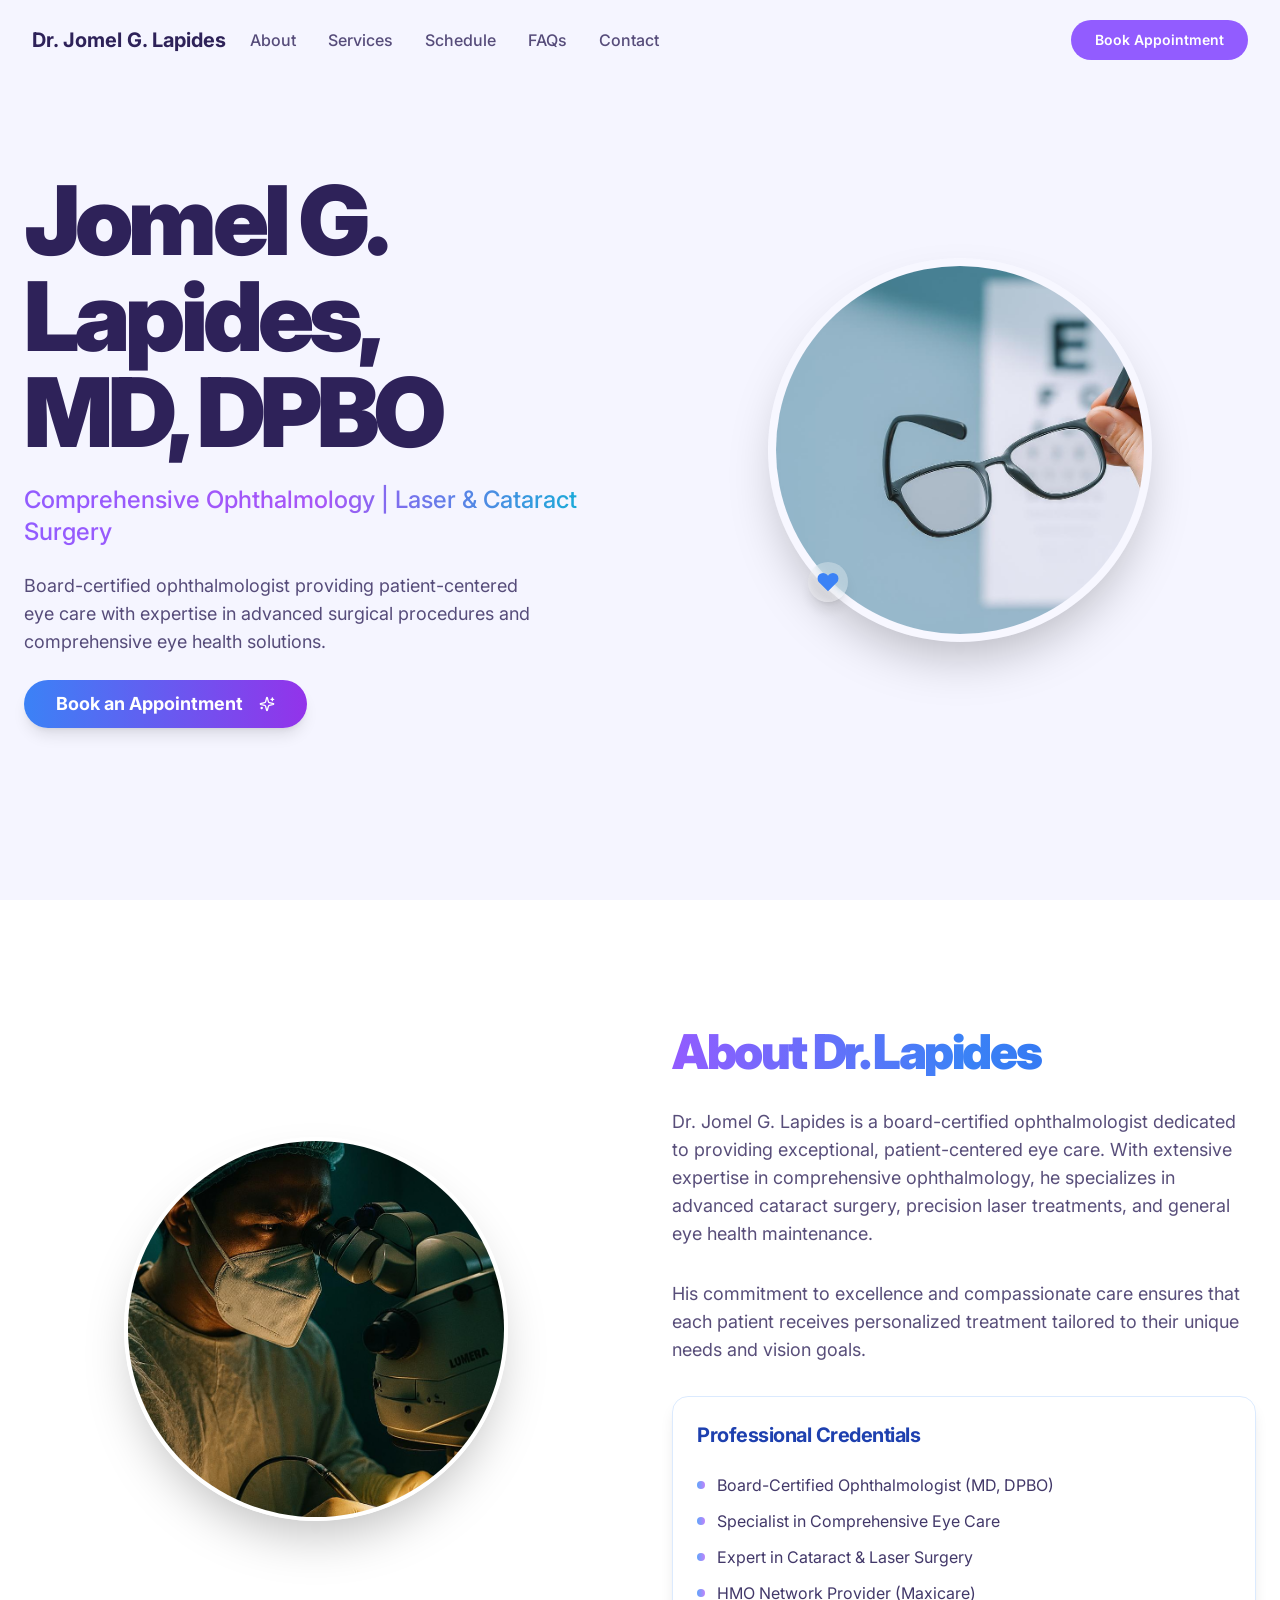
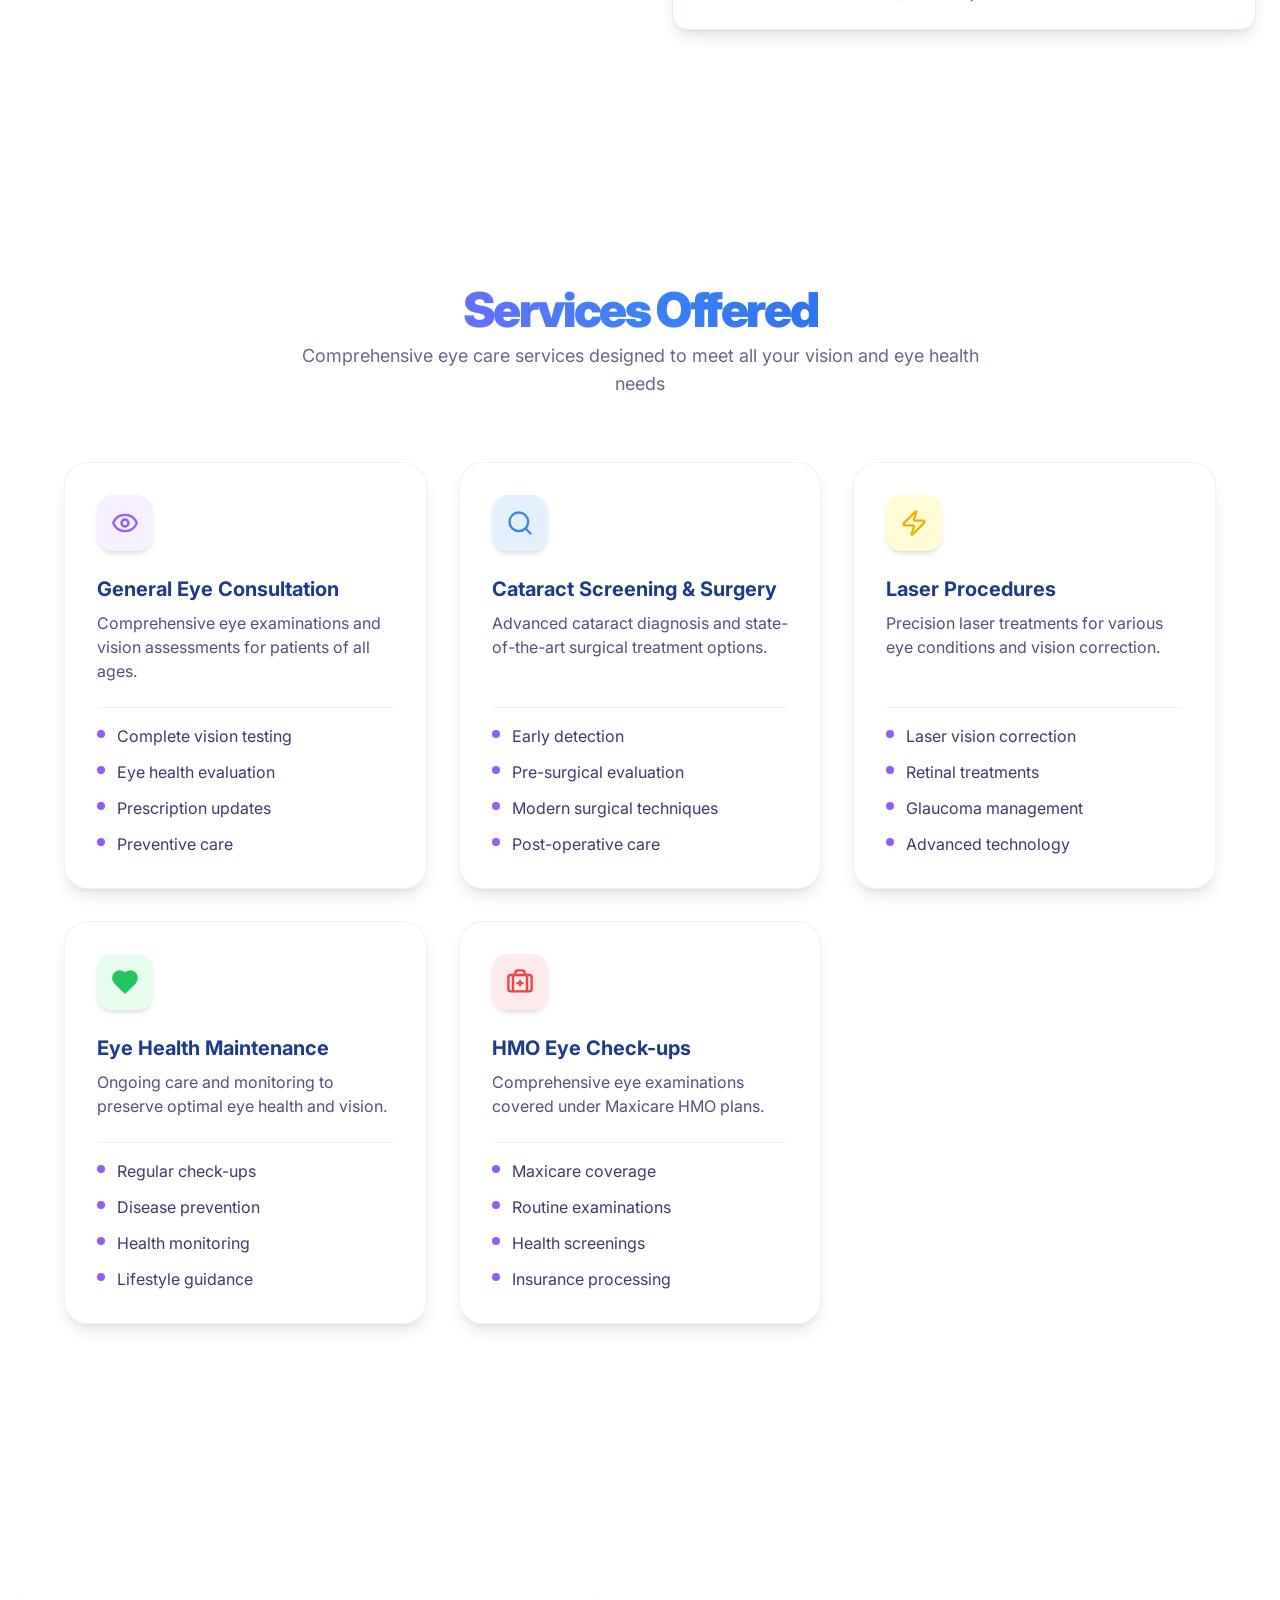
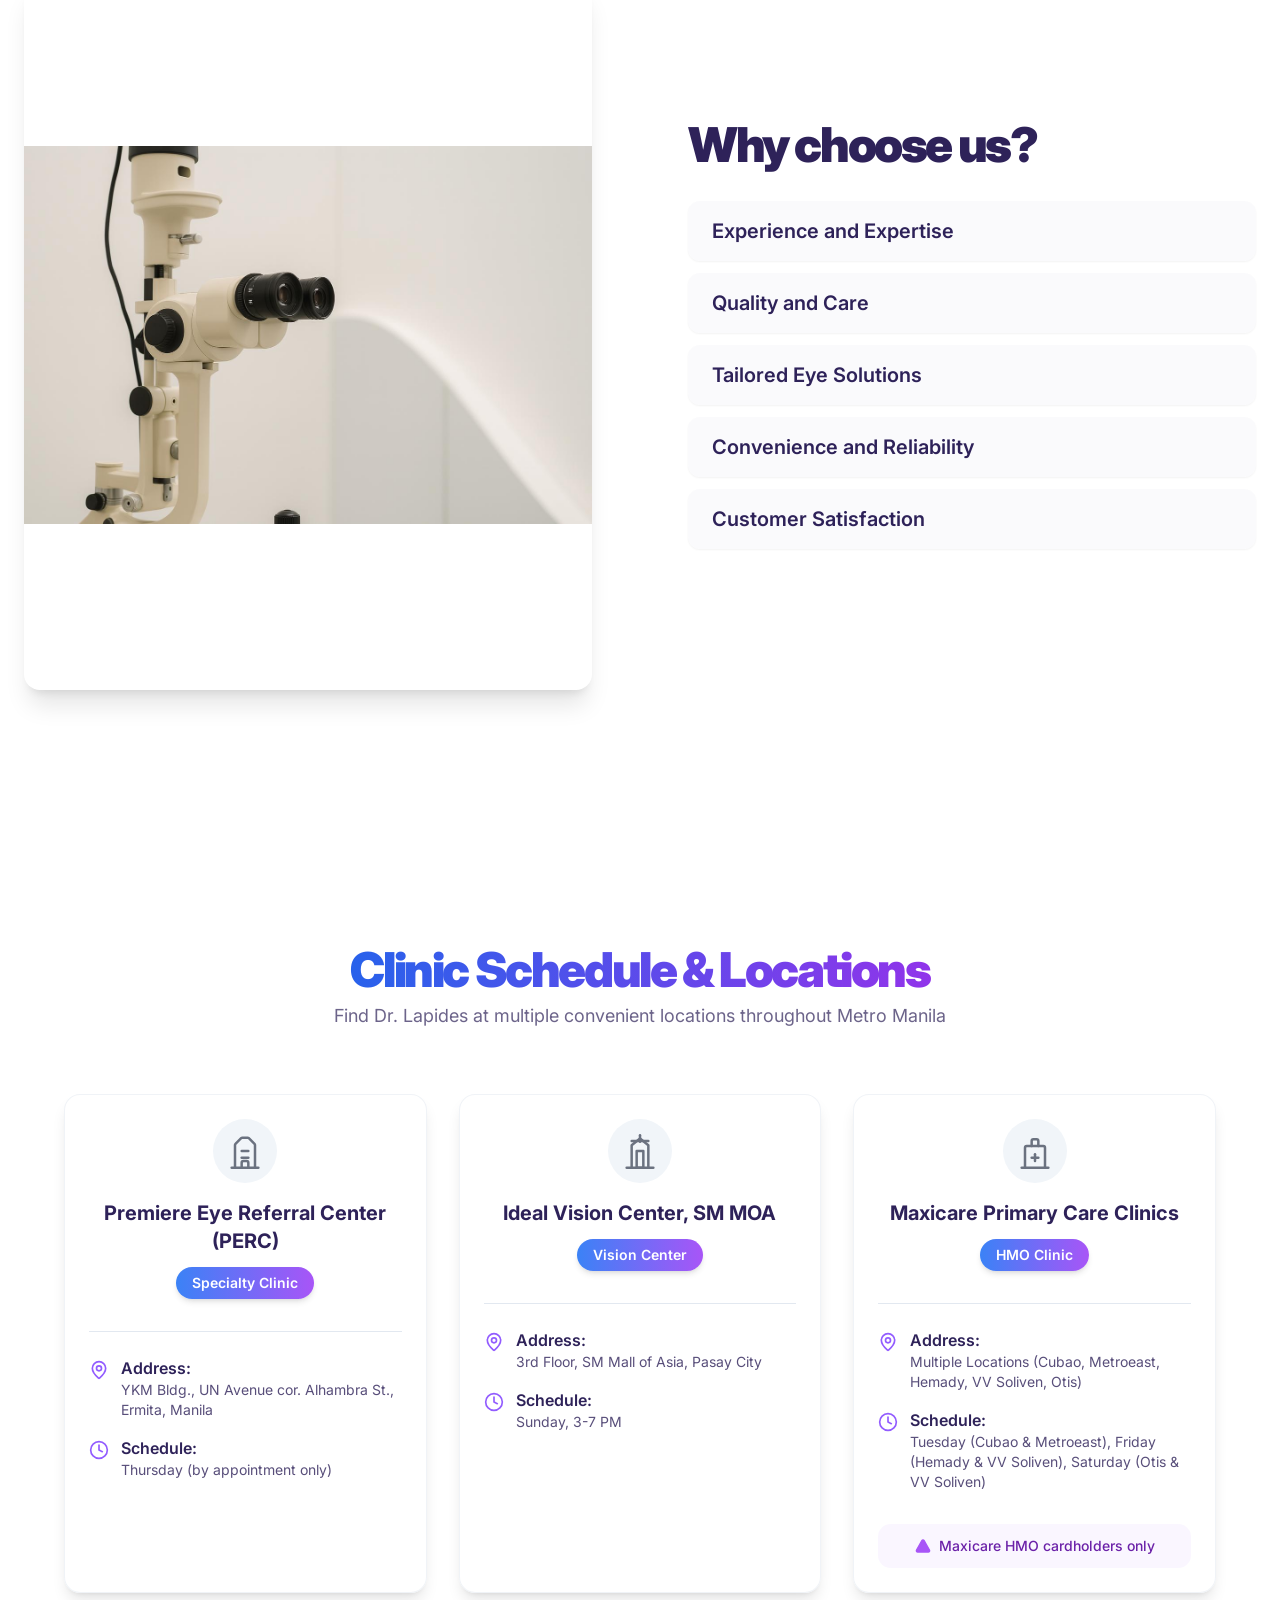
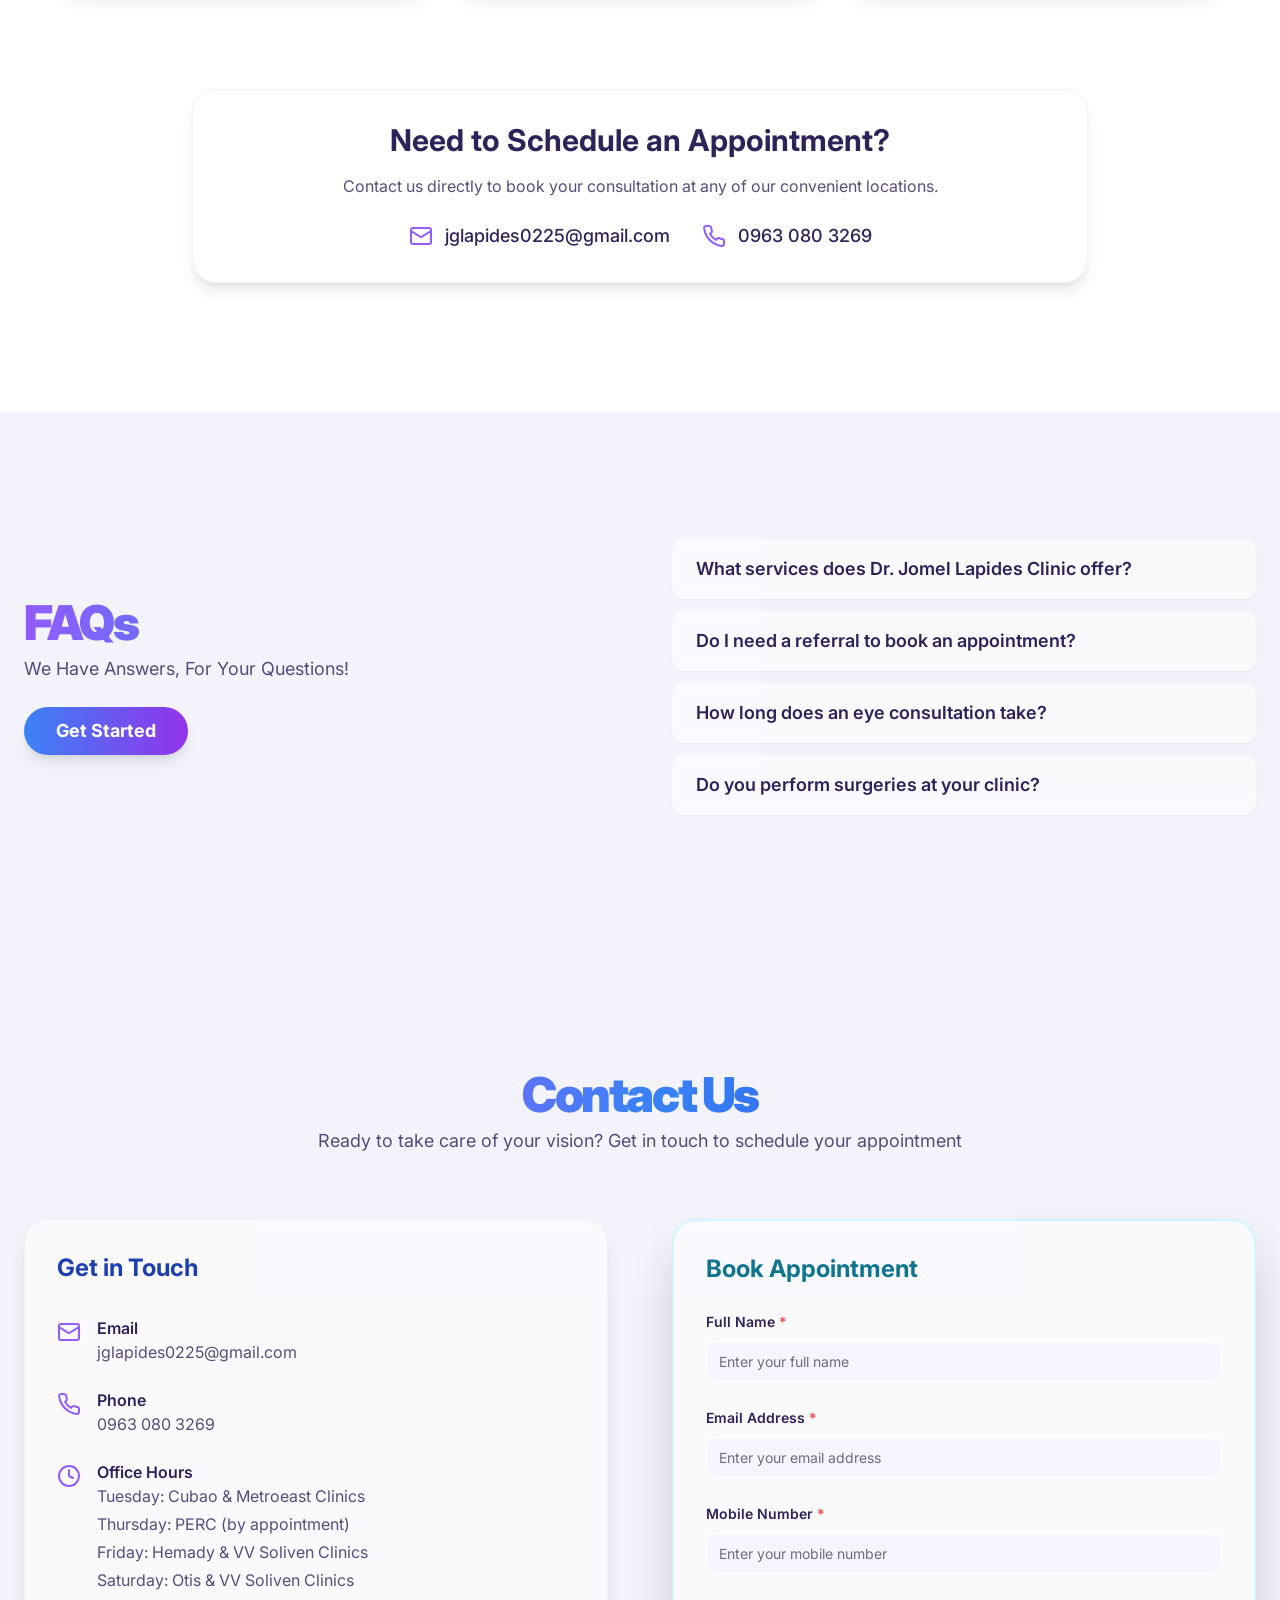
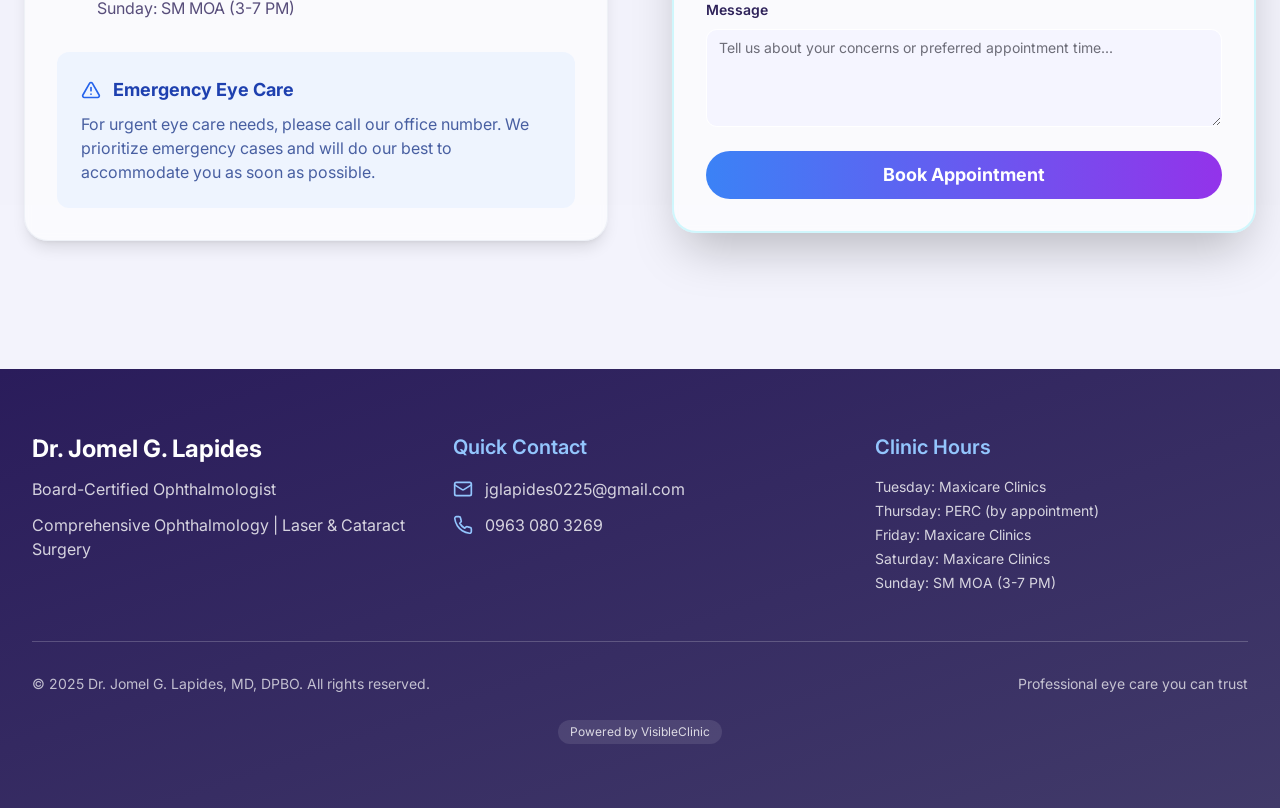
<file: index.html>
<!DOCTYPE html><html lang="en" class="scroll-smooth"><head><meta charSet="utf-8"/><meta name="viewport" content="width=device-width, initial-scale=1"/><link rel="stylesheet" href="/_next/static/css/27504c306f6ff214.css" data-precedence="next"/><link rel="preload" as="script" fetchPriority="low" href="/_next/static/chunks/webpack-3a68ca926a023bb8.js"/><script src="/_next/static/chunks/4bd1b696-4ad49f259c53d116.js" async=""></script><script src="/_next/static/chunks/684-8156c1d986307c7c.js" async=""></script><script src="/_next/static/chunks/main-app-fd28013071f39646.js" async=""></script><script src="/_next/static/chunks/222-5253d35c13b6e7be.js" async=""></script><script src="/_next/static/chunks/app/layout-71f05ca85753371d.js" async=""></script><script src="/_next/static/chunks/465-a06384dd640aa33e.js" async=""></script><script src="/_next/static/chunks/app/page-841d1129beef1e3b.js" async=""></script><link rel="preconnect" href="https://fonts.googleapis.com"/><link rel="preconnect" href="https://fonts.gstatic.com" crossorigin="anonymous"/><link href="https://fonts.googleapis.com/css2?family=Inter:wght@400;500;700;900&amp;display=swap" rel="stylesheet"/><title>Lapides Eye Care | Dr. Jomel G. Lapides, MD, DPBO</title><meta name="description" content="Comprehensive ophthalmology services in the Philippines, specializing in laser and cataract surgery. Book an appointment with Dr. Jomel G. Lapides."/><meta name="author" content="Dr. Jomel G. Lapides"/><meta name="keywords" content="ophthalmologist,eye doctor,cataract surgery,laser eye surgery,Jomel Lapides,eye care Philippines,eye clinic,Maxicare ophthalmologist"/><meta property="og:title" content="Lapides Eye Care | Dr. Jomel G. Lapides, MD, DPBO"/><meta property="og:description" content="Expert eye care, from consultations to advanced laser and cataract surgery. Trust your vision to a board-certified ophthalmologist."/><meta property="og:site_name" content="Lapides Eye Care"/><meta property="og:locale" content="en_PH"/><meta property="og:image" content="http://localhost:3000/jomellapides-operating.jpeg"/><meta property="og:type" content="website"/><meta name="twitter:card" content="summary_large_image"/><meta name="twitter:title" content="Lapides Eye Care | Dr. Jomel G. Lapides, MD, DPBO"/><meta name="twitter:description" content="Expert eye care, from consultations to advanced laser and cataract surgery. Trust your vision to a board-certified ophthalmologist."/><meta name="twitter:image" content="http://localhost:3000/jomellapides-operating.jpeg"/><link rel="icon" href="/favicon.ico" type="image/x-icon" sizes="16x16"/><script>document.querySelectorAll('body link[rel="icon"], body link[rel="apple-touch-icon"]').forEach(el => document.head.appendChild(el))</script><script src="/_next/static/chunks/polyfills-42372ed130431b0a.js" noModule=""></script></head><body class="font-body antialiased"><div hidden=""><!--$--><!--/$--></div><div class="flex flex-col min-h-[100dvh] bg-background"><header class="absolute top-0 z-50 w-full bg-transparent"><div class="container flex h-20 items-center"><a class="mr-6 flex items-center" href="#hero"><span class="font-bold text-xl text-foreground">Dr. Jomel G. Lapides</span></a><nav class="hidden flex-1 items-center space-x-8 text-base md:flex"><a class="text-foreground/80 transition-colors hover:text-foreground font-medium" href="#about">About</a><a class="text-foreground/80 transition-colors hover:text-foreground font-medium" href="#services">Services</a><a class="text-foreground/80 transition-colors hover:text-foreground font-medium" href="#schedule">Schedule</a><a class="text-foreground/80 transition-colors hover:text-foreground font-medium" href="#faq">FAQs</a><a class="text-foreground/80 transition-colors hover:text-foreground font-medium" href="#contact">Contact</a></nav><div class="flex flex-1 items-center justify-end space-x-4"><a class="items-center justify-center gap-2 whitespace-nowrap text-sm ring-offset-background transition-colors focus-visible:outline-none focus-visible:ring-2 focus-visible:ring-ring focus-visible:ring-offset-2 disabled:pointer-events-none disabled:opacity-50 [&amp;_svg]:pointer-events-none [&amp;_svg]:size-4 [&amp;_svg]:shrink-0 text-primary-foreground h-10 py-2 hidden md:flex bg-primary hover:bg-primary/90 rounded-full font-semibold px-6" href="#contact">Book Appointment</a><button class="inline-flex items-center justify-center gap-2 whitespace-nowrap rounded-md text-sm font-medium ring-offset-background transition-colors focus-visible:outline-none focus-visible:ring-2 focus-visible:ring-ring focus-visible:ring-offset-2 disabled:pointer-events-none disabled:opacity-50 [&amp;_svg]:pointer-events-none [&amp;_svg]:size-4 [&amp;_svg]:shrink-0 hover:bg-accent hover:text-accent-foreground h-10 w-10 md:hidden" type="button" aria-haspopup="dialog" aria-expanded="false" aria-controls="radix-«Rmndb»" data-state="closed"><svg xmlns="http://www.w3.org/2000/svg" width="24" height="24" viewBox="0 0 24 24" fill="none" stroke="currentColor" stroke-width="2" stroke-linecap="round" stroke-linejoin="round" class="lucide lucide-menu h-6 w-6"><line x1="4" x2="20" y1="12" y2="12"></line><line x1="4" x2="20" y1="6" y2="6"></line><line x1="4" x2="20" y1="18" y2="18"></line></svg><span class="sr-only">Toggle Menu</span></button></div></div></header><main class="flex-1"><section id="hero" class="relative w-full min-h-[90vh] lg:min-h-screen flex items-center justify-center py-24 sm:py-32 md:py-40 overflow-hidden"><div class="absolute rounded-full mix-blend-multiply filter blur-3xl opacity-40 -z-10 w-72 h-72 bg-purple-300 top-[5%] left-[5%]"></div><div class="absolute rounded-full mix-blend-multiply filter blur-3xl opacity-40 -z-10 w-72 h-72 bg-blue-200 top-[20%] right-[10%]"></div><div class="absolute rounded-full mix-blend-multiply filter blur-3xl opacity-40 -z-10 w-72 h-72 bg-purple-200 bottom-[15%] right-[25%]"></div><div class="absolute rounded-full mix-blend-multiply filter blur-3xl opacity-40 -z-10 w-96 h-96 bg-blue-300 bottom-[5%] left-[10%]"></div><div class="absolute top-[15%] left-[10%] w-24 h-24 rounded-full border-2 border-white/20 flex items-center justify-center backdrop-blur-sm -z-10"><svg viewBox="0 0 24 24" fill="none" xmlns="http://www.w3.org/2000/svg" class="w-10 h-10 text-purple-400 opacity-60"><path d="M1 12C1 12 5 4 12 4C19 4 23 12 23 12C23 12 19 20 12 20C5 20 1 12 1 12Z" stroke="currentColor" stroke-width="2" stroke-linecap="round" stroke-linejoin="round"></path><path d="M12 15C13.6569 15 15 13.6569 15 12C15 10.3431 13.6569 9 12 9C10.3431 9 9 10.3431 9 12C9 13.6569 10.3431 15 12 15Z" stroke="currentColor" stroke-width="2" stroke-linecap="round" stroke-linejoin="round"></path></svg></div><div class="absolute bottom-[10%] right-[10%] w-16 h-16 rounded-full bg-white/20 backdrop-blur-sm -z-10"></div><div class="container px-4 md:px-6 z-10"><div class="grid md:grid-cols-2 gap-12 items-center"><div class="space-y-6 text-center md:text-left"><h1 class="text-5xl sm:text-6xl md:text-7xl lg:text-8xl font-black tracking-tighter text-foreground leading-tight">Jomel G. Lapides,<br/> MD, DPBO</h1><p class="text-xl md:text-2xl font-medium text-transparent bg-clip-text bg-gradient-to-r from-primary via-purple-500 to-cyan-500">Comprehensive Ophthalmology | Laser &amp; Cataract Surgery</p><p class="max-w-lg mx-auto md:mx-0 text-foreground/80 md:text-lg">Board-certified ophthalmologist providing patient-centered eye care with expertise in advanced surgical procedures and comprehensive eye health solutions.</p><div class="flex justify-center md:justify-start"><a class="inline-flex items-center justify-center gap-2 whitespace-nowrap ring-offset-background focus-visible:outline-none focus-visible:ring-2 focus-visible:ring-ring focus-visible:ring-offset-2 disabled:pointer-events-none disabled:opacity-50 [&amp;_svg]:pointer-events-none [&amp;_svg]:size-4 [&amp;_svg]:shrink-0 hover:bg-primary/90 h-11 rounded-full font-bold text-lg px-8 py-6 shadow-lg bg-gradient-to-r from-blue-500 to-purple-600 hover:from-blue-600 hover:to-purple-700 transition-all duration-300 text-primary-foreground transform hover:scale-105" href="#contact">Book an Appointment<svg xmlns="http://www.w3.org/2000/svg" width="24" height="24" viewBox="0 0 24 24" fill="none" stroke="currentColor" stroke-width="2" stroke-linecap="round" stroke-linejoin="round" class="lucide lucide-sparkles ml-2 h-5 w-5"><path d="M9.937 15.5A2 2 0 0 0 8.5 14.063l-6.135-1.582a.5.5 0 0 1 0-.962L8.5 9.936A2 2 0 0 0 9.937 8.5l1.582-6.135a.5.5 0 0 1 .963 0L14.063 8.5A2 2 0 0 0 15.5 9.937l6.135 1.581a.5.5 0 0 1 0 .964L15.5 14.063a2 2 0 0 0-1.437 1.437l-1.582 6.135a.5.5 0 0 1-.963 0z"></path><path d="M20 3v4"></path><path d="M22 5h-4"></path><path d="M4 17v2"></path><path d="M5 18H3"></path></svg></a></div></div><div class="hidden md:flex justify-center items-center"><div class="relative"><div class="w-80 h-80 lg:w-96 lg:h-96 p-2 bg-white/20 rounded-full shadow-2xl backdrop-blur-sm"><img alt="A pair of stylish eyeglasses" data-ai-hint="eyeglasses table" loading="lazy" width="400" height="400" decoding="async" data-nimg="1" class="rounded-full object-cover w-full h-full" style="color:transparent" src="/glasses.jpeg"/><div class="absolute bottom-10 left-10 p-2 bg-white/30 rounded-full shadow-lg backdrop-blur-sm"><svg viewBox="0 0 24 24" fill="currentColor" xmlns="http://www.w3.org/2000/svg" class="w-6 h-6 text-blue-500"><path d="M20.84 4.61a5.5 5.5 0 0 0-7.78 0L12 5.67l-1.06-1.06a5.5 5.5 0 0 0-7.78 7.78l1.06 1.06L12 21.23l7.78-7.78 1.06-1.06a5.5 5.5 0 0 0 0-7.78z"></path></svg></div></div></div></div></div></div></section><section id="about" class="relative w-full py-24 sm:py-32 overflow-hidden bg-white"><div class="absolute rounded-full mix-blend-multiply filter blur-3xl opacity-40 -z-20 w-[30rem] h-[30rem] bg-purple-200 top-0 -left-32"></div><div class="absolute rounded-full mix-blend-multiply filter blur-3xl opacity-40 -z-20 w-[30rem] h-[30rem] bg-blue-200 bottom-0 -right-32"></div><div class="container px-4 md:px-6 relative"><div class="absolute top-0 right-0 w-64 h-64 bg-gradient-to-br from-purple-100 to-blue-100 rounded-full opacity-60 -z-10"></div><div class="grid md:grid-cols-2 gap-16 items-center"><div class="relative flex justify-center items-center min-h-[400px]"><div class="relative w-80 h-80 lg:w-96 lg:h-96 rounded-full overflow-hidden shadow-2xl border-4 border-white"><img alt="Dr. Jomel Lapides operating on a patient" data-ai-hint="doctor operating" loading="lazy" decoding="async" data-nimg="fill" class="object-cover" style="position:absolute;height:100%;width:100%;left:0;top:0;right:0;bottom:0;color:transparent" src="/jomellapides-operating.jpeg"/></div><div class="absolute w-48 h-48 bg-gradient-to-br from-blue-100 to-purple-100 rounded-full -bottom-8 -left-8 opacity-70 -z-10"></div></div><div class="space-y-8 z-10"><h2 class="text-5xl font-black tracking-tighter text-center md:text-left bg-gradient-to-r from-primary via-blue-500 to-blue-600 bg-clip-text text-transparent">About Dr. Lapides</h2><p class="text-lg text-foreground/80">Dr. Jomel G. Lapides is a board-certified ophthalmologist dedicated to providing exceptional, patient-centered eye care. With extensive expertise in comprehensive ophthalmology, he specializes in advanced cataract surgery, precision laser treatments, and general eye health maintenance.</p><p class="text-lg text-foreground/80">His commitment to excellence and compassionate care ensures that each patient receives personalized treatment tailored to their unique needs and vision goals.</p><div class="border text-card-foreground bg-white/60 backdrop-blur-sm border-blue-100 shadow-lg rounded-2xl"><div class="flex flex-col space-y-1.5 p-6"><div class="tracking-tight text-xl font-bold text-blue-800">Professional Credentials</div></div><div class="p-6 pt-0"><ul class="space-y-3"><li class="flex items-center"><div class="w-2 h-2 rounded-full bg-gradient-to-r from-blue-400 to-purple-400 mr-3 shrink-0"></div><span class="text-foreground/90">Board-Certified Ophthalmologist (MD, DPBO)</span></li><li class="flex items-center"><div class="w-2 h-2 rounded-full bg-gradient-to-r from-blue-400 to-purple-400 mr-3 shrink-0"></div><span class="text-foreground/90">Specialist in Comprehensive Eye Care</span></li><li class="flex items-center"><div class="w-2 h-2 rounded-full bg-gradient-to-r from-blue-400 to-purple-400 mr-3 shrink-0"></div><span class="text-foreground/90">Expert in Cataract &amp; Laser Surgery</span></li><li class="flex items-center"><div class="w-2 h-2 rounded-full bg-gradient-to-r from-blue-400 to-purple-400 mr-3 shrink-0"></div><span class="text-foreground/90">HMO Network Provider (Maxicare)</span></li></ul></div></div></div></div></div></section><section id="services" class="w-full relative py-24 sm:py-32 bg-white overflow-hidden"><div class="absolute rounded-full mix-blend-multiply filter blur-3xl opacity-40 -z-10 w-96 h-96 bg-blue-200 -top-16 right-0"></div><div class="absolute rounded-full mix-blend-multiply filter blur-3xl opacity-40 -z-10 w-96 h-96 bg-purple-200 -bottom-32 -left-16"></div><div class="container px-4 md:px-6"><div class="flex flex-col items-center justify-center space-y-4 text-center mb-16"><div class="space-y-2"><h2 class="text-5xl font-black tracking-tighter bg-gradient-to-r from-primary via-blue-500 to-blue-600 bg-clip-text text-transparent">Services Offered</h2><p class="max-w-[700px] text-foreground/70 md:text-lg">Comprehensive eye care services designed to meet all your vision and eye health needs</p></div></div><div class="mx-auto grid max-w-sm gap-8 sm:max-w-none sm:grid-cols-2 lg:grid-cols-3 xl:max-w-6xl"><div class="text-card-foreground flex flex-col p-8 bg-white/50 backdrop-blur-sm border border-purple-100/80 rounded-3xl shadow-lg transition-all duration-300 hover:shadow-2xl hover:-translate-y-2"><div class="flex flex-col items-start gap-6 p-0 h-full"><div class="w-14 h-14 flex items-center justify-center rounded-2xl shadow-md bg-purple-100/70"><svg xmlns="http://www.w3.org/2000/svg" width="24" height="24" viewBox="0 0 24 24" fill="none" stroke="currentColor" stroke-width="2" stroke-linecap="round" stroke-linejoin="round" class="lucide lucide-eye h-7 w-7 text-primary"><path d="M2.062 12.348a1 1 0 0 1 0-.696 10.75 10.75 0 0 1 19.876 0 1 1 0 0 1 0 .696 10.75 10.75 0 0 1-19.876 0"></path><circle cx="12" cy="12" r="3"></circle></svg></div><div class="space-y-2"><h3 class="text-xl font-bold text-blue-900">General Eye Consultation</h3><p class="text-foreground/80 text-base">Comprehensive eye examinations and vision assessments for patients of all ages.</p></div><ul class="space-y-3 pt-4 border-t border-purple-100/80 w-full mt-auto"><li class="flex items-start"><div class="w-2 h-2 rounded-full bg-primary mr-3 shrink-0 mt-[0.4rem]"></div><span class="text-foreground/90">Complete vision testing</span></li><li class="flex items-start"><div class="w-2 h-2 rounded-full bg-primary mr-3 shrink-0 mt-[0.4rem]"></div><span class="text-foreground/90">Eye health evaluation</span></li><li class="flex items-start"><div class="w-2 h-2 rounded-full bg-primary mr-3 shrink-0 mt-[0.4rem]"></div><span class="text-foreground/90">Prescription updates</span></li><li class="flex items-start"><div class="w-2 h-2 rounded-full bg-primary mr-3 shrink-0 mt-[0.4rem]"></div><span class="text-foreground/90">Preventive care</span></li></ul></div></div><div class="text-card-foreground flex flex-col p-8 bg-white/50 backdrop-blur-sm border border-purple-100/80 rounded-3xl shadow-lg transition-all duration-300 hover:shadow-2xl hover:-translate-y-2"><div class="flex flex-col items-start gap-6 p-0 h-full"><div class="w-14 h-14 flex items-center justify-center rounded-2xl shadow-md bg-blue-100/70"><svg xmlns="http://www.w3.org/2000/svg" width="24" height="24" viewBox="0 0 24 24" fill="none" stroke="currentColor" stroke-width="2" stroke-linecap="round" stroke-linejoin="round" class="lucide lucide-search h-7 w-7 text-blue-500"><circle cx="11" cy="11" r="8"></circle><path d="m21 21-4.3-4.3"></path></svg></div><div class="space-y-2"><h3 class="text-xl font-bold text-blue-900">Cataract Screening &amp; Surgery</h3><p class="text-foreground/80 text-base">Advanced cataract diagnosis and state-of-the-art surgical treatment options.</p></div><ul class="space-y-3 pt-4 border-t border-purple-100/80 w-full mt-auto"><li class="flex items-start"><div class="w-2 h-2 rounded-full bg-primary mr-3 shrink-0 mt-[0.4rem]"></div><span class="text-foreground/90">Early detection</span></li><li class="flex items-start"><div class="w-2 h-2 rounded-full bg-primary mr-3 shrink-0 mt-[0.4rem]"></div><span class="text-foreground/90">Pre-surgical evaluation</span></li><li class="flex items-start"><div class="w-2 h-2 rounded-full bg-primary mr-3 shrink-0 mt-[0.4rem]"></div><span class="text-foreground/90">Modern surgical techniques</span></li><li class="flex items-start"><div class="w-2 h-2 rounded-full bg-primary mr-3 shrink-0 mt-[0.4rem]"></div><span class="text-foreground/90">Post-operative care</span></li></ul></div></div><div class="text-card-foreground flex flex-col p-8 bg-white/50 backdrop-blur-sm border border-purple-100/80 rounded-3xl shadow-lg transition-all duration-300 hover:shadow-2xl hover:-translate-y-2"><div class="flex flex-col items-start gap-6 p-0 h-full"><div class="w-14 h-14 flex items-center justify-center rounded-2xl shadow-md bg-yellow-100/70"><svg xmlns="http://www.w3.org/2000/svg" width="24" height="24" viewBox="0 0 24 24" fill="none" stroke="currentColor" stroke-width="2" stroke-linecap="round" stroke-linejoin="round" class="lucide lucide-zap h-7 w-7 text-yellow-500"><path d="M4 14a1 1 0 0 1-.78-1.63l9.9-10.2a.5.5 0 0 1 .86.46l-1.92 6.02A1 1 0 0 0 13 10h7a1 1 0 0 1 .78 1.63l-9.9 10.2a.5.5 0 0 1-.86-.46l1.92-6.02A1 1 0 0 0 11 14z"></path></svg></div><div class="space-y-2"><h3 class="text-xl font-bold text-blue-900">Laser Procedures</h3><p class="text-foreground/80 text-base">Precision laser treatments for various eye conditions and vision correction.</p></div><ul class="space-y-3 pt-4 border-t border-purple-100/80 w-full mt-auto"><li class="flex items-start"><div class="w-2 h-2 rounded-full bg-primary mr-3 shrink-0 mt-[0.4rem]"></div><span class="text-foreground/90">Laser vision correction</span></li><li class="flex items-start"><div class="w-2 h-2 rounded-full bg-primary mr-3 shrink-0 mt-[0.4rem]"></div><span class="text-foreground/90">Retinal treatments</span></li><li class="flex items-start"><div class="w-2 h-2 rounded-full bg-primary mr-3 shrink-0 mt-[0.4rem]"></div><span class="text-foreground/90">Glaucoma management</span></li><li class="flex items-start"><div class="w-2 h-2 rounded-full bg-primary mr-3 shrink-0 mt-[0.4rem]"></div><span class="text-foreground/90">Advanced technology</span></li></ul></div></div><div class="text-card-foreground flex flex-col p-8 bg-white/50 backdrop-blur-sm border border-purple-100/80 rounded-3xl shadow-lg transition-all duration-300 hover:shadow-2xl hover:-translate-y-2"><div class="flex flex-col items-start gap-6 p-0 h-full"><div class="w-14 h-14 flex items-center justify-center rounded-2xl shadow-md bg-green-100/70"><svg xmlns="http://www.w3.org/2000/svg" width="24" height="24" viewBox="0 0 24 24" fill="none" stroke="currentColor" stroke-width="2" stroke-linecap="round" stroke-linejoin="round" class="lucide lucide-heart h-7 w-7 text-green-500 fill-green-500"><path d="M19 14c1.49-1.46 3-3.21 3-5.5A5.5 5.5 0 0 0 16.5 3c-1.76 0-3 .5-4.5 2-1.5-1.5-2.74-2-4.5-2A5.5 5.5 0 0 0 2 8.5c0 2.3 1.5 4.05 3 5.5l7 7Z"></path></svg></div><div class="space-y-2"><h3 class="text-xl font-bold text-blue-900">Eye Health Maintenance</h3><p class="text-foreground/80 text-base">Ongoing care and monitoring to preserve optimal eye health and vision.</p></div><ul class="space-y-3 pt-4 border-t border-purple-100/80 w-full mt-auto"><li class="flex items-start"><div class="w-2 h-2 rounded-full bg-primary mr-3 shrink-0 mt-[0.4rem]"></div><span class="text-foreground/90">Regular check-ups</span></li><li class="flex items-start"><div class="w-2 h-2 rounded-full bg-primary mr-3 shrink-0 mt-[0.4rem]"></div><span class="text-foreground/90">Disease prevention</span></li><li class="flex items-start"><div class="w-2 h-2 rounded-full bg-primary mr-3 shrink-0 mt-[0.4rem]"></div><span class="text-foreground/90">Health monitoring</span></li><li class="flex items-start"><div class="w-2 h-2 rounded-full bg-primary mr-3 shrink-0 mt-[0.4rem]"></div><span class="text-foreground/90">Lifestyle guidance</span></li></ul></div></div><div class="text-card-foreground flex flex-col p-8 bg-white/50 backdrop-blur-sm border border-purple-100/80 rounded-3xl shadow-lg transition-all duration-300 hover:shadow-2xl hover:-translate-y-2"><div class="flex flex-col items-start gap-6 p-0 h-full"><div class="w-14 h-14 flex items-center justify-center rounded-2xl shadow-md bg-red-100/70"><svg xmlns="http://www.w3.org/2000/svg" width="24" height="24" viewBox="0 0 24 24" fill="none" stroke="currentColor" stroke-width="2" stroke-linecap="round" stroke-linejoin="round" class="lucide lucide-briefcase-medical h-7 w-7 text-red-500"><path d="M12 11v4"></path><path d="M14 13h-4"></path><path d="M16 6V4a2 2 0 0 0-2-2h-4a2 2 0 0 0-2 2v2"></path><path d="M18 6v14"></path><path d="M6 6v14"></path><rect width="20" height="14" x="2" y="6" rx="2"></rect></svg></div><div class="space-y-2"><h3 class="text-xl font-bold text-blue-900">HMO Eye Check-ups</h3><p class="text-foreground/80 text-base">Comprehensive eye examinations covered under Maxicare HMO plans.</p></div><ul class="space-y-3 pt-4 border-t border-purple-100/80 w-full mt-auto"><li class="flex items-start"><div class="w-2 h-2 rounded-full bg-primary mr-3 shrink-0 mt-[0.4rem]"></div><span class="text-foreground/90">Maxicare coverage</span></li><li class="flex items-start"><div class="w-2 h-2 rounded-full bg-primary mr-3 shrink-0 mt-[0.4rem]"></div><span class="text-foreground/90">Routine examinations</span></li><li class="flex items-start"><div class="w-2 h-2 rounded-full bg-primary mr-3 shrink-0 mt-[0.4rem]"></div><span class="text-foreground/90">Health screenings</span></li><li class="flex items-start"><div class="w-2 h-2 rounded-full bg-primary mr-3 shrink-0 mt-[0.4rem]"></div><span class="text-foreground/90">Insurance processing</span></li></ul></div></div></div></div></section><section id="why-us" class="w-full py-24 sm:py-32 bg-white"><div class="container px-4 md:px-6"><div class="grid md:grid-cols-2 gap-16 lg:gap-24 items-center"><div class="relative rounded-2xl overflow-hidden shadow-xl aspect-[4/5]"><img alt="Patient undergoing an eye examination with a phoropter" data-ai-hint="eye exam" loading="lazy" decoding="async" data-nimg="fill" class="object-contain" style="position:absolute;height:100%;width:100%;left:0;top:0;right:0;bottom:0;color:transparent" src="/slitlamp.jpeg"/></div><div class="space-y-8"><h2 class="text-5xl font-black tracking-tighter text-foreground">Why choose us?</h2><div class="w-full space-y-3" data-orientation="vertical"><div data-state="closed" data-orientation="vertical" class="border-b-0 rounded-xl bg-secondary/30 transition-all hover:bg-secondary/60 shadow-sm"><h3 data-orientation="vertical" data-state="closed" class="flex"><button type="button" aria-controls="radix-«R2d97db»" aria-expanded="false" data-state="closed" data-orientation="vertical" id="radix-«Rd97db»" class="flex flex-1 items-center justify-between py-4 transition-all text-left no-underline hover:no-underline px-6 text-xl font-semibold text-foreground" data-radix-collection-item="">Experience and Expertise</button></h3><div data-state="closed" id="radix-«R2d97db»" hidden="" role="region" aria-labelledby="radix-«Rd97db»" data-orientation="vertical" class="overflow-hidden text-sm transition-all data-[state=closed]:animate-accordion-up data-[state=open]:animate-accordion-down" style="--radix-accordion-content-height:var(--radix-collapsible-content-height);--radix-accordion-content-width:var(--radix-collapsible-content-width)"></div></div><div data-state="closed" data-orientation="vertical" class="border-b-0 rounded-xl bg-secondary/30 transition-all hover:bg-secondary/60 shadow-sm"><h3 data-orientation="vertical" data-state="closed" class="flex"><button type="button" aria-controls="radix-«R2l97db»" aria-expanded="false" data-state="closed" data-orientation="vertical" id="radix-«Rl97db»" class="flex flex-1 items-center justify-between py-4 transition-all text-left no-underline hover:no-underline px-6 text-xl font-semibold text-foreground" data-radix-collection-item="">Quality and Care</button></h3><div data-state="closed" id="radix-«R2l97db»" hidden="" role="region" aria-labelledby="radix-«Rl97db»" data-orientation="vertical" class="overflow-hidden text-sm transition-all data-[state=closed]:animate-accordion-up data-[state=open]:animate-accordion-down" style="--radix-accordion-content-height:var(--radix-collapsible-content-height);--radix-accordion-content-width:var(--radix-collapsible-content-width)"></div></div><div data-state="closed" data-orientation="vertical" class="border-b-0 rounded-xl bg-secondary/30 transition-all hover:bg-secondary/60 shadow-sm"><h3 data-orientation="vertical" data-state="closed" class="flex"><button type="button" aria-controls="radix-«R2t97db»" aria-expanded="false" data-state="closed" data-orientation="vertical" id="radix-«Rt97db»" class="flex flex-1 items-center justify-between py-4 transition-all text-left no-underline hover:no-underline px-6 text-xl font-semibold text-foreground" data-radix-collection-item="">Tailored Eye Solutions</button></h3><div data-state="closed" id="radix-«R2t97db»" hidden="" role="region" aria-labelledby="radix-«Rt97db»" data-orientation="vertical" class="overflow-hidden text-sm transition-all data-[state=closed]:animate-accordion-up data-[state=open]:animate-accordion-down" style="--radix-accordion-content-height:var(--radix-collapsible-content-height);--radix-accordion-content-width:var(--radix-collapsible-content-width)"></div></div><div data-state="closed" data-orientation="vertical" class="border-b-0 rounded-xl bg-secondary/30 transition-all hover:bg-secondary/60 shadow-sm"><h3 data-orientation="vertical" data-state="closed" class="flex"><button type="button" aria-controls="radix-«R3597db»" aria-expanded="false" data-state="closed" data-orientation="vertical" id="radix-«R1597db»" class="flex flex-1 items-center justify-between py-4 transition-all text-left no-underline hover:no-underline px-6 text-xl font-semibold text-foreground" data-radix-collection-item="">Convenience and Reliability</button></h3><div data-state="closed" id="radix-«R3597db»" hidden="" role="region" aria-labelledby="radix-«R1597db»" data-orientation="vertical" class="overflow-hidden text-sm transition-all data-[state=closed]:animate-accordion-up data-[state=open]:animate-accordion-down" style="--radix-accordion-content-height:var(--radix-collapsible-content-height);--radix-accordion-content-width:var(--radix-collapsible-content-width)"></div></div><div data-state="closed" data-orientation="vertical" class="border-b-0 rounded-xl bg-secondary/30 transition-all hover:bg-secondary/60 shadow-sm"><h3 data-orientation="vertical" data-state="closed" class="flex"><button type="button" aria-controls="radix-«R3d97db»" aria-expanded="false" data-state="closed" data-orientation="vertical" id="radix-«R1d97db»" class="flex flex-1 items-center justify-between py-4 transition-all text-left no-underline hover:no-underline px-6 text-xl font-semibold text-foreground" data-radix-collection-item="">Customer Satisfaction</button></h3><div data-state="closed" id="radix-«R3d97db»" hidden="" role="region" aria-labelledby="radix-«R1d97db»" data-orientation="vertical" class="overflow-hidden text-sm transition-all data-[state=closed]:animate-accordion-up data-[state=open]:animate-accordion-down" style="--radix-accordion-content-height:var(--radix-collapsible-content-height);--radix-accordion-content-width:var(--radix-collapsible-content-width)"></div></div></div></div></div></div></section><section id="schedule" class="w-full relative bg-white py-24 sm:py-32 overflow-hidden"><div class="absolute rounded-full mix-blend-multiply filter blur-3xl opacity-30 -z-10 w-[40rem] h-[40rem] bg-blue-200 -top-32 -left-32"></div><div class="absolute rounded-full mix-blend-multiply filter blur-3xl opacity-30 -z-10 w-[40rem] h-[40rem] bg-purple-200 -bottom-32 -right-32"></div><div class="container px-4 md:px-6"><div class="flex flex-col items-center justify-center space-y-4 text-center mb-16"><div class="space-y-2"><h2 class="text-5xl font-black tracking-tighter bg-gradient-to-r from-blue-600 to-purple-600 bg-clip-text text-transparent">Clinic Schedule &amp; Locations</h2><p class="max-w-[700px] text-foreground/70 md:text-lg">Find Dr. Lapides at multiple convenient locations throughout Metro Manila</p></div></div><div class="mx-auto grid max-w-sm gap-8 sm:max-w-none sm:grid-cols-2 lg:grid-cols-3 xl:max-w-6xl"><div class="text-card-foreground flex flex-col p-6 bg-white/70 backdrop-blur-sm rounded-2xl shadow-lg border border-slate-200/50 transition-all duration-300 hover:shadow-xl hover:-translate-y-1"><div class="flex flex-col items-center gap-4 p-0 h-full text-center"><div class="p-3 bg-slate-100 rounded-full"><svg viewBox="0 0 24 24" fill="none" xmlns="http://www.w3.org/2000/svg" class="h-10 w-10 text-gray-500"><path d="M4 22H20" stroke="currentColor" stroke-width="1.5" stroke-linecap="round" stroke-linejoin="round"></path><path d="M6 22V8.4C6 8.13478 6.10536 7.88043 6.29289 7.69289L9.69289 4.29289C9.88043 4.10536 10.1348 4 10.4 4H13.6C13.8652 4 14.1196 4.10536 14.3071 4.29289L17.7071 7.69289C17.8946 7.88043 18 8.13478 18 8.4V22" stroke="currentColor" stroke-width="1.5" stroke-linecap="round" stroke-linejoin="round"></path><path d="M10 12H14" stroke="currentColor" stroke-width="1.5" stroke-linecap="round" stroke-linejoin="round"></path><path d="M10 16H14" stroke="currentColor" stroke-width="1.5" stroke-linecap="round" stroke-linejoin="round"></path><path d="M10 22V19C10 18.4477 10.4477 18 11 18H13C13.5523 18 14 18.4477 14 19V22" stroke="currentColor" stroke-width="1.5" stroke-linecap="round" stroke-linejoin="round"></path></svg></div><div class="space-y-3"><h3 class="text-xl font-bold text-foreground">Premiere Eye Referral Center (PERC)</h3><div class="inline-block px-4 py-1.5 text-sm font-semibold text-white bg-gradient-to-r from-blue-500 to-purple-500 rounded-full shadow-md">Specialty Clinic</div></div><div class="space-y-4 text-left w-full pt-6 mt-4 border-t border-slate-200"><div class="flex items-start gap-3"><svg xmlns="http://www.w3.org/2000/svg" width="24" height="24" viewBox="0 0 24 24" fill="none" stroke="currentColor" stroke-width="2" stroke-linecap="round" stroke-linejoin="round" class="lucide lucide-map-pin h-5 w-5 mt-1 flex-shrink-0 text-primary"><path d="M20 10c0 4.993-5.539 10.193-7.399 11.799a1 1 0 0 1-1.202 0C9.539 20.193 4 14.993 4 10a8 8 0 0 1 16 0"></path><circle cx="12" cy="10" r="3"></circle></svg><div><p class="font-semibold text-foreground text-base">Address:</p><p class="text-foreground/80 text-sm">YKM Bldg., UN Avenue cor. Alhambra St., Ermita, Manila</p></div></div><div class="flex items-start gap-3"><svg xmlns="http://www.w3.org/2000/svg" width="24" height="24" viewBox="0 0 24 24" fill="none" stroke="currentColor" stroke-width="2" stroke-linecap="round" stroke-linejoin="round" class="lucide lucide-clock h-5 w-5 mt-1 flex-shrink-0 text-primary"><circle cx="12" cy="12" r="10"></circle><polyline points="12 6 12 12 16 14"></polyline></svg><div><p class="font-semibold text-foreground text-base">Schedule:</p><p class="text-foreground/80 text-sm">Thursday (by appointment only)</p></div></div></div></div></div><div class="text-card-foreground flex flex-col p-6 bg-white/70 backdrop-blur-sm rounded-2xl shadow-lg border border-slate-200/50 transition-all duration-300 hover:shadow-xl hover:-translate-y-1"><div class="flex flex-col items-center gap-4 p-0 h-full text-center"><div class="p-3 bg-slate-100 rounded-full"><svg viewBox="0 0 24 24" fill="none" xmlns="http://www.w3.org/2000/svg" class="h-10 w-10 text-gray-500"><path d="M4 22H20" stroke="currentColor" stroke-width="1.5" stroke-linecap="round" stroke-linejoin="round"></path><path d="M7 22V8.5L12 4.5L17 8.5V22" stroke="currentColor" stroke-width="1.5" stroke-linecap="round" stroke-linejoin="round"></path><path d="M10 12H14V22H10V12Z" stroke="currentColor" stroke-width="1.5" stroke-linecap="round" stroke-linejoin="round"></path><path d="M7 6H17" stroke="currentColor" stroke-width="1.5" stroke-linecap="round" stroke-linejoin="round"></path><path d="M12 6.5V2.5" stroke="currentColor" stroke-width="1.5" stroke-linecap="round" stroke-linejoin="round"></path></svg></div><div class="space-y-3"><h3 class="text-xl font-bold text-foreground">Ideal Vision Center, SM MOA</h3><div class="inline-block px-4 py-1.5 text-sm font-semibold text-white bg-gradient-to-r from-blue-500 to-purple-500 rounded-full shadow-md">Vision Center</div></div><div class="space-y-4 text-left w-full pt-6 mt-4 border-t border-slate-200"><div class="flex items-start gap-3"><svg xmlns="http://www.w3.org/2000/svg" width="24" height="24" viewBox="0 0 24 24" fill="none" stroke="currentColor" stroke-width="2" stroke-linecap="round" stroke-linejoin="round" class="lucide lucide-map-pin h-5 w-5 mt-1 flex-shrink-0 text-primary"><path d="M20 10c0 4.993-5.539 10.193-7.399 11.799a1 1 0 0 1-1.202 0C9.539 20.193 4 14.993 4 10a8 8 0 0 1 16 0"></path><circle cx="12" cy="10" r="3"></circle></svg><div><p class="font-semibold text-foreground text-base">Address:</p><p class="text-foreground/80 text-sm">3rd Floor, SM Mall of Asia, Pasay City</p></div></div><div class="flex items-start gap-3"><svg xmlns="http://www.w3.org/2000/svg" width="24" height="24" viewBox="0 0 24 24" fill="none" stroke="currentColor" stroke-width="2" stroke-linecap="round" stroke-linejoin="round" class="lucide lucide-clock h-5 w-5 mt-1 flex-shrink-0 text-primary"><circle cx="12" cy="12" r="10"></circle><polyline points="12 6 12 12 16 14"></polyline></svg><div><p class="font-semibold text-foreground text-base">Schedule:</p><p class="text-foreground/80 text-sm">Sunday, 3-7 PM</p></div></div></div></div></div><div class="text-card-foreground flex flex-col p-6 bg-white/70 backdrop-blur-sm rounded-2xl shadow-lg border border-slate-200/50 transition-all duration-300 hover:shadow-xl hover:-translate-y-1"><div class="flex flex-col items-center gap-4 p-0 h-full text-center"><div class="p-3 bg-slate-100 rounded-full"><svg viewBox="0 0 24 24" fill="none" xmlns="http://www.w3.org/2000/svg" class="h-10 w-10 text-gray-500"><path d="M4 22H20" stroke="currentColor" stroke-width="1.5" stroke-linecap="round" stroke-linejoin="round"></path><path d="M6 22V10C6 9.44772 6.44772 9 7 9H17C17.5523 9 18 9.44772 18 10V22" stroke="currentColor" stroke-width="1.5" stroke-linecap="round" stroke-linejoin="round"></path><path d="M10 9V6C10 5.44772 10.4477 5 11 5H13C13.5523 5 14 5.44772 14 6V9" stroke="currentColor" stroke-width="1.5" stroke-linecap="round" stroke-linejoin="round"></path><path d="M12 14V18" stroke="currentColor" stroke-width="1.5" stroke-linecap="round" stroke-linejoin="round"></path><path d="M10 16H14" stroke="currentColor" stroke-width="1.5" stroke-linecap="round" stroke-linejoin="round"></path></svg></div><div class="space-y-3"><h3 class="text-xl font-bold text-foreground">Maxicare Primary Care Clinics</h3><div class="inline-block px-4 py-1.5 text-sm font-semibold text-white bg-gradient-to-r from-blue-500 to-purple-500 rounded-full shadow-md">HMO Clinic</div></div><div class="space-y-4 text-left w-full pt-6 mt-4 border-t border-slate-200"><div class="flex items-start gap-3"><svg xmlns="http://www.w3.org/2000/svg" width="24" height="24" viewBox="0 0 24 24" fill="none" stroke="currentColor" stroke-width="2" stroke-linecap="round" stroke-linejoin="round" class="lucide lucide-map-pin h-5 w-5 mt-1 flex-shrink-0 text-primary"><path d="M20 10c0 4.993-5.539 10.193-7.399 11.799a1 1 0 0 1-1.202 0C9.539 20.193 4 14.993 4 10a8 8 0 0 1 16 0"></path><circle cx="12" cy="10" r="3"></circle></svg><div><p class="font-semibold text-foreground text-base">Address:</p><p class="text-foreground/80 text-sm">Multiple Locations (Cubao, Metroeast, Hemady, VV Soliven, Otis)</p></div></div><div class="flex items-start gap-3"><svg xmlns="http://www.w3.org/2000/svg" width="24" height="24" viewBox="0 0 24 24" fill="none" stroke="currentColor" stroke-width="2" stroke-linecap="round" stroke-linejoin="round" class="lucide lucide-clock h-5 w-5 mt-1 flex-shrink-0 text-primary"><circle cx="12" cy="12" r="10"></circle><polyline points="12 6 12 12 16 14"></polyline></svg><div><p class="font-semibold text-foreground text-base">Schedule:</p><p class="text-foreground/80 text-sm">Tuesday (Cubao &amp; Metroeast), Friday (Hemady &amp; VV Soliven), Saturday (Otis &amp; VV Soliven)</p></div></div></div><div class="w-full mt-auto pt-4"><div class="flex items-center justify-center gap-2 rounded-lg bg-purple-100/40 p-3 text-sm text-purple-800 font-medium"><svg xmlns="http://www.w3.org/2000/svg" width="24" height="24" viewBox="0 0 24 24" fill="none" stroke="currentColor" stroke-width="2" stroke-linecap="round" stroke-linejoin="round" class="lucide lucide-triangle h-4 w-4 text-purple-500 fill-current"><path d="M13.73 4a2 2 0 0 0-3.46 0l-8 14A2 2 0 0 0 4 21h16a2 2 0 0 0 1.73-3Z"></path></svg><span>Maxicare HMO cardholders only</span></div></div></div></div></div><div class="mt-24"><div class="text-card-foreground max-w-4xl mx-auto p-8 bg-white/60 backdrop-blur-sm border border-purple-100/80 rounded-3xl shadow-lg"><div class="p-0 text-center"><h3 class="text-3xl font-bold text-foreground mb-4">Need to Schedule an Appointment?</h3><p class="text-foreground/80 mb-6 max-w-2xl mx-auto">Contact us directly to book your consultation at any of our convenient locations.</p><div class="flex flex-col sm:flex-row justify-center items-center gap-x-8 gap-y-4 text-lg"><a href="mailto:jglapides0225@gmail.com" class="flex items-center gap-3 hover:text-primary transition-colors"><svg xmlns="http://www.w3.org/2000/svg" width="24" height="24" viewBox="0 0 24 24" fill="none" stroke="currentColor" stroke-width="2" stroke-linecap="round" stroke-linejoin="round" class="lucide lucide-mail h-6 w-6 text-primary"><rect width="20" height="16" x="2" y="4" rx="2"></rect><path d="m22 7-8.97 5.7a1.94 1.94 0 0 1-2.06 0L2 7"></path></svg><span class="font-medium text-foreground hover:text-primary">jglapides0225@gmail.com</span></a><div class="flex items-center gap-3"><svg xmlns="http://www.w3.org/2000/svg" width="24" height="24" viewBox="0 0 24 24" fill="none" stroke="currentColor" stroke-width="2" stroke-linecap="round" stroke-linejoin="round" class="lucide lucide-phone h-6 w-6 text-primary"><path d="M22 16.92v3a2 2 0 0 1-2.18 2 19.79 19.79 0 0 1-8.63-3.07 19.5 19.5 0 0 1-6-6 19.79 19.79 0 0 1-3.07-8.67A2 2 0 0 1 4.11 2h3a2 2 0 0 1 2 1.72 12.84 12.84 0 0 0 .7 2.81 2 2 0 0 1-.45 2.11L8.09 9.91a16 16 0 0 0 6 6l1.27-1.27a2 2 0 0 1 2.11-.45 12.84 12.84 0 0 0 2.81.7A2 2 0 0 1 22 16.92z"></path></svg><span class="font-medium text-foreground">0963 080 3269</span></div></div></div></div></div></div></section><section id="faq" class="w-full relative bg-secondary/30 py-24 sm:py-32 overflow-hidden"><div class="absolute rounded-full mix-blend-multiply filter blur-3xl opacity-30 -z-10 w-[40rem] h-[40rem] bg-purple-200 -top-32 -left-32"></div><div class="absolute rounded-full mix-blend-multiply filter blur-3xl opacity-30 -z-10 w-[40rem] h-[40rem] bg-blue-200 -bottom-32 -right-32"></div><div class="container px-4 md:px-6"><div class="grid gap-12 lg:grid-cols-2 lg:gap-16 items-center"><div class="space-y-6 text-center lg:text-left"><div class="space-y-2"><h2 class="text-5xl font-black tracking-tighter bg-gradient-to-r from-primary via-blue-500 to-blue-600 bg-clip-text text-transparent">FAQs</h2><p class="max-w-[700px] mx-auto lg:mx-0 text-foreground/80 md:text-lg">We Have Answers, For Your Questions!</p></div><a class="inline-flex items-center justify-center gap-2 whitespace-nowrap ring-offset-background focus-visible:outline-none focus-visible:ring-2 focus-visible:ring-ring focus-visible:ring-offset-2 disabled:pointer-events-none disabled:opacity-50 [&amp;_svg]:pointer-events-none [&amp;_svg]:size-4 [&amp;_svg]:shrink-0 hover:bg-primary/90 h-11 rounded-full font-bold text-lg px-8 py-6 shadow-lg bg-gradient-to-r from-blue-500 to-purple-600 hover:from-blue-600 hover:to-purple-700 transition-all duration-300 text-primary-foreground transform hover:scale-105" href="#contact">Get Started</a></div><div><div class="w-full space-y-3" data-orientation="vertical"><div data-state="closed" data-orientation="vertical" class="border-b-0 rounded-xl bg-white/60 backdrop-blur-sm shadow-sm transition-all hover:bg-white/80"><h3 data-orientation="vertical" data-state="closed" class="flex"><button type="button" aria-controls="radix-«R2dt7db»" aria-expanded="false" data-state="closed" data-orientation="vertical" id="radix-«Rdt7db»" class="flex flex-1 items-center justify-between py-4 transition-all text-left no-underline hover:no-underline px-6 text-lg font-semibold text-foreground" data-radix-collection-item="">What services does Dr. Jomel Lapides Clinic offer?</button></h3><div data-state="closed" id="radix-«R2dt7db»" hidden="" role="region" aria-labelledby="radix-«Rdt7db»" data-orientation="vertical" class="overflow-hidden text-sm transition-all data-[state=closed]:animate-accordion-up data-[state=open]:animate-accordion-down" style="--radix-accordion-content-height:var(--radix-collapsible-content-height);--radix-accordion-content-width:var(--radix-collapsible-content-width)"></div></div><div data-state="closed" data-orientation="vertical" class="border-b-0 rounded-xl bg-white/60 backdrop-blur-sm shadow-sm transition-all hover:bg-white/80"><h3 data-orientation="vertical" data-state="closed" class="flex"><button type="button" aria-controls="radix-«R2lt7db»" aria-expanded="false" data-state="closed" data-orientation="vertical" id="radix-«Rlt7db»" class="flex flex-1 items-center justify-between py-4 transition-all text-left no-underline hover:no-underline px-6 text-lg font-semibold text-foreground" data-radix-collection-item="">Do I need a referral to book an appointment?</button></h3><div data-state="closed" id="radix-«R2lt7db»" hidden="" role="region" aria-labelledby="radix-«Rlt7db»" data-orientation="vertical" class="overflow-hidden text-sm transition-all data-[state=closed]:animate-accordion-up data-[state=open]:animate-accordion-down" style="--radix-accordion-content-height:var(--radix-collapsible-content-height);--radix-accordion-content-width:var(--radix-collapsible-content-width)"></div></div><div data-state="closed" data-orientation="vertical" class="border-b-0 rounded-xl bg-white/60 backdrop-blur-sm shadow-sm transition-all hover:bg-white/80"><h3 data-orientation="vertical" data-state="closed" class="flex"><button type="button" aria-controls="radix-«R2tt7db»" aria-expanded="false" data-state="closed" data-orientation="vertical" id="radix-«Rtt7db»" class="flex flex-1 items-center justify-between py-4 transition-all text-left no-underline hover:no-underline px-6 text-lg font-semibold text-foreground" data-radix-collection-item="">How long does an eye consultation take?</button></h3><div data-state="closed" id="radix-«R2tt7db»" hidden="" role="region" aria-labelledby="radix-«Rtt7db»" data-orientation="vertical" class="overflow-hidden text-sm transition-all data-[state=closed]:animate-accordion-up data-[state=open]:animate-accordion-down" style="--radix-accordion-content-height:var(--radix-collapsible-content-height);--radix-accordion-content-width:var(--radix-collapsible-content-width)"></div></div><div data-state="closed" data-orientation="vertical" class="border-b-0 rounded-xl bg-white/60 backdrop-blur-sm shadow-sm transition-all hover:bg-white/80"><h3 data-orientation="vertical" data-state="closed" class="flex"><button type="button" aria-controls="radix-«R35t7db»" aria-expanded="false" data-state="closed" data-orientation="vertical" id="radix-«R15t7db»" class="flex flex-1 items-center justify-between py-4 transition-all text-left no-underline hover:no-underline px-6 text-lg font-semibold text-foreground" data-radix-collection-item="">Do you perform surgeries at your clinic?</button></h3><div data-state="closed" id="radix-«R35t7db»" hidden="" role="region" aria-labelledby="radix-«R15t7db»" data-orientation="vertical" class="overflow-hidden text-sm transition-all data-[state=closed]:animate-accordion-up data-[state=open]:animate-accordion-down" style="--radix-accordion-content-height:var(--radix-collapsible-content-height);--radix-accordion-content-width:var(--radix-collapsible-content-width)"></div></div></div></div></div></div></section><section id="contact" class="w-full relative bg-secondary/30 py-24 sm:py-32 overflow-hidden"><div class="absolute rounded-full mix-blend-multiply filter blur-3xl opacity-30 -z-10 w-[40rem] h-[40rem] bg-purple-200 -top-16 -left-32"></div><div class="absolute rounded-full mix-blend-multiply filter blur-3xl opacity-30 -z-10 w-[40rem] h-[40rem] bg-blue-200 -bottom-16 -right-32"></div><div class="container px-4 md:px-6"><div class="flex flex-col items-center justify-center space-y-4 text-center mb-16"><div class="space-y-2"><h2 class="text-5xl font-black tracking-tighter bg-gradient-to-r from-primary via-blue-500 to-blue-600 bg-clip-text text-transparent">Contact Us</h2><p class="max-w-[700px] text-foreground/80 md:text-lg">Ready to take care of your vision? Get in touch to schedule your appointment</p></div></div><div class="grid gap-12 lg:grid-cols-2 lg:gap-16 items-start"><div class="bg-white/60 backdrop-blur-sm border border-slate-200/50 shadow-lg rounded-3xl p-8 space-y-8"><h3 class="text-2xl font-bold text-blue-800">Get in Touch</h3><div class="space-y-6"><div class="flex items-start gap-4"><svg xmlns="http://www.w3.org/2000/svg" width="24" height="24" viewBox="0 0 24 24" fill="none" stroke="currentColor" stroke-width="2" stroke-linecap="round" stroke-linejoin="round" class="lucide lucide-mail h-6 w-6 text-primary mt-1"><rect width="20" height="16" x="2" y="4" rx="2"></rect><path d="m22 7-8.97 5.7a1.94 1.94 0 0 1-2.06 0L2 7"></path></svg><div><h4 class="font-semibold text-foreground">Email</h4><a href="mailto:jglapides0225@gmail.com" class="text-foreground/80 hover:text-primary transition-colors">jglapides0225@gmail.com</a></div></div><div class="flex items-start gap-4"><svg xmlns="http://www.w3.org/2000/svg" width="24" height="24" viewBox="0 0 24 24" fill="none" stroke="currentColor" stroke-width="2" stroke-linecap="round" stroke-linejoin="round" class="lucide lucide-phone h-6 w-6 text-primary mt-1"><path d="M22 16.92v3a2 2 0 0 1-2.18 2 19.79 19.79 0 0 1-8.63-3.07 19.5 19.5 0 0 1-6-6 19.79 19.79 0 0 1-3.07-8.67A2 2 0 0 1 4.11 2h3a2 2 0 0 1 2 1.72 12.84 12.84 0 0 0 .7 2.81 2 2 0 0 1-.45 2.11L8.09 9.91a16 16 0 0 0 6 6l1.27-1.27a2 2 0 0 1 2.11-.45 12.84 12.84 0 0 0 2.81.7A2 2 0 0 1 22 16.92z"></path></svg><div><h4 class="font-semibold text-foreground">Phone</h4><p class="text-foreground/80">0963 080 3269</p></div></div><div class="flex items-start gap-4"><svg xmlns="http://www.w3.org/2000/svg" width="24" height="24" viewBox="0 0 24 24" fill="none" stroke="currentColor" stroke-width="2" stroke-linecap="round" stroke-linejoin="round" class="lucide lucide-clock h-6 w-6 text-primary mt-1"><circle cx="12" cy="12" r="10"></circle><polyline points="12 6 12 12 16 14"></polyline></svg><div><h4 class="font-semibold text-foreground">Office Hours</h4><div class="text-foreground/80 space-y-1"><p>Tuesday: Cubao &amp; Metroeast Clinics</p><p>Thursday: PERC (by appointment)</p><p>Friday: Hemady &amp; VV Soliven Clinics</p><p>Saturday: Otis &amp; VV Soliven Clinics</p><p>Sunday: SM MOA (3-7 PM)</p></div></div></div></div><div class="bg-blue-100/40 rounded-xl p-6"><div class="flex items-center gap-3 mb-2"><svg xmlns="http://www.w3.org/2000/svg" width="24" height="24" viewBox="0 0 24 24" fill="none" stroke="currentColor" stroke-width="2" stroke-linecap="round" stroke-linejoin="round" class="lucide lucide-triangle-alert h-5 w-5 text-blue-600"><path d="m21.73 18-8-14a2 2 0 0 0-3.48 0l-8 14A2 2 0 0 0 4 21h16a2 2 0 0 0 1.73-3"></path><path d="M12 9v4"></path><path d="M12 17h.01"></path></svg><h4 class="font-bold text-blue-800 text-lg">Emergency Eye Care</h4></div><p class="text-blue-900/80">For urgent eye care needs, please call our office number. We prioritize emergency cases and will do our best to accommodate you as soon as possible.</p></div></div><div class="text-card-foreground shadow-2xl rounded-3xl border-2 border-cyan-200/50 bg-white/60 backdrop-blur-sm"><div class="p-8"><h3 class="text-2xl font-bold text-cyan-700 mb-6">Book Appointment</h3><form class="space-y-6"><div class="space-y-2"><label class="text-sm leading-none peer-disabled:cursor-not-allowed peer-disabled:opacity-70 font-semibold" for="fullName">Full Name <span class="text-destructive">*</span></label><input class="flex h-10 w-full rounded-md border border-input bg-background px-3 py-2 text-base ring-offset-background file:border-0 file:bg-transparent file:text-sm file:font-medium file:text-foreground placeholder:text-muted-foreground focus-visible:outline-none focus-visible:ring-2 focus-visible:ring-ring focus-visible:ring-offset-2 disabled:cursor-not-allowed disabled:opacity-50 md:text-sm" id="fullName" placeholder="Enter your full name" aria-label="Full Name" name="fullName"/></div><div class="space-y-2"><label class="text-sm leading-none peer-disabled:cursor-not-allowed peer-disabled:opacity-70 font-semibold" for="email">Email Address <span class="text-destructive">*</span></label><input type="email" class="flex h-10 w-full rounded-md border border-input bg-background px-3 py-2 text-base ring-offset-background file:border-0 file:bg-transparent file:text-sm file:font-medium file:text-foreground placeholder:text-muted-foreground focus-visible:outline-none focus-visible:ring-2 focus-visible:ring-ring focus-visible:ring-offset-2 disabled:cursor-not-allowed disabled:opacity-50 md:text-sm" id="email" placeholder="Enter your email address" aria-label="Email Address" name="email"/></div><div class="space-y-2"><label class="text-sm leading-none peer-disabled:cursor-not-allowed peer-disabled:opacity-70 font-semibold" for="mobile">Mobile Number <span class="text-destructive">*</span></label><input type="tel" class="flex h-10 w-full rounded-md border border-input bg-background px-3 py-2 text-base ring-offset-background file:border-0 file:bg-transparent file:text-sm file:font-medium file:text-foreground placeholder:text-muted-foreground focus-visible:outline-none focus-visible:ring-2 focus-visible:ring-ring focus-visible:ring-offset-2 disabled:cursor-not-allowed disabled:opacity-50 md:text-sm" id="mobile" placeholder="Enter your mobile number" aria-label="Mobile Number" name="mobile"/></div><div class="space-y-2"><label class="text-sm leading-none peer-disabled:cursor-not-allowed peer-disabled:opacity-70 font-semibold" for="message">Message</label><textarea class="flex min-h-[80px] w-full rounded-md border border-input bg-background px-3 py-2 text-base ring-offset-background placeholder:text-muted-foreground focus-visible:outline-none focus-visible:ring-2 focus-visible:ring-ring focus-visible:ring-offset-2 disabled:cursor-not-allowed disabled:opacity-50 md:text-sm" id="message" name="message" placeholder="Tell us about your concerns or preferred appointment time..." rows="4" aria-label="Message"></textarea></div><button class="inline-flex items-center justify-center gap-2 whitespace-nowrap ring-offset-background focus-visible:outline-none focus-visible:ring-2 focus-visible:ring-ring focus-visible:ring-offset-2 disabled:pointer-events-none disabled:opacity-50 [&amp;_svg]:pointer-events-none [&amp;_svg]:size-4 [&amp;_svg]:shrink-0 hover:bg-primary/90 h-10 px-4 w-full font-bold text-lg py-6 bg-gradient-to-r from-blue-500 to-purple-600 hover:from-blue-600 hover:to-purple-700 transition-all duration-300 text-primary-foreground transform hover:scale-105 rounded-full" type="submit">Book Appointment</button></form></div></div></div></div></section></main><footer class="relative bg-gradient-to-br from-[#2a1c5b] to-[#413a69] text-primary-foreground py-16 overflow-hidden"><div class="absolute top-0 left-0 w-64 h-64 bg-blue-500/10 rounded-full filter blur-3xl -translate-x-1/2 -translate-y-1/2 -z-10"></div><div class="absolute bottom-0 right-0 w-80 h-80 bg-purple-500/10 rounded-full filter blur-3xl translate-x-1/2 translate-y-1/2 -z-10"></div><div class="container mx-auto relative z-10"><div class="grid grid-cols-1 md:grid-cols-2 lg:grid-cols-3 gap-12 text-white"><div class="space-y-3"><h3 class="text-2xl font-bold">Dr. Jomel G. Lapides</h3><p class="text-white/80">Board-Certified Ophthalmologist</p><p class="text-white/80">Comprehensive Ophthalmology | Laser &amp; Cataract Surgery</p></div><div class="space-y-4"><h4 class="text-xl font-semibold text-blue-300">Quick Contact</h4><ul class="space-y-3"><li class="flex items-center gap-3"><svg xmlns="http://www.w3.org/2000/svg" width="24" height="24" viewBox="0 0 24 24" fill="none" stroke="currentColor" stroke-width="2" stroke-linecap="round" stroke-linejoin="round" class="lucide lucide-mail h-5 w-5 text-blue-300"><rect width="20" height="16" x="2" y="4" rx="2"></rect><path d="m22 7-8.97 5.7a1.94 1.94 0 0 1-2.06 0L2 7"></path></svg><a href="mailto:jglapides0225@gmail.com" class="text-white/80 hover:text-white transition-colors">jglapides0225@gmail.com</a></li><li class="flex items-center gap-3"><svg xmlns="http://www.w3.org/2000/svg" width="24" height="24" viewBox="0 0 24 24" fill="none" stroke="currentColor" stroke-width="2" stroke-linecap="round" stroke-linejoin="round" class="lucide lucide-phone h-5 w-5 text-blue-300"><path d="M22 16.92v3a2 2 0 0 1-2.18 2 19.79 19.79 0 0 1-8.63-3.07 19.5 19.5 0 0 1-6-6 19.79 19.79 0 0 1-3.07-8.67A2 2 0 0 1 4.11 2h3a2 2 0 0 1 2 1.72 12.84 12.84 0 0 0 .7 2.81 2 2 0 0 1-.45 2.11L8.09 9.91a16 16 0 0 0 6 6l1.27-1.27a2 2 0 0 1 2.11-.45 12.84 12.84 0 0 0 2.81.7A2 2 0 0 1 22 16.92z"></path></svg><span class="text-white/80">0963 080 3269</span></li></ul></div><div class="space-y-4"><h4 class="text-xl font-semibold text-blue-300">Clinic Hours</h4><div class="text-white/80 space-y-1 text-sm"><p>Tuesday: Maxicare Clinics</p><p>Thursday: PERC (by appointment)</p><p>Friday: Maxicare Clinics</p><p>Saturday: Maxicare Clinics</p><p>Sunday: SM MOA (3-7 PM)</p></div></div></div><div class="mt-12 pt-8 border-t border-white/20 text-center"><div class="flex flex-col md:flex-row justify-between items-center text-sm text-white/70"><p>© 2025 Dr. Jomel G. Lapides, MD, DPBO. All rights reserved.</p><p class="mt-4 md:mt-0">Professional eye care you can trust</p></div><div class="mt-6"><a href="https://visibleclinic.com" target="_blank" rel="noopener noreferrer" class="inline-block px-3 py-1 text-xs bg-white/10 text-white/80 rounded-full hover:bg-white/20 transition-colors">Powered by VisibleClinic</a></div></div></div></footer></div><!--$--><!--/$--><div role="region" aria-label="Notifications (F8)" tabindex="-1" style="pointer-events:none"><ol tabindex="-1" class="fixed top-0 z-[100] flex max-h-screen w-full flex-col-reverse p-4 sm:bottom-0 sm:right-0 sm:top-auto sm:flex-col md:max-w-[420px]"></ol></div><script src="/_next/static/chunks/webpack-3a68ca926a023bb8.js" async=""></script><script>(self.__next_f=self.__next_f||[]).push([0])</script><script>self.__next_f.push([1,"1:\"$Sreact.fragment\"\n2:I[7555,[],\"\"]\n3:I[1295,[],\"\"]\n4:I[5928,[\"222\",\"static/chunks/222-5253d35c13b6e7be.js\",\"177\",\"static/chunks/app/layout-71f05ca85753371d.js\"],\"Toaster\"]\n5:I[1780,[\"222\",\"static/chunks/222-5253d35c13b6e7be.js\",\"465\",\"static/chunks/465-a06384dd640aa33e.js\",\"974\",\"static/chunks/app/page-841d1129beef1e3b.js\"],\"default\"]\n6:I[6874,[\"222\",\"static/chunks/222-5253d35c13b6e7be.js\",\"465\",\"static/chunks/465-a06384dd640aa33e.js\",\"974\",\"static/chunks/app/page-841d1129beef1e3b.js\"],\"\"]\n7:I[3063,[\"222\",\"static/chunks/222-5253d35c13b6e7be.js\",\"465\",\"static/chunks/465-a06384dd640aa33e.js\",\"974\",\"static/chunks/app/page-841d1129beef1e3b.js\"],\"Image\"]\n8:I[3254,[\"222\",\"static/chunks/222-5253d35c13b6e7be.js\",\"465\",\"static/chunks/465-a06384dd640aa33e.js\",\"974\",\"static/chunks/app/page-841d1129beef1e3b.js\"],\"default\"]\n9:I[59,[\"222\",\"static/chunks/222-5253d35c13b6e7be.js\",\"465\",\"static/chunks/465-a06384dd640aa33e.js\",\"974\",\"static/chunks/app/page-841d1129beef1e3b.js\"],\"default\"]\na:I[9114,[\"222\",\"static/chunks/222-5253d35c13b6e7be.js\",\"465\",\"static/chunks/465-a06384dd640aa33e.js\",\"974\",\"static/chunks/app/page-841d1129beef1e3b.js\"],\"default\"]\nb:I[9665,[],\"OutletBoundary\"]\ne:I[4911,[],\"AsyncMetadataOutlet\"]\n10:I[9665,[],\"ViewportBoundary\"]\n12:I[9665,[],\"MetadataBoundary\"]\n14:I[6614,[],\"\"]\n:HL[\"/_next/static/css/27504c306f6ff214.css\",\"style\"]\n"])</script><script>self.__next_f.push([1,"0:{\"P\":null,\"b\":\"eggu4YI7ffyy-nmDTX3Bm\",\"p\":\"\",\"c\":[\"\",\"\"],\"i\":false,\"f\":[[[\"\",{\"children\":[\"__PAGE__\",{}]},\"$undefined\",\"$undefined\",true],[\"\",[\"$\",\"$1\",\"c\",{\"children\":[[[\"$\",\"link\",\"0\",{\"rel\":\"stylesheet\",\"href\":\"/_next/static/css/27504c306f6ff214.css\",\"precedence\":\"next\",\"crossOrigin\":\"$undefined\",\"nonce\":\"$undefined\"}]],[\"$\",\"html\",null,{\"lang\":\"en\",\"className\":\"scroll-smooth\",\"children\":[[\"$\",\"head\",null,{\"children\":[[\"$\",\"link\",null,{\"rel\":\"preconnect\",\"href\":\"https://fonts.googleapis.com\"}],[\"$\",\"link\",null,{\"rel\":\"preconnect\",\"href\":\"https://fonts.gstatic.com\",\"crossOrigin\":\"anonymous\"}],[\"$\",\"link\",null,{\"href\":\"https://fonts.googleapis.com/css2?family=Inter:wght@400;500;700;900\u0026display=swap\",\"rel\":\"stylesheet\"}]]}],[\"$\",\"body\",null,{\"className\":\"font-body antialiased\",\"children\":[[\"$\",\"$L2\",null,{\"parallelRouterKey\":\"children\",\"error\":\"$undefined\",\"errorStyles\":\"$undefined\",\"errorScripts\":\"$undefined\",\"template\":[\"$\",\"$L3\",null,{}],\"templateStyles\":\"$undefined\",\"templateScripts\":\"$undefined\",\"notFound\":[[[\"$\",\"title\",null,{\"children\":\"404: This page could not be found.\"}],[\"$\",\"div\",null,{\"style\":{\"fontFamily\":\"system-ui,\\\"Segoe UI\\\",Roboto,Helvetica,Arial,sans-serif,\\\"Apple Color Emoji\\\",\\\"Segoe UI Emoji\\\"\",\"height\":\"100vh\",\"textAlign\":\"center\",\"display\":\"flex\",\"flexDirection\":\"column\",\"alignItems\":\"center\",\"justifyContent\":\"center\"},\"children\":[\"$\",\"div\",null,{\"children\":[[\"$\",\"style\",null,{\"dangerouslySetInnerHTML\":{\"__html\":\"body{color:#000;background:#fff;margin:0}.next-error-h1{border-right:1px solid rgba(0,0,0,.3)}@media (prefers-color-scheme:dark){body{color:#fff;background:#000}.next-error-h1{border-right:1px solid rgba(255,255,255,.3)}}\"}}],[\"$\",\"h1\",null,{\"className\":\"next-error-h1\",\"style\":{\"display\":\"inline-block\",\"margin\":\"0 20px 0 0\",\"padding\":\"0 23px 0 0\",\"fontSize\":24,\"fontWeight\":500,\"verticalAlign\":\"top\",\"lineHeight\":\"49px\"},\"children\":404}],[\"$\",\"div\",null,{\"style\":{\"display\":\"inline-block\"},\"children\":[\"$\",\"h2\",null,{\"style\":{\"fontSize\":14,\"fontWeight\":400,\"lineHeight\":\"49px\",\"margin\":0},\"children\":\"This page could not be found.\"}]}]]}]}]],[]],\"forbidden\":\"$undefined\",\"unauthorized\":\"$undefined\"}],[\"$\",\"$L4\",null,{}]]}]]}]]}],{\"children\":[\"__PAGE__\",[\"$\",\"$1\",\"c\",{\"children\":[[\"$\",\"div\",null,{\"className\":\"flex flex-col min-h-[100dvh] bg-background\",\"children\":[[\"$\",\"$L5\",null,{}],[\"$\",\"main\",null,{\"className\":\"flex-1\",\"children\":[[\"$\",\"section\",null,{\"id\":\"hero\",\"className\":\"relative w-full min-h-[90vh] lg:min-h-screen flex items-center justify-center py-24 sm:py-32 md:py-40 overflow-hidden\",\"children\":[[\"$\",\"div\",null,{\"className\":\"absolute rounded-full mix-blend-multiply filter blur-3xl opacity-40 -z-10 w-72 h-72 bg-purple-300 top-[5%] left-[5%]\"}],[\"$\",\"div\",null,{\"className\":\"absolute rounded-full mix-blend-multiply filter blur-3xl opacity-40 -z-10 w-72 h-72 bg-blue-200 top-[20%] right-[10%]\"}],[\"$\",\"div\",null,{\"className\":\"absolute rounded-full mix-blend-multiply filter blur-3xl opacity-40 -z-10 w-72 h-72 bg-purple-200 bottom-[15%] right-[25%]\"}],[\"$\",\"div\",null,{\"className\":\"absolute rounded-full mix-blend-multiply filter blur-3xl opacity-40 -z-10 w-96 h-96 bg-blue-300 bottom-[5%] left-[10%]\"}],[\"$\",\"div\",null,{\"className\":\"absolute top-[15%] left-[10%] w-24 h-24 rounded-full border-2 border-white/20 flex items-center justify-center backdrop-blur-sm -z-10\",\"children\":[\"$\",\"svg\",null,{\"viewBox\":\"0 0 24 24\",\"fill\":\"none\",\"xmlns\":\"http://www.w3.org/2000/svg\",\"className\":\"w-10 h-10 text-purple-400 opacity-60\",\"children\":[[\"$\",\"path\",null,{\"d\":\"M1 12C1 12 5 4 12 4C19 4 23 12 23 12C23 12 19 20 12 20C5 20 1 12 1 12Z\",\"stroke\":\"currentColor\",\"strokeWidth\":\"2\",\"strokeLinecap\":\"round\",\"strokeLinejoin\":\"round\"}],[\"$\",\"path\",null,{\"d\":\"M12 15C13.6569 15 15 13.6569 15 12C15 10.3431 13.6569 9 12 9C10.3431 9 9 10.3431 9 12C9 13.6569 10.3431 15 12 15Z\",\"stroke\":\"currentColor\",\"strokeWidth\":\"2\",\"strokeLinecap\":\"round\",\"strokeLinejoin\":\"round\"}]]}]}],[\"$\",\"div\",null,{\"className\":\"absolute bottom-[10%] right-[10%] w-16 h-16 rounded-full bg-white/20 backdrop-blur-sm -z-10\"}],[\"$\",\"div\",null,{\"className\":\"container px-4 md:px-6 z-10\",\"children\":[\"$\",\"div\",null,{\"className\":\"grid md:grid-cols-2 gap-12 items-center\",\"children\":[[\"$\",\"div\",null,{\"className\":\"space-y-6 text-center md:text-left\",\"children\":[[\"$\",\"h1\",null,{\"className\":\"text-5xl sm:text-6xl md:text-7xl lg:text-8xl font-black tracking-tighter text-foreground leading-tight\",\"children\":[\"Jomel G. Lapides,\",[\"$\",\"br\",null,{}],\" MD, DPBO\"]}],[\"$\",\"p\",null,{\"className\":\"text-xl md:text-2xl font-medium text-transparent bg-clip-text bg-gradient-to-r from-primary via-purple-500 to-cyan-500\",\"children\":\"Comprehensive Ophthalmology | Laser \u0026 Cataract Surgery\"}],[\"$\",\"p\",null,{\"className\":\"max-w-lg mx-auto md:mx-0 text-foreground/80 md:text-lg\",\"children\":\"Board-certified ophthalmologist providing patient-centered eye care with expertise in advanced surgical procedures and comprehensive eye health solutions.\"}],[\"$\",\"div\",null,{\"className\":\"flex justify-center md:justify-start\",\"children\":[\"$\",\"$L6\",null,{\"href\":\"#contact\",\"children\":[\"Book an Appointment\",[\"$\",\"svg\",null,{\"ref\":\"$undefined\",\"xmlns\":\"http://www.w3.org/2000/svg\",\"width\":24,\"height\":24,\"viewBox\":\"0 0 24 24\",\"fill\":\"none\",\"stroke\":\"currentColor\",\"strokeWidth\":2,\"strokeLinecap\":\"round\",\"strokeLinejoin\":\"round\",\"className\":\"lucide lucide-sparkles ml-2 h-5 w-5\",\"children\":[[\"$\",\"path\",\"4pj2yx\",{\"d\":\"M9.937 15.5A2 2 0 0 0 8.5 14.063l-6.135-1.582a.5.5 0 0 1 0-.962L8.5 9.936A2 2 0 0 0 9.937 8.5l1.582-6.135a.5.5 0 0 1 .963 0L14.063 8.5A2 2 0 0 0 15.5 9.937l6.135 1.581a.5.5 0 0 1 0 .964L15.5 14.063a2 2 0 0 0-1.437 1.437l-1.582 6.135a.5.5 0 0 1-.963 0z\"}],[\"$\",\"path\",\"1olli1\",{\"d\":\"M20 3v4\"}],[\"$\",\"path\",\"1gvqau\",{\"d\":\"M22 5h-4\"}],[\"$\",\"path\",\"vumght\",{\"d\":\"M4 17v2\"}],[\"$\",\"path\",\"zchphs\",{\"d\":\"M5 18H3\"}],\"$undefined\"]}]],\"className\":\"inline-flex items-center justify-center gap-2 whitespace-nowrap ring-offset-background focus-visible:outline-none focus-visible:ring-2 focus-visible:ring-ring focus-visible:ring-offset-2 disabled:pointer-events-none disabled:opacity-50 [\u0026_svg]:pointer-events-none [\u0026_svg]:size-4 [\u0026_svg]:shrink-0 hover:bg-primary/90 h-11 rounded-full font-bold text-lg px-8 py-6 shadow-lg bg-gradient-to-r from-blue-500 to-purple-600 hover:from-blue-600 hover:to-purple-700 transition-all duration-300 text-primary-foreground transform hover:scale-105\",\"ref\":null}]}]]}],[\"$\",\"div\",null,{\"className\":\"hidden md:flex justify-center items-center\",\"children\":[\"$\",\"div\",null,{\"className\":\"relative\",\"children\":[\"$\",\"div\",null,{\"className\":\"w-80 h-80 lg:w-96 lg:h-96 p-2 bg-white/20 rounded-full shadow-2xl backdrop-blur-sm\",\"children\":[[\"$\",\"$L7\",null,{\"src\":\"/glasses.jpeg\",\"width\":400,\"height\":400,\"alt\":\"A pair of stylish eyeglasses\",\"className\":\"rounded-full object-cover w-full h-full\",\"data-ai-hint\":\"eyeglasses table\"}],[\"$\",\"div\",null,{\"className\":\"absolute bottom-10 left-10 p-2 bg-white/30 rounded-full shadow-lg backdrop-blur-sm\",\"children\":[\"$\",\"svg\",null,{\"viewBox\":\"0 0 24 24\",\"fill\":\"currentColor\",\"xmlns\":\"http://www.w3.org/2000/svg\",\"className\":\"w-6 h-6 text-blue-500\",\"children\":[\"$\",\"path\",null,{\"d\":\"M20.84 4.61a5.5 5.5 0 0 0-7.78 0L12 5.67l-1.06-1.06a5.5 5.5 0 0 0-7.78 7.78l1.06 1.06L12 21.23l7.78-7.78 1.06-1.06a5.5 5.5 0 0 0 0-7.78z\"}]}]}]]}]}]}]]}]}]]}],[\"$\",\"section\",null,{\"id\":\"about\",\"className\":\"relative w-full py-24 sm:py-32 overflow-hidden bg-white\",\"children\":[[\"$\",\"div\",null,{\"className\":\"absolute rounded-full mix-blend-multiply filter blur-3xl opacity-40 -z-20 w-[30rem] h-[30rem] bg-purple-200 top-0 -left-32\"}],[\"$\",\"div\",null,{\"className\":\"absolute rounded-full mix-blend-multiply filter blur-3xl opacity-40 -z-20 w-[30rem] h-[30rem] bg-blue-200 bottom-0 -right-32\"}],[\"$\",\"div\",null,{\"className\":\"container px-4 md:px-6 relative\",\"children\":[[\"$\",\"div\",null,{\"className\":\"absolute top-0 right-0 w-64 h-64 bg-gradient-to-br from-purple-100 to-blue-100 rounded-full opacity-60 -z-10\"}],[\"$\",\"div\",null,{\"className\":\"grid md:grid-cols-2 gap-16 items-center\",\"children\":[[\"$\",\"div\",null,{\"className\":\"relative flex justify-center items-center min-h-[400px]\",\"children\":[[\"$\",\"div\",null,{\"className\":\"relative w-80 h-80 lg:w-96 lg:h-96 rounded-full overflow-hidden shadow-2xl border-4 border-white\",\"children\":[\"$\",\"$L7\",null,{\"src\":\"/jomellapides-operating.jpeg\",\"alt\":\"Dr. Jomel Lapides operating on a patient\",\"fill\":true,\"className\":\"object-cover\",\"data-ai-hint\":\"doctor operating\"}]}],[\"$\",\"div\",null,{\"className\":\"absolute w-48 h-48 bg-gradient-to-br from-blue-100 to-purple-100 rounded-full -bottom-8 -left-8 opacity-70 -z-10\"}]]}],[\"$\",\"div\",null,{\"className\":\"space-y-8 z-10\",\"children\":[[\"$\",\"h2\",null,{\"className\":\"text-5xl font-black tracking-tighter text-center md:text-left bg-gradient-to-r from-primary via-blue-500 to-blue-600 bg-clip-text text-transparent\",\"children\":\"About Dr. Lapides\"}],[\"$\",\"p\",null,{\"className\":\"text-lg text-foreground/80\",\"children\":\"Dr. Jomel G. Lapides is a board-certified ophthalmologist dedicated to providing exceptional, patient-centered eye care. With extensive expertise in comprehensive ophthalmology, he specializes in advanced cataract surgery, precision laser treatments, and general eye health maintenance.\"}],[\"$\",\"p\",null,{\"className\":\"text-lg text-foreground/80\",\"children\":\"His commitment to excellence and compassionate care ensures that each patient receives personalized treatment tailored to their unique needs and vision goals.\"}],[\"$\",\"div\",null,{\"ref\":\"$undefined\",\"className\":\"border text-card-foreground bg-white/60 backdrop-blur-sm border-blue-100 shadow-lg rounded-2xl\",\"children\":[[\"$\",\"div\",null,{\"ref\":\"$undefined\",\"className\":\"flex flex-col space-y-1.5 p-6\",\"children\":[\"$\",\"div\",null,{\"ref\":\"$undefined\",\"className\":\"tracking-tight text-xl font-bold text-blue-800\",\"children\":\"Professional Credentials\"}]}],[\"$\",\"div\",null,{\"ref\":\"$undefined\",\"className\":\"p-6 pt-0\",\"children\":[\"$\",\"ul\",null,{\"className\":\"space-y-3\",\"children\":[[\"$\",\"li\",\"0\",{\"className\":\"flex items-center\",\"children\":[[\"$\",\"div\",null,{\"className\":\"w-2 h-2 rounded-full bg-gradient-to-r from-blue-400 to-purple-400 mr-3 shrink-0\"}],[\"$\",\"span\",null,{\"className\":\"text-foreground/90\",\"children\":\"Board-Certified Ophthalmologist (MD, DPBO)\"}]]}],[\"$\",\"li\",\"1\",{\"className\":\"flex items-center\",\"children\":[[\"$\",\"div\",null,{\"className\":\"w-2 h-2 rounded-full bg-gradient-to-r from-blue-400 to-purple-400 mr-3 shrink-0\"}],[\"$\",\"span\",null,{\"className\":\"text-foreground/90\",\"children\":\"Specialist in Comprehensive Eye Care\"}]]}],[\"$\",\"li\",\"2\",{\"className\":\"flex items-center\",\"children\":[[\"$\",\"div\",null,{\"className\":\"w-2 h-2 rounded-full bg-gradient-to-r from-blue-400 to-purple-400 mr-3 shrink-0\"}],[\"$\",\"span\",null,{\"className\":\"text-foreground/90\",\"children\":\"Expert in Cataract \u0026 Laser Surgery\"}]]}],[\"$\",\"li\",\"3\",{\"className\":\"flex items-center\",\"children\":[[\"$\",\"div\",null,{\"className\":\"w-2 h-2 rounded-full bg-gradient-to-r from-blue-400 to-purple-400 mr-3 shrink-0\"}],[\"$\",\"span\",null,{\"className\":\"text-foreground/90\",\"children\":\"HMO Network Provider (Maxicare)\"}]]}]]}]}]]}]]}]]}]]}]]}],[\"$\",\"section\",null,{\"id\":\"services\",\"className\":\"w-full relative py-24 sm:py-32 bg-white overflow-hidden\",\"children\":[[\"$\",\"div\",null,{\"className\":\"absolute rounded-full mix-blend-multiply filter blur-3xl opacity-40 -z-10 w-96 h-96 bg-blue-200 -top-16 right-0\"}],[\"$\",\"div\",null,{\"className\":\"absolute rounded-full mix-blend-multiply filter blur-3xl opacity-40 -z-10 w-96 h-96 bg-purple-200 -bottom-32 -left-16\"}],[\"$\",\"div\",null,{\"className\":\"container px-4 md:px-6\",\"children\":[[\"$\",\"div\",null,{\"className\":\"flex flex-col items-center justify-center space-y-4 text-center mb-16\",\"children\":[\"$\",\"div\",null,{\"className\":\"space-y-2\",\"children\":[[\"$\",\"h2\",null,{\"className\":\"text-5xl font-black tracking-tighter bg-gradient-to-r from-primary via-blue-500 to-blue-600 bg-clip-text text-transparent\",\"children\":\"Services Offered\"}],[\"$\",\"p\",null,{\"className\":\"max-w-[700px] text-foreground/70 md:text-lg\",\"children\":\"Comprehensive eye care services designed to meet all your vision and eye health needs\"}]]}]}],[\"$\",\"div\",null,{\"className\":\"mx-auto grid max-w-sm gap-8 sm:max-w-none sm:grid-cols-2 lg:grid-cols-3 xl:max-w-6xl\",\"children\":[[\"$\",\"div\",\"0\",{\"ref\":\"$undefined\",\"className\":\"text-card-foreground flex flex-col p-8 bg-white/50 backdrop-blur-sm border border-purple-100/80 rounded-3xl shadow-lg transition-all duration-300 hover:shadow-2xl hover:-translate-y-2\",\"children\":[\"$\",\"div\",null,{\"ref\":\"$undefined\",\"className\":\"flex flex-col items-start gap-6 p-0 h-full\",\"children\":[[\"$\",\"div\",null,{\"className\":\"w-14 h-14 flex items-center justify-center rounded-2xl shadow-md bg-purple-100/70\",\"children\":[\"$\",\"svg\",null,{\"ref\":\"$undefined\",\"xmlns\":\"http://www.w3.org/2000/svg\",\"width\":24,\"height\":24,\"viewBox\":\"0 0 24 24\",\"fill\":\"none\",\"stroke\":\"currentColor\",\"strokeWidth\":2,\"strokeLinecap\":\"round\",\"strokeLinejoin\":\"round\",\"className\":\"lucide lucide-eye h-7 w-7 text-primary\",\"children\":[[\"$\",\"path\",\"1nclc0\",{\"d\":\"M2.062 12.348a1 1 0 0 1 0-.696 10.75 10.75 0 0 1 19.876 0 1 1 0 0 1 0 .696 10.75 10.75 0 0 1-19.876 0\"}],[\"$\",\"circle\",\"1v7zrd\",{\"cx\":\"12\",\"cy\":\"12\",\"r\":\"3\"}],\"$undefined\"]}]}],[\"$\",\"div\",null,{\"className\":\"space-y-2\",\"children\":[[\"$\",\"h3\",null,{\"className\":\"text-xl font-bold text-blue-900\",\"children\":\"General Eye Consultation\"}],[\"$\",\"p\",null,{\"className\":\"text-foreground/80 text-base\",\"children\":\"Comprehensive eye examinations and vision assessments for patients of all ages.\"}]]}],[\"$\",\"ul\",null,{\"className\":\"space-y-3 pt-4 border-t border-purple-100/80 w-full mt-auto\",\"children\":[[\"$\",\"li\",\"0\",{\"className\":\"flex items-start\",\"children\":[[\"$\",\"div\",null,{\"className\":\"w-2 h-2 rounded-full bg-primary mr-3 shrink-0 mt-[0.4rem]\"}],[\"$\",\"span\",null,{\"className\":\"text-foreground/90\",\"children\":\"Complete vision testing\"}]]}],[\"$\",\"li\",\"1\",{\"className\":\"flex items-start\",\"children\":[[\"$\",\"div\",null,{\"className\":\"w-2 h-2 rounded-full bg-primary mr-3 shrink-0 mt-[0.4rem]\"}],[\"$\",\"span\",null,{\"className\":\"text-foreground/90\",\"children\":\"Eye health evaluation\"}]]}],[\"$\",\"li\",\"2\",{\"className\":\"flex items-start\",\"children\":[[\"$\",\"div\",null,{\"className\":\"w-2 h-2 rounded-full bg-primary mr-3 shrink-0 mt-[0.4rem]\"}],[\"$\",\"span\",null,{\"className\":\"text-foreground/90\",\"children\":\"Prescription updates\"}]]}],[\"$\",\"li\",\"3\",{\"className\":\"flex items-start\",\"children\":[[\"$\",\"div\",null,{\"className\":\"w-2 h-2 rounded-full bg-primary mr-3 shrink-0 mt-[0.4rem]\"}],[\"$\",\"span\",null,{\"className\":\"text-foreground/90\",\"children\":\"Preventive care\"}]]}]]}]]}]}],[\"$\",\"div\",\"1\",{\"ref\":\"$undefined\",\"className\":\"text-card-foreground flex flex-col p-8 bg-white/50 backdrop-blur-sm border border-purple-100/80 rounded-3xl shadow-lg transition-all duration-300 hover:shadow-2xl hover:-translate-y-2\",\"children\":[\"$\",\"div\",null,{\"ref\":\"$undefined\",\"className\":\"flex flex-col items-start gap-6 p-0 h-full\",\"children\":[[\"$\",\"div\",null,{\"className\":\"w-14 h-14 flex items-center justify-center rounded-2xl shadow-md bg-blue-100/70\",\"children\":[\"$\",\"svg\",null,{\"ref\":\"$undefined\",\"xmlns\":\"http://www.w3.org/2000/svg\",\"width\":24,\"height\":24,\"viewBox\":\"0 0 24 24\",\"fill\":\"none\",\"stroke\":\"currentColor\",\"strokeWidth\":2,\"strokeLinecap\":\"round\",\"strokeLinejoin\":\"round\",\"className\":\"lucide lucide-search h-7 w-7 text-blue-500\",\"children\":[[\"$\",\"circle\",\"4ej97u\",{\"cx\":\"11\",\"cy\":\"11\",\"r\":\"8\"}],[\"$\",\"path\",\"1qie3q\",{\"d\":\"m21 21-4.3-4.3\"}],\"$undefined\"]}]}],[\"$\",\"div\",null,{\"className\":\"space-y-2\",\"children\":[[\"$\",\"h3\",null,{\"className\":\"text-xl font-bold text-blue-900\",\"children\":\"Cataract Screening \u0026 Surgery\"}],[\"$\",\"p\",null,{\"className\":\"text-foreground/80 text-base\",\"children\":\"Advanced cataract diagnosis and state-of-the-art surgical treatment options.\"}]]}],[\"$\",\"ul\",null,{\"className\":\"space-y-3 pt-4 border-t border-purple-100/80 w-full mt-auto\",\"children\":[[\"$\",\"li\",\"0\",{\"className\":\"flex items-start\",\"children\":[[\"$\",\"div\",null,{\"className\":\"w-2 h-2 rounded-full bg-primary mr-3 shrink-0 mt-[0.4rem]\"}],[\"$\",\"span\",null,{\"className\":\"text-foreground/90\",\"children\":\"Early detection\"}]]}],[\"$\",\"li\",\"1\",{\"className\":\"flex items-start\",\"children\":[[\"$\",\"div\",null,{\"className\":\"w-2 h-2 rounded-full bg-primary mr-3 shrink-0 mt-[0.4rem]\"}],[\"$\",\"span\",null,{\"className\":\"text-foreground/90\",\"children\":\"Pre-surgical evaluation\"}]]}],[\"$\",\"li\",\"2\",{\"className\":\"flex items-start\",\"children\":[[\"$\",\"div\",null,{\"className\":\"w-2 h-2 rounded-full bg-primary mr-3 shrink-0 mt-[0.4rem]\"}],[\"$\",\"span\",null,{\"className\":\"text-foreground/90\",\"children\":\"Modern surgical techniques\"}]]}],[\"$\",\"li\",\"3\",{\"className\":\"flex items-start\",\"children\":[[\"$\",\"div\",null,{\"className\":\"w-2 h-2 rounded-full bg-primary mr-3 shrink-0 mt-[0.4rem]\"}],[\"$\",\"span\",null,{\"className\":\"text-foreground/90\",\"children\":\"Post-operative care\"}]]}]]}]]}]}],[\"$\",\"div\",\"2\",{\"ref\":\"$undefined\",\"className\":\"text-card-foreground flex flex-col p-8 bg-white/50 backdrop-blur-sm border border-purple-100/80 rounded-3xl shadow-lg transition-all duration-300 hover:shadow-2xl hover:-translate-y-2\",\"children\":[\"$\",\"div\",null,{\"ref\":\"$undefined\",\"className\":\"flex flex-col items-start gap-6 p-0 h-full\",\"children\":[[\"$\",\"div\",null,{\"className\":\"w-14 h-14 flex items-center justify-center rounded-2xl shadow-md bg-yellow-100/70\",\"children\":[\"$\",\"svg\",null,{\"ref\":\"$undefined\",\"xmlns\":\"http://www.w3.org/2000/svg\",\"width\":24,\"height\":24,\"viewBox\":\"0 0 24 24\",\"fill\":\"none\",\"stroke\":\"currentColor\",\"strokeWidth\":2,\"strokeLinecap\":\"round\",\"strokeLinejoin\":\"round\",\"className\":\"lucide lucide-zap h-7 w-7 text-yellow-500\",\"children\":[[\"$\",\"path\",\"1xq2db\",{\"d\":\"M4 14a1 1 0 0 1-.78-1.63l9.9-10.2a.5.5 0 0 1 .86.46l-1.92 6.02A1 1 0 0 0 13 10h7a1 1 0 0 1 .78 1.63l-9.9 10.2a.5.5 0 0 1-.86-.46l1.92-6.02A1 1 0 0 0 11 14z\"}],\"$undefined\"]}]}],[\"$\",\"div\",null,{\"className\":\"space-y-2\",\"children\":[[\"$\",\"h3\",null,{\"className\":\"text-xl font-bold text-blue-900\",\"children\":\"Laser Procedures\"}],[\"$\",\"p\",null,{\"className\":\"text-foreground/80 text-base\",\"children\":\"Precision laser treatments for various eye conditions and vision correction.\"}]]}],[\"$\",\"ul\",null,{\"className\":\"space-y-3 pt-4 border-t border-purple-100/80 w-full mt-auto\",\"children\":[[\"$\",\"li\",\"0\",{\"className\":\"flex items-start\",\"children\":[[\"$\",\"div\",null,{\"className\":\"w-2 h-2 rounded-full bg-primary mr-3 shrink-0 mt-[0.4rem]\"}],[\"$\",\"span\",null,{\"className\":\"text-foreground/90\",\"children\":\"Laser vision correction\"}]]}],[\"$\",\"li\",\"1\",{\"className\":\"flex items-start\",\"children\":[[\"$\",\"div\",null,{\"className\":\"w-2 h-2 rounded-full bg-primary mr-3 shrink-0 mt-[0.4rem]\"}],[\"$\",\"span\",null,{\"className\":\"text-foreground/90\",\"children\":\"Retinal treatments\"}]]}],[\"$\",\"li\",\"2\",{\"className\":\"flex items-start\",\"children\":[[\"$\",\"div\",null,{\"className\":\"w-2 h-2 rounded-full bg-primary mr-3 shrink-0 mt-[0.4rem]\"}],[\"$\",\"span\",null,{\"className\":\"text-foreground/90\",\"children\":\"Glaucoma management\"}]]}],[\"$\",\"li\",\"3\",{\"className\":\"flex items-start\",\"children\":[[\"$\",\"div\",null,{\"className\":\"w-2 h-2 rounded-full bg-primary mr-3 shrink-0 mt-[0.4rem]\"}],[\"$\",\"span\",null,{\"className\":\"text-foreground/90\",\"children\":\"Advanced technology\"}]]}]]}]]}]}],[\"$\",\"div\",\"3\",{\"ref\":\"$undefined\",\"className\":\"text-card-foreground flex flex-col p-8 bg-white/50 backdrop-blur-sm border border-purple-100/80 rounded-3xl shadow-lg transition-all duration-300 hover:shadow-2xl hover:-translate-y-2\",\"children\":[\"$\",\"div\",null,{\"ref\":\"$undefined\",\"className\":\"flex flex-col items-start gap-6 p-0 h-full\",\"children\":[[\"$\",\"div\",null,{\"className\":\"w-14 h-14 flex items-center justify-center rounded-2xl shadow-md bg-green-100/70\",\"children\":[\"$\",\"svg\",null,{\"ref\":\"$undefined\",\"xmlns\":\"http://www.w3.org/2000/svg\",\"width\":24,\"height\":24,\"viewBox\":\"0 0 24 24\",\"fill\":\"none\",\"stroke\":\"currentColor\",\"strokeWidth\":2,\"strokeLinecap\":\"round\",\"strokeLinejoin\":\"round\",\"className\":\"lucide lucide-heart h-7 w-7 text-green-500 fill-green-500\",\"children\":[[\"$\",\"path\",\"c3ymky\",{\"d\":\"M19 14c1.49-1.46 3-3.21 3-5.5A5.5 5.5 0 0 0 16.5 3c-1.76 0-3 .5-4.5 2-1.5-1.5-2.74-2-4.5-2A5.5 5.5 0 0 0 2 8.5c0 2.3 1.5 4.05 3 5.5l7 7Z\"}],\"$undefined\"]}]}],[\"$\",\"div\",null,{\"className\":\"space-y-2\",\"children\":[[\"$\",\"h3\",null,{\"className\":\"text-xl font-bold text-blue-900\",\"children\":\"Eye Health Maintenance\"}],[\"$\",\"p\",null,{\"className\":\"text-foreground/80 text-base\",\"children\":\"Ongoing care and monitoring to preserve optimal eye health and vision.\"}]]}],[\"$\",\"ul\",null,{\"className\":\"space-y-3 pt-4 border-t border-purple-100/80 w-full mt-auto\",\"children\":[[\"$\",\"li\",\"0\",{\"className\":\"flex items-start\",\"children\":[[\"$\",\"div\",null,{\"className\":\"w-2 h-2 rounded-full bg-primary mr-3 shrink-0 mt-[0.4rem]\"}],[\"$\",\"span\",null,{\"className\":\"text-foreground/90\",\"children\":\"Regular check-ups\"}]]}],[\"$\",\"li\",\"1\",{\"className\":\"flex items-start\",\"children\":[[\"$\",\"div\",null,{\"className\":\"w-2 h-2 rounded-full bg-primary mr-3 shrink-0 mt-[0.4rem]\"}],[\"$\",\"span\",null,{\"className\":\"text-foreground/90\",\"children\":\"Disease prevention\"}]]}],[\"$\",\"li\",\"2\",{\"className\":\"flex items-start\",\"children\":[[\"$\",\"div\",null,{\"className\":\"w-2 h-2 rounded-full bg-primary mr-3 shrink-0 mt-[0.4rem]\"}],[\"$\",\"span\",null,{\"className\":\"text-foreground/90\",\"children\":\"Health monitoring\"}]]}],[\"$\",\"li\",\"3\",{\"className\":\"flex items-start\",\"children\":[[\"$\",\"div\",null,{\"className\":\"w-2 h-2 rounded-full bg-primary mr-3 shrink-0 mt-[0.4rem]\"}],[\"$\",\"span\",null,{\"className\":\"text-foreground/90\",\"children\":\"Lifestyle guidance\"}]]}]]}]]}]}],[\"$\",\"div\",\"4\",{\"ref\":\"$undefined\",\"className\":\"text-card-foreground flex flex-col p-8 bg-white/50 backdrop-blur-sm border border-purple-100/80 rounded-3xl shadow-lg transition-all duration-300 hover:shadow-2xl hover:-translate-y-2\",\"children\":[\"$\",\"div\",null,{\"ref\":\"$undefined\",\"className\":\"flex flex-col items-start gap-6 p-0 h-full\",\"children\":[[\"$\",\"div\",null,{\"className\":\"w-14 h-14 flex items-center justify-center rounded-2xl shadow-md bg-red-100/70\",\"children\":[\"$\",\"svg\",null,{\"ref\":\"$undefined\",\"xmlns\":\"http://www.w3.org/2000/svg\",\"width\":24,\"height\":24,\"viewBox\":\"0 0 24 24\",\"fill\":\"none\",\"stroke\":\"currentColor\",\"strokeWidth\":2,\"strokeLinecap\":\"round\",\"strokeLinejoin\":\"round\",\"className\":\"lucide lucide-briefcase-medical h-7 w-7 text-red-500\",\"children\":[[\"$\",\"path\",\"a6ujw6\",{\"d\":\"M12 11v4\"}],[\"$\",\"path\",\"1pl8zg\",{\"d\":\"M14 13h-4\"}],[\"$\",\"path\",\"1ksdt3\",{\"d\":\"M16 6V4a2 2 0 0 0-2-2h-4a2 2 0 0 0-2 2v2\"}],[\"$\",\"path\",\"1mu4gy\",{\"d\":\"M18 6v14\"}],[\"$\",\"path\",\"1s15cj\",{\"d\":\"M6 6v14\"}],[\"$\",\"rect\",\"i6l2r4\",{\"width\":\"20\",\"height\":\"14\",\"x\":\"2\",\"y\":\"6\",\"rx\":\"2\"}],\"$undefined\"]}]}],[\"$\",\"div\",null,{\"className\":\"space-y-2\",\"children\":[[\"$\",\"h3\",null,{\"className\":\"text-xl font-bold text-blue-900\",\"children\":\"HMO Eye Check-ups\"}],[\"$\",\"p\",null,{\"className\":\"text-foreground/80 text-base\",\"children\":\"Comprehensive eye examinations covered under Maxicare HMO plans.\"}]]}],[\"$\",\"ul\",null,{\"className\":\"space-y-3 pt-4 border-t border-purple-100/80 w-full mt-auto\",\"children\":[[\"$\",\"li\",\"0\",{\"className\":\"flex items-start\",\"children\":[[\"$\",\"div\",null,{\"className\":\"w-2 h-2 rounded-full bg-primary mr-3 shrink-0 mt-[0.4rem]\"}],[\"$\",\"span\",null,{\"className\":\"text-foreground/90\",\"children\":\"Maxicare coverage\"}]]}],[\"$\",\"li\",\"1\",{\"className\":\"flex items-start\",\"children\":[[\"$\",\"div\",null,{\"className\":\"w-2 h-2 rounded-full bg-primary mr-3 shrink-0 mt-[0.4rem]\"}],[\"$\",\"span\",null,{\"className\":\"text-foreground/90\",\"children\":\"Routine examinations\"}]]}],[\"$\",\"li\",\"2\",{\"className\":\"flex items-start\",\"children\":[[\"$\",\"div\",null,{\"className\":\"w-2 h-2 rounded-full bg-primary mr-3 shrink-0 mt-[0.4rem]\"}],[\"$\",\"span\",null,{\"className\":\"text-foreground/90\",\"children\":\"Health screenings\"}]]}],[\"$\",\"li\",\"3\",{\"className\":\"flex items-start\",\"children\":[[\"$\",\"div\",null,{\"className\":\"w-2 h-2 rounded-full bg-primary mr-3 shrink-0 mt-[0.4rem]\"}],[\"$\",\"span\",null,{\"className\":\"text-foreground/90\",\"children\":\"Insurance processing\"}]]}]]}]]}]}]]}]]}]]}],[\"$\",\"$L8\",null,{}],[\"$\",\"section\",null,{\"id\":\"schedule\",\"className\":\"w-full relative bg-white py-24 sm:py-32 overflow-hidden\",\"children\":[[\"$\",\"div\",null,{\"className\":\"absolute rounded-full mix-blend-multiply filter blur-3xl opacity-30 -z-10 w-[40rem] h-[40rem] bg-blue-200 -top-32 -left-32\"}],[\"$\",\"div\",null,{\"className\":\"absolute rounded-full mix-blend-multiply filter blur-3xl opacity-30 -z-10 w-[40rem] h-[40rem] bg-purple-200 -bottom-32 -right-32\"}],[\"$\",\"div\",null,{\"className\":\"container px-4 md:px-6\",\"children\":[[\"$\",\"div\",null,{\"className\":\"flex flex-col items-center justify-center space-y-4 text-center mb-16\",\"children\":[\"$\",\"div\",null,{\"className\":\"space-y-2\",\"children\":[[\"$\",\"h2\",null,{\"className\":\"text-5xl font-black tracking-tighter bg-gradient-to-r from-blue-600 to-purple-600 bg-clip-text text-transparent\",\"children\":\"Clinic Schedule \u0026 Locations\"}],[\"$\",\"p\",null,{\"className\":\"max-w-[700px] text-foreground/70 md:text-lg\",\"children\":\"Find Dr. Lapides at multiple convenient locations throughout Metro Manila\"}]]}]}],[\"$\",\"div\",null,{\"className\":\"mx-auto grid max-w-sm gap-8 sm:max-w-none sm:grid-cols-2 lg:grid-cols-3 xl:max-w-6xl\",\"children\":[[\"$\",\"div\",\"0\",{\"ref\":\"$undefined\",\"className\":\"text-card-foreground flex flex-col p-6 bg-white/70 backdrop-blur-sm rounded-2xl shadow-lg border border-slate-200/50 transition-all duration-300 hover:shadow-xl hover:-translate-y-1\",\"children\":[\"$\",\"div\",null,{\"ref\":\"$undefined\",\"className\":\"flex flex-col items-center gap-4 p-0 h-full text-center\",\"children\":[[\"$\",\"div\",null,{\"className\":\"p-3 bg-slate-100 rounded-full\",\"children\":[\"$\",\"svg\",null,{\"viewBox\":\"0 0 24 24\",\"fill\":\"none\",\"xmlns\":\"http://www.w3.org/2000/svg\",\"className\":\"h-10 w-10 text-gray-500\",\"children\":[[\"$\",\"path\",null,{\"d\":\"M4 22H20\",\"stroke\":\"currentColor\",\"strokeWidth\":\"1.5\",\"strokeLinecap\":\"round\",\"strokeLinejoin\":\"round\"}],[\"$\",\"path\",null,{\"d\":\"M6 22V8.4C6 8.13478 6.10536 7.88043 6.29289 7.69289L9.69289 4.29289C9.88043 4.10536 10.1348 4 10.4 4H13.6C13.8652 4 14.1196 4.10536 14.3071 4.29289L17.7071 7.69289C17.8946 7.88043 18 8.13478 18 8.4V22\",\"stroke\":\"currentColor\",\"strokeWidth\":\"1.5\",\"strokeLinecap\":\"round\",\"strokeLinejoin\":\"round\"}],[\"$\",\"path\",null,{\"d\":\"M10 12H14\",\"stroke\":\"currentColor\",\"strokeWidth\":\"1.5\",\"strokeLinecap\":\"round\",\"strokeLinejoin\":\"round\"}],[\"$\",\"path\",null,{\"d\":\"M10 16H14\",\"stroke\":\"currentColor\",\"strokeWidth\":\"1.5\",\"strokeLinecap\":\"round\",\"strokeLinejoin\":\"round\"}],[\"$\",\"path\",null,{\"d\":\"M10 22V19C10 18.4477 10.4477 18 11 18H13C13.5523 18 14 18.4477 14 19V22\",\"stroke\":\"currentColor\",\"strokeWidth\":\"1.5\",\"strokeLinecap\":\"round\",\"strokeLinejoin\":\"round\"}]]}]}],[\"$\",\"div\",null,{\"className\":\"space-y-3\",\"children\":[[\"$\",\"h3\",null,{\"className\":\"text-xl font-bold text-foreground\",\"children\":\"Premiere Eye Referral Center (PERC)\"}],[\"$\",\"div\",null,{\"className\":\"inline-block px-4 py-1.5 text-sm font-semibold text-white bg-gradient-to-r from-blue-500 to-purple-500 rounded-full shadow-md\",\"children\":\"Specialty Clinic\"}]]}],[\"$\",\"div\",null,{\"className\":\"space-y-4 text-left w-full pt-6 mt-4 border-t border-slate-200\",\"children\":[[\"$\",\"div\",null,{\"className\":\"flex items-start gap-3\",\"children\":[[\"$\",\"svg\",null,{\"ref\":\"$undefined\",\"xmlns\":\"http://www.w3.org/2000/svg\",\"width\":24,\"height\":24,\"viewBox\":\"0 0 24 24\",\"fill\":\"none\",\"stroke\":\"currentColor\",\"strokeWidth\":2,\"strokeLinecap\":\"round\",\"strokeLinejoin\":\"round\",\"className\":\"lucide lucide-map-pin h-5 w-5 mt-1 flex-shrink-0 text-primary\",\"children\":[[\"$\",\"path\",\"1r0f0z\",{\"d\":\"M20 10c0 4.993-5.539 10.193-7.399 11.799a1 1 0 0 1-1.202 0C9.539 20.193 4 14.993 4 10a8 8 0 0 1 16 0\"}],[\"$\",\"circle\",\"ilqhr7\",{\"cx\":\"12\",\"cy\":\"10\",\"r\":\"3\"}],\"$undefined\"]}],[\"$\",\"div\",null,{\"children\":[[\"$\",\"p\",null,{\"className\":\"font-semibold text-foreground text-base\",\"children\":\"Address:\"}],[\"$\",\"p\",null,{\"className\":\"text-foreground/80 text-sm\",\"children\":\"YKM Bldg., UN Avenue cor. Alhambra St., Ermita, Manila\"}]]}]]}],[\"$\",\"div\",null,{\"className\":\"flex items-start gap-3\",\"children\":[[\"$\",\"svg\",null,{\"ref\":\"$undefined\",\"xmlns\":\"http://www.w3.org/2000/svg\",\"width\":24,\"height\":24,\"viewBox\":\"0 0 24 24\",\"fill\":\"none\",\"stroke\":\"currentColor\",\"strokeWidth\":2,\"strokeLinecap\":\"round\",\"strokeLinejoin\":\"round\",\"className\":\"lucide lucide-clock h-5 w-5 mt-1 flex-shrink-0 text-primary\",\"children\":[[\"$\",\"circle\",\"1mglay\",{\"cx\":\"12\",\"cy\":\"12\",\"r\":\"10\"}],[\"$\",\"polyline\",\"68esgv\",{\"points\":\"12 6 12 12 16 14\"}],\"$undefined\"]}],[\"$\",\"div\",null,{\"children\":[[\"$\",\"p\",null,{\"className\":\"font-semibold text-foreground text-base\",\"children\":\"Schedule:\"}],[\"$\",\"p\",null,{\"className\":\"text-foreground/80 text-sm\",\"children\":\"Thursday (by appointment only)\"}]]}]]}]]}],null]}]}],[\"$\",\"div\",\"1\",{\"ref\":\"$undefined\",\"className\":\"text-card-foreground flex flex-col p-6 bg-white/70 backdrop-blur-sm rounded-2xl shadow-lg border border-slate-200/50 transition-all duration-300 hover:shadow-xl hover:-translate-y-1\",\"children\":[\"$\",\"div\",null,{\"ref\":\"$undefined\",\"className\":\"flex flex-col items-center gap-4 p-0 h-full text-center\",\"children\":[[\"$\",\"div\",null,{\"className\":\"p-3 bg-slate-100 rounded-full\",\"children\":[\"$\",\"svg\",null,{\"viewBox\":\"0 0 24 24\",\"fill\":\"none\",\"xmlns\":\"http://www.w3.org/2000/svg\",\"className\":\"h-10 w-10 text-gray-500\",\"children\":[[\"$\",\"path\",null,{\"d\":\"M4 22H20\",\"stroke\":\"currentColor\",\"strokeWidth\":\"1.5\",\"strokeLinecap\":\"round\",\"strokeLinejoin\":\"round\"}],[\"$\",\"path\",null,{\"d\":\"M7 22V8.5L12 4.5L17 8.5V22\",\"stroke\":\"currentColor\",\"strokeWidth\":\"1.5\",\"strokeLinecap\":\"round\",\"strokeLinejoin\":\"round\"}],[\"$\",\"path\",null,{\"d\":\"M10 12H14V22H10V12Z\",\"stroke\":\"currentColor\",\"strokeWidth\":\"1.5\",\"strokeLinecap\":\"round\",\"strokeLinejoin\":\"round\"}],[\"$\",\"path\",null,{\"d\":\"M7 6H17\",\"stroke\":\"currentColor\",\"strokeWidth\":\"1.5\",\"strokeLinecap\":\"round\",\"strokeLinejoin\":\"round\"}],[\"$\",\"path\",null,{\"d\":\"M12 6.5V2.5\",\"stroke\":\"currentColor\",\"strokeWidth\":\"1.5\",\"strokeLinecap\":\"round\",\"strokeLinejoin\":\"round\"}]]}]}],[\"$\",\"div\",null,{\"className\":\"space-y-3\",\"children\":[[\"$\",\"h3\",null,{\"className\":\"text-xl font-bold text-foreground\",\"children\":\"Ideal Vision Center, SM MOA\"}],[\"$\",\"div\",null,{\"className\":\"inline-block px-4 py-1.5 text-sm font-semibold text-white bg-gradient-to-r from-blue-500 to-purple-500 rounded-full shadow-md\",\"children\":\"Vision Center\"}]]}],[\"$\",\"div\",null,{\"className\":\"space-y-4 text-left w-full pt-6 mt-4 border-t border-slate-200\",\"children\":[[\"$\",\"div\",null,{\"className\":\"flex items-start gap-3\",\"children\":[[\"$\",\"svg\",null,{\"ref\":\"$undefined\",\"xmlns\":\"http://www.w3.org/2000/svg\",\"width\":24,\"height\":24,\"viewBox\":\"0 0 24 24\",\"fill\":\"none\",\"stroke\":\"currentColor\",\"strokeWidth\":2,\"strokeLinecap\":\"round\",\"strokeLinejoin\":\"round\",\"className\":\"lucide lucide-map-pin h-5 w-5 mt-1 flex-shrink-0 text-primary\",\"children\":[[\"$\",\"path\",\"1r0f0z\",{\"d\":\"M20 10c0 4.993-5.539 10.193-7.399 11.799a1 1 0 0 1-1.202 0C9.539 20.193 4 14.993 4 10a8 8 0 0 1 16 0\"}],[\"$\",\"circle\",\"ilqhr7\",{\"cx\":\"12\",\"cy\":\"10\",\"r\":\"3\"}],\"$undefined\"]}],[\"$\",\"div\",null,{\"children\":[[\"$\",\"p\",null,{\"className\":\"font-semibold text-foreground text-base\",\"children\":\"Address:\"}],[\"$\",\"p\",null,{\"className\":\"text-foreground/80 text-sm\",\"children\":\"3rd Floor, SM Mall of Asia, Pasay City\"}]]}]]}],[\"$\",\"div\",null,{\"className\":\"flex items-start gap-3\",\"children\":[[\"$\",\"svg\",null,{\"ref\":\"$undefined\",\"xmlns\":\"http://www.w3.org/2000/svg\",\"width\":24,\"height\":24,\"viewBox\":\"0 0 24 24\",\"fill\":\"none\",\"stroke\":\"currentColor\",\"strokeWidth\":2,\"strokeLinecap\":\"round\",\"strokeLinejoin\":\"round\",\"className\":\"lucide lucide-clock h-5 w-5 mt-1 flex-shrink-0 text-primary\",\"children\":[[\"$\",\"circle\",\"1mglay\",{\"cx\":\"12\",\"cy\":\"12\",\"r\":\"10\"}],[\"$\",\"polyline\",\"68esgv\",{\"points\":\"12 6 12 12 16 14\"}],\"$undefined\"]}],[\"$\",\"div\",null,{\"children\":[[\"$\",\"p\",null,{\"className\":\"font-semibold text-foreground text-base\",\"children\":\"Schedule:\"}],[\"$\",\"p\",null,{\"className\":\"text-foreground/80 text-sm\",\"children\":\"Sunday, 3-7 PM\"}]]}]]}]]}],null]}]}],[\"$\",\"div\",\"2\",{\"ref\":\"$undefined\",\"className\":\"text-card-foreground flex flex-col p-6 bg-white/70 backdrop-blur-sm rounded-2xl shadow-lg border border-slate-200/50 transition-all duration-300 hover:shadow-xl hover:-translate-y-1\",\"children\":[\"$\",\"div\",null,{\"ref\":\"$undefined\",\"className\":\"flex flex-col items-center gap-4 p-0 h-full text-center\",\"children\":[[\"$\",\"div\",null,{\"className\":\"p-3 bg-slate-100 rounded-full\",\"children\":[\"$\",\"svg\",null,{\"viewBox\":\"0 0 24 24\",\"fill\":\"none\",\"xmlns\":\"http://www.w3.org/2000/svg\",\"className\":\"h-10 w-10 text-gray-500\",\"children\":[[\"$\",\"path\",null,{\"d\":\"M4 22H20\",\"stroke\":\"currentColor\",\"strokeWidth\":\"1.5\",\"strokeLinecap\":\"round\",\"strokeLinejoin\":\"round\"}],[\"$\",\"path\",null,{\"d\":\"M6 22V10C6 9.44772 6.44772 9 7 9H17C17.5523 9 18 9.44772 18 10V22\",\"stroke\":\"currentColor\",\"strokeWidth\":\"1.5\",\"strokeLinecap\":\"round\",\"strokeLinejoin\":\"round\"}],[\"$\",\"path\",null,{\"d\":\"M10 9V6C10 5.44772 10.4477 5 11 5H13C13.5523 5 14 5.44772 14 6V9\",\"stroke\":\"currentColor\",\"strokeWidth\":\"1.5\",\"strokeLinecap\":\"round\",\"strokeLinejoin\":\"round\"}],[\"$\",\"path\",null,{\"d\":\"M12 14V18\",\"stroke\":\"currentColor\",\"strokeWidth\":\"1.5\",\"strokeLinecap\":\"round\",\"strokeLinejoin\":\"round\"}],[\"$\",\"path\",null,{\"d\":\"M10 16H14\",\"stroke\":\"currentColor\",\"strokeWidth\":\"1.5\",\"strokeLinecap\":\"round\",\"strokeLinejoin\":\"round\"}]]}]}],[\"$\",\"div\",null,{\"className\":\"space-y-3\",\"children\":[[\"$\",\"h3\",null,{\"className\":\"text-xl font-bold text-foreground\",\"children\":\"Maxicare Primary Care Clinics\"}],[\"$\",\"div\",null,{\"className\":\"inline-block px-4 py-1.5 text-sm font-semibold text-white bg-gradient-to-r from-blue-500 to-purple-500 rounded-full shadow-md\",\"children\":\"HMO Clinic\"}]]}],[\"$\",\"div\",null,{\"className\":\"space-y-4 text-left w-full pt-6 mt-4 border-t border-slate-200\",\"children\":[[\"$\",\"div\",null,{\"className\":\"flex items-start gap-3\",\"children\":[[\"$\",\"svg\",null,{\"ref\":\"$undefined\",\"xmlns\":\"http://www.w3.org/2000/svg\",\"width\":24,\"height\":24,\"viewBox\":\"0 0 24 24\",\"fill\":\"none\",\"stroke\":\"currentColor\",\"strokeWidth\":2,\"strokeLinecap\":\"round\",\"strokeLinejoin\":\"round\",\"className\":\"lucide lucide-map-pin h-5 w-5 mt-1 flex-shrink-0 text-primary\",\"children\":[[\"$\",\"path\",\"1r0f0z\",{\"d\":\"M20 10c0 4.993-5.539 10.193-7.399 11.799a1 1 0 0 1-1.202 0C9.539 20.193 4 14.993 4 10a8 8 0 0 1 16 0\"}],[\"$\",\"circle\",\"ilqhr7\",{\"cx\":\"12\",\"cy\":\"10\",\"r\":\"3\"}],\"$undefined\"]}],[\"$\",\"div\",null,{\"children\":[[\"$\",\"p\",null,{\"className\":\"font-semibold text-foreground text-base\",\"children\":\"Address:\"}],[\"$\",\"p\",null,{\"className\":\"text-foreground/80 text-sm\",\"children\":\"Multiple Locations (Cubao, Metroeast, Hemady, VV Soliven, Otis)\"}]]}]]}],[\"$\",\"div\",null,{\"className\":\"flex items-start gap-3\",\"children\":[[\"$\",\"svg\",null,{\"ref\":\"$undefined\",\"xmlns\":\"http://www.w3.org/2000/svg\",\"width\":24,\"height\":24,\"viewBox\":\"0 0 24 24\",\"fill\":\"none\",\"stroke\":\"currentColor\",\"strokeWidth\":2,\"strokeLinecap\":\"round\",\"strokeLinejoin\":\"round\",\"className\":\"lucide lucide-clock h-5 w-5 mt-1 flex-shrink-0 text-primary\",\"children\":[[\"$\",\"circle\",\"1mglay\",{\"cx\":\"12\",\"cy\":\"12\",\"r\":\"10\"}],[\"$\",\"polyline\",\"68esgv\",{\"points\":\"12 6 12 12 16 14\"}],\"$undefined\"]}],[\"$\",\"div\",null,{\"children\":[[\"$\",\"p\",null,{\"className\":\"font-semibold text-foreground text-base\",\"children\":\"Schedule:\"}],[\"$\",\"p\",null,{\"className\":\"text-foreground/80 text-sm\",\"children\":\"Tuesday (Cubao \u0026 Metroeast), Friday (Hemady \u0026 VV Soliven), Saturday (Otis \u0026 VV Soliven)\"}]]}]]}]]}],[\"$\",\"div\",null,{\"className\":\"w-full mt-auto pt-4\",\"children\":[\"$\",\"div\",null,{\"className\":\"flex items-center justify-center gap-2 rounded-lg bg-purple-100/40 p-3 text-sm text-purple-800 font-medium\",\"children\":[[\"$\",\"svg\",null,{\"ref\":\"$undefined\",\"xmlns\":\"http://www.w3.org/2000/svg\",\"width\":24,\"height\":24,\"viewBox\":\"0 0 24 24\",\"fill\":\"none\",\"stroke\":\"currentColor\",\"strokeWidth\":2,\"strokeLinecap\":\"round\",\"strokeLinejoin\":\"round\",\"className\":\"lucide lucide-triangle h-4 w-4 text-purple-500 fill-current\",\"children\":[[\"$\",\"path\",\"14u9p9\",{\"d\":\"M13.73 4a2 2 0 0 0-3.46 0l-8 14A2 2 0 0 0 4 21h16a2 2 0 0 0 1.73-3Z\"}],\"$undefined\"]}],[\"$\",\"span\",null,{\"children\":\"Maxicare HMO cardholders only\"}]]}]}]]}]}]]}],[\"$\",\"div\",null,{\"className\":\"mt-24\",\"children\":[\"$\",\"div\",null,{\"ref\":\"$undefined\",\"className\":\"text-card-foreground max-w-4xl mx-auto p-8 bg-white/60 backdrop-blur-sm border border-purple-100/80 rounded-3xl shadow-lg\",\"children\":[\"$\",\"div\",null,{\"ref\":\"$undefined\",\"className\":\"p-0 text-center\",\"children\":[[\"$\",\"h3\",null,{\"className\":\"text-3xl font-bold text-foreground mb-4\",\"children\":\"Need to Schedule an Appointment?\"}],[\"$\",\"p\",null,{\"className\":\"text-foreground/80 mb-6 max-w-2xl mx-auto\",\"children\":\"Contact us directly to book your consultation at any of our convenient locations.\"}],[\"$\",\"div\",null,{\"className\":\"flex flex-col sm:flex-row justify-center items-center gap-x-8 gap-y-4 text-lg\",\"children\":[[\"$\",\"a\",null,{\"href\":\"mailto:jglapides0225@gmail.com\",\"className\":\"flex items-center gap-3 hover:text-primary transition-colors\",\"children\":[[\"$\",\"svg\",null,{\"ref\":\"$undefined\",\"xmlns\":\"http://www.w3.org/2000/svg\",\"width\":24,\"height\":24,\"viewBox\":\"0 0 24 24\",\"fill\":\"none\",\"stroke\":\"currentColor\",\"strokeWidth\":2,\"strokeLinecap\":\"round\",\"strokeLinejoin\":\"round\",\"className\":\"lucide lucide-mail h-6 w-6 text-primary\",\"children\":[[\"$\",\"rect\",\"18n3k1\",{\"width\":\"20\",\"height\":\"16\",\"x\":\"2\",\"y\":\"4\",\"rx\":\"2\"}],[\"$\",\"path\",\"1ocrg3\",{\"d\":\"m22 7-8.97 5.7a1.94 1.94 0 0 1-2.06 0L2 7\"}],\"$undefined\"]}],[\"$\",\"span\",null,{\"className\":\"font-medium text-foreground hover:text-primary\",\"children\":\"jglapides0225@gmail.com\"}]]}],[\"$\",\"div\",null,{\"className\":\"flex items-center gap-3\",\"children\":[[\"$\",\"svg\",null,{\"ref\":\"$undefined\",\"xmlns\":\"http://www.w3.org/2000/svg\",\"width\":24,\"height\":24,\"viewBox\":\"0 0 24 24\",\"fill\":\"none\",\"stroke\":\"currentColor\",\"strokeWidth\":2,\"strokeLinecap\":\"round\",\"strokeLinejoin\":\"round\",\"className\":\"lucide lucide-phone h-6 w-6 text-primary\",\"children\":[[\"$\",\"path\",\"foiqr5\",{\"d\":\"M22 16.92v3a2 2 0 0 1-2.18 2 19.79 19.79 0 0 1-8.63-3.07 19.5 19.5 0 0 1-6-6 19.79 19.79 0 0 1-3.07-8.67A2 2 0 0 1 4.11 2h3a2 2 0 0 1 2 1.72 12.84 12.84 0 0 0 .7 2.81 2 2 0 0 1-.45 2.11L8.09 9.91a16 16 0 0 0 6 6l1.27-1.27a2 2 0 0 1 2.11-.45 12.84 12.84 0 0 0 2.81.7A2 2 0 0 1 22 16.92z\"}],\"$undefined\"]}],[\"$\",\"span\",null,{\"className\":\"font-medium text-foreground\",\"children\":\"0963 080 3269\"}]]}]]}]]}]}]}]]}]]}],[\"$\",\"$L9\",null,{}],[\"$\",\"$La\",null,{}]]}],[\"$\",\"footer\",null,{\"className\":\"relative bg-gradient-to-br from-[#2a1c5b] to-[#413a69] text-primary-foreground py-16 overflow-hidden\",\"children\":[[\"$\",\"div\",null,{\"className\":\"absolute top-0 left-0 w-64 h-64 bg-blue-500/10 rounded-full filter blur-3xl -translate-x-1/2 -translate-y-1/2 -z-10\"}],[\"$\",\"div\",null,{\"className\":\"absolute bottom-0 right-0 w-80 h-80 bg-purple-500/10 rounded-full filter blur-3xl translate-x-1/2 translate-y-1/2 -z-10\"}],[\"$\",\"div\",null,{\"className\":\"container mx-auto relative z-10\",\"children\":[[\"$\",\"div\",null,{\"className\":\"grid grid-cols-1 md:grid-cols-2 lg:grid-cols-3 gap-12 text-white\",\"children\":[[\"$\",\"div\",null,{\"className\":\"space-y-3\",\"children\":[[\"$\",\"h3\",null,{\"className\":\"text-2xl font-bold\",\"children\":\"Dr. Jomel G. Lapides\"}],[\"$\",\"p\",null,{\"className\":\"text-white/80\",\"children\":\"Board-Certified Ophthalmologist\"}],[\"$\",\"p\",null,{\"className\":\"text-white/80\",\"children\":\"Comprehensive Ophthalmology | Laser \u0026 Cataract Surgery\"}]]}],[\"$\",\"div\",null,{\"className\":\"space-y-4\",\"children\":[[\"$\",\"h4\",null,{\"className\":\"text-xl font-semibold text-blue-300\",\"children\":\"Quick Contact\"}],[\"$\",\"ul\",null,{\"className\":\"space-y-3\",\"children\":[[\"$\",\"li\",null,{\"className\":\"flex items-center gap-3\",\"children\":[[\"$\",\"svg\",null,{\"ref\":\"$undefined\",\"xmlns\":\"http://www.w3.org/2000/svg\",\"width\":24,\"height\":24,\"viewBox\":\"0 0 24 24\",\"fill\":\"none\",\"stroke\":\"currentColor\",\"strokeWidth\":2,\"strokeLinecap\":\"round\",\"strokeLinejoin\":\"round\",\"className\":\"lucide lucide-mail h-5 w-5 text-blue-300\",\"children\":[[\"$\",\"rect\",\"18n3k1\",{\"width\":\"20\",\"height\":\"16\",\"x\":\"2\",\"y\":\"4\",\"rx\":\"2\"}],[\"$\",\"path\",\"1ocrg3\",{\"d\":\"m22 7-8.97 5.7a1.94 1.94 0 0 1-2.06 0L2 7\"}],\"$undefined\"]}],[\"$\",\"a\",null,{\"href\":\"mailto:jglapides0225@gmail.com\",\"className\":\"text-white/80 hover:text-white transition-colors\",\"children\":\"jglapides0225@gmail.com\"}]]}],[\"$\",\"li\",null,{\"className\":\"flex items-center gap-3\",\"children\":[[\"$\",\"svg\",null,{\"ref\":\"$undefined\",\"xmlns\":\"http://www.w3.org/2000/svg\",\"width\":24,\"height\":24,\"viewBox\":\"0 0 24 24\",\"fill\":\"none\",\"stroke\":\"currentColor\",\"strokeWidth\":2,\"strokeLinecap\":\"round\",\"strokeLinejoin\":\"round\",\"className\":\"lucide lucide-phone h-5 w-5 text-blue-300\",\"children\":[[\"$\",\"path\",\"foiqr5\",{\"d\":\"M22 16.92v3a2 2 0 0 1-2.18 2 19.79 19.79 0 0 1-8.63-3.07 19.5 19.5 0 0 1-6-6 19.79 19.79 0 0 1-3.07-8.67A2 2 0 0 1 4.11 2h3a2 2 0 0 1 2 1.72 12.84 12.84 0 0 0 .7 2.81 2 2 0 0 1-.45 2.11L8.09 9.91a16 16 0 0 0 6 6l1.27-1.27a2 2 0 0 1 2.11-.45 12.84 12.84 0 0 0 2.81.7A2 2 0 0 1 22 16.92z\"}],\"$undefined\"]}],[\"$\",\"span\",null,{\"className\":\"text-white/80\",\"children\":\"0963 080 3269\"}]]}]]}]]}],[\"$\",\"div\",null,{\"className\":\"space-y-4\",\"children\":[[\"$\",\"h4\",null,{\"className\":\"text-xl font-semibold text-blue-300\",\"children\":\"Clinic Hours\"}],[\"$\",\"div\",null,{\"className\":\"text-white/80 space-y-1 text-sm\",\"children\":[[\"$\",\"p\",null,{\"children\":\"Tuesday: Maxicare Clinics\"}],[\"$\",\"p\",null,{\"children\":\"Thursday: PERC (by appointment)\"}],[\"$\",\"p\",null,{\"children\":\"Friday: Maxicare Clinics\"}],[\"$\",\"p\",null,{\"children\":\"Saturday: Maxicare Clinics\"}],[\"$\",\"p\",null,{\"children\":\"Sunday: SM MOA (3-7 PM)\"}]]}]]}]]}],[\"$\",\"div\",null,{\"className\":\"mt-12 pt-8 border-t border-white/20 text-center\",\"children\":[[\"$\",\"div\",null,{\"className\":\"flex flex-col md:flex-row justify-between items-center text-sm text-white/70\",\"children\":[[\"$\",\"p\",null,{\"children\":\"© 2025 Dr. Jomel G. Lapides, MD, DPBO. All rights reserved.\"}],[\"$\",\"p\",null,{\"className\":\"mt-4 md:mt-0\",\"children\":\"Professional eye care you can trust\"}]]}],[\"$\",\"div\",null,{\"className\":\"mt-6\",\"children\":[\"$\",\"a\",null,{\"href\":\"https://visibleclinic.com\",\"target\":\"_blank\",\"rel\":\"noopener noreferrer\",\"className\":\"inline-block px-3 py-1 text-xs bg-white/10 text-white/80 rounded-full hover:bg-white/20 transition-colors\",\"children\":\"Powered by VisibleClinic\"}]}]]}]]}]]}]]}],null,[\"$\",\"$Lb\",null,{\"children\":[\"$Lc\",\"$Ld\",[\"$\",\"$Le\",null,{\"promise\":\"$@f\"}]]}]]}],{},null,false]},null,false],[\"$\",\"$1\",\"h\",{\"children\":[null,[\"$\",\"$1\",\"Mv5SxrUC2gEQKoWZC380jv\",{\"children\":[[\"$\",\"$L10\",null,{\"children\":\"$L11\"}],null]}],[\"$\",\"$L12\",null,{\"children\":\"$L13\"}]]}],false]],\"m\":\"$undefined\",\"G\":[\"$14\",\"$undefined\"],\"s\":false,\"S\":true}\n"])</script><script>self.__next_f.push([1,"15:\"$Sreact.suspense\"\n16:I[4911,[],\"AsyncMetadata\"]\n13:[\"$\",\"div\",null,{\"hidden\":true,\"children\":[\"$\",\"$15\",null,{\"fallback\":null,\"children\":[\"$\",\"$L16\",null,{\"promise\":\"$@17\"}]}]}]\nd:null\n"])</script><script>self.__next_f.push([1,"11:[[\"$\",\"meta\",\"0\",{\"charSet\":\"utf-8\"}],[\"$\",\"meta\",\"1\",{\"name\":\"viewport\",\"content\":\"width=device-width, initial-scale=1\"}]]\nc:null\n"])</script><script>self.__next_f.push([1,"f:{\"metadata\":[[\"$\",\"title\",\"0\",{\"children\":\"Lapides Eye Care | Dr. Jomel G. Lapides, MD, DPBO\"}],[\"$\",\"meta\",\"1\",{\"name\":\"description\",\"content\":\"Comprehensive ophthalmology services in the Philippines, specializing in laser and cataract surgery. Book an appointment with Dr. Jomel G. Lapides.\"}],[\"$\",\"meta\",\"2\",{\"name\":\"author\",\"content\":\"Dr. Jomel G. Lapides\"}],[\"$\",\"meta\",\"3\",{\"name\":\"keywords\",\"content\":\"ophthalmologist,eye doctor,cataract surgery,laser eye surgery,Jomel Lapides,eye care Philippines,eye clinic,Maxicare ophthalmologist\"}],[\"$\",\"meta\",\"4\",{\"property\":\"og:title\",\"content\":\"Lapides Eye Care | Dr. Jomel G. Lapides, MD, DPBO\"}],[\"$\",\"meta\",\"5\",{\"property\":\"og:description\",\"content\":\"Expert eye care, from consultations to advanced laser and cataract surgery. Trust your vision to a board-certified ophthalmologist.\"}],[\"$\",\"meta\",\"6\",{\"property\":\"og:site_name\",\"content\":\"Lapides Eye Care\"}],[\"$\",\"meta\",\"7\",{\"property\":\"og:locale\",\"content\":\"en_PH\"}],[\"$\",\"meta\",\"8\",{\"property\":\"og:image\",\"content\":\"http://localhost:3000/jomellapides-operating.jpeg\"}],[\"$\",\"meta\",\"9\",{\"property\":\"og:type\",\"content\":\"website\"}],[\"$\",\"meta\",\"10\",{\"name\":\"twitter:card\",\"content\":\"summary_large_image\"}],[\"$\",\"meta\",\"11\",{\"name\":\"twitter:title\",\"content\":\"Lapides Eye Care | Dr. Jomel G. Lapides, MD, DPBO\"}],[\"$\",\"meta\",\"12\",{\"name\":\"twitter:description\",\"content\":\"Expert eye care, from consultations to advanced laser and cataract surgery. Trust your vision to a board-certified ophthalmologist.\"}],[\"$\",\"meta\",\"13\",{\"name\":\"twitter:image\",\"content\":\"http://localhost:3000/jomellapides-operating.jpeg\"}],[\"$\",\"link\",\"14\",{\"rel\":\"icon\",\"href\":\"/favicon.ico\",\"type\":\"image/x-icon\",\"sizes\":\"16x16\"}]],\"error\":null,\"digest\":\"$undefined\"}\n17:{\"metadata\":\"$f:metadata\",\"error\":null,\"digest\":\"$undefined\"}\n"])</script></body></html>
</file>
<file: _next/static/css/27504c306f6ff214.css>
*,:after,:before{--tw-border-spacing-x:0;--tw-border-spacing-y:0;--tw-translate-x:0;--tw-translate-y:0;--tw-rotate:0;--tw-skew-x:0;--tw-skew-y:0;--tw-scale-x:1;--tw-scale-y:1;--tw-pan-x: ;--tw-pan-y: ;--tw-pinch-zoom: ;--tw-scroll-snap-strictness:proximity;--tw-gradient-from-position: ;--tw-gradient-via-position: ;--tw-gradient-to-position: ;--tw-ordinal: ;--tw-slashed-zero: ;--tw-numeric-figure: ;--tw-numeric-spacing: ;--tw-numeric-fraction: ;--tw-ring-inset: ;--tw-ring-offset-width:0px;--tw-ring-offset-color:#fff;--tw-ring-color:rgb(59 130 246/0.5);--tw-ring-offset-shadow:0 0 #0000;--tw-ring-shadow:0 0 #0000;--tw-shadow:0 0 #0000;--tw-shadow-colored:0 0 #0000;--tw-blur: ;--tw-brightness: ;--tw-contrast: ;--tw-grayscale: ;--tw-hue-rotate: ;--tw-invert: ;--tw-saturate: ;--tw-sepia: ;--tw-drop-shadow: ;--tw-backdrop-blur: ;--tw-backdrop-brightness: ;--tw-backdrop-contrast: ;--tw-backdrop-grayscale: ;--tw-backdrop-hue-rotate: ;--tw-backdrop-invert: ;--tw-backdrop-opacity: ;--tw-backdrop-saturate: ;--tw-backdrop-sepia: ;--tw-contain-size: ;--tw-contain-layout: ;--tw-contain-paint: ;--tw-contain-style: }::backdrop{--tw-border-spacing-x:0;--tw-border-spacing-y:0;--tw-translate-x:0;--tw-translate-y:0;--tw-rotate:0;--tw-skew-x:0;--tw-skew-y:0;--tw-scale-x:1;--tw-scale-y:1;--tw-pan-x: ;--tw-pan-y: ;--tw-pinch-zoom: ;--tw-scroll-snap-strictness:proximity;--tw-gradient-from-position: ;--tw-gradient-via-position: ;--tw-gradient-to-position: ;--tw-ordinal: ;--tw-slashed-zero: ;--tw-numeric-figure: ;--tw-numeric-spacing: ;--tw-numeric-fraction: ;--tw-ring-inset: ;--tw-ring-offset-width:0px;--tw-ring-offset-color:#fff;--tw-ring-color:rgb(59 130 246/0.5);--tw-ring-offset-shadow:0 0 #0000;--tw-ring-shadow:0 0 #0000;--tw-shadow:0 0 #0000;--tw-shadow-colored:0 0 #0000;--tw-blur: ;--tw-brightness: ;--tw-contrast: ;--tw-grayscale: ;--tw-hue-rotate: ;--tw-invert: ;--tw-saturate: ;--tw-sepia: ;--tw-drop-shadow: ;--tw-backdrop-blur: ;--tw-backdrop-brightness: ;--tw-backdrop-contrast: ;--tw-backdrop-grayscale: ;--tw-backdrop-hue-rotate: ;--tw-backdrop-invert: ;--tw-backdrop-opacity: ;--tw-backdrop-saturate: ;--tw-backdrop-sepia: ;--tw-contain-size: ;--tw-contain-layout: ;--tw-contain-paint: ;--tw-contain-style: }/*
! tailwindcss v3.4.17 | MIT License | https://tailwindcss.com
*/*,:after,:before{box-sizing:border-box;border:0 solid #e5e7eb}:after,:before{--tw-content:""}:host,html{line-height:1.5;-webkit-text-size-adjust:100%;-moz-tab-size:4;tab-size:4;font-family:ui-sans-serif,system-ui,sans-serif,Apple Color Emoji,Segoe UI Emoji,Segoe UI Symbol,Noto Color Emoji;font-feature-settings:normal;font-variation-settings:normal;-webkit-tap-highlight-color:transparent}body{margin:0;line-height:inherit}hr{height:0;color:inherit;border-top-width:1px}abbr:where([title]){text-decoration:underline dotted}h1,h2,h3,h4,h5,h6{font-size:inherit;font-weight:inherit}a{color:inherit;text-decoration:inherit}b,strong{font-weight:bolder}code,kbd,pre,samp{font-family:ui-monospace,SFMono-Regular,Menlo,Monaco,Consolas,Liberation Mono,Courier New,monospace;font-feature-settings:normal;font-variation-settings:normal;font-size:1em}small{font-size:80%}sub,sup{font-size:75%;line-height:0;position:relative;vertical-align:baseline}sub{bottom:-.25em}sup{top:-.5em}table{text-indent:0;border-color:inherit;border-collapse:collapse}button,input,optgroup,select,textarea{font-family:inherit;font-feature-settings:inherit;font-variation-settings:inherit;font-size:100%;font-weight:inherit;line-height:inherit;letter-spacing:inherit;color:inherit;margin:0;padding:0}button,select{text-transform:none}button,input:where([type=button]),input:where([type=reset]),input:where([type=submit]){-webkit-appearance:button;background-color:transparent;background-image:none}:-moz-focusring{outline:auto}:-moz-ui-invalid{box-shadow:none}progress{vertical-align:baseline}::-webkit-inner-spin-button,::-webkit-outer-spin-button{height:auto}[type=search]{-webkit-appearance:textfield;outline-offset:-2px}::-webkit-search-decoration{-webkit-appearance:none}::-webkit-file-upload-button{-webkit-appearance:button;font:inherit}summary{display:list-item}blockquote,dd,dl,figure,h1,h2,h3,h4,h5,h6,hr,p,pre{margin:0}fieldset{margin:0}fieldset,legend{padding:0}menu,ol,ul{list-style:none;margin:0;padding:0}dialog{padding:0}textarea{resize:vertical}input::placeholder,textarea::placeholder{opacity:1;color:#9ca3af}[role=button],button{cursor:pointer}:disabled{cursor:default}audio,canvas,embed,iframe,img,object,svg,video{display:block;vertical-align:middle}img,video{max-width:100%;height:auto}[hidden]:where(:not([hidden=until-found])){display:none}:root{--background:240 100% 98%;--foreground:253 45% 24%;--card:0 0% 100%;--card-foreground:253 45% 24%;--popover:0 0% 100%;--popover-foreground:253 45% 24%;--primary:260 100% 68%;--primary-foreground:0 0% 100%;--secondary:240 20% 94%;--secondary-foreground:253 45% 24%;--muted:240 20% 94%;--muted-foreground:240 5% 45%;--accent:220 100% 70%;--accent-foreground:253 45% 24%;--destructive:0 84.2% 60.2%;--destructive-foreground:0 0% 98%;--border:240 10% 90%;--input:0 0% 100%;--ring:260 100% 68%;--radius:0.8rem}.dark{--background:222 47% 11%;--foreground:210 40% 98%;--card:222 47% 11%;--card-foreground:210 40% 98%;--popover:222 47% 11%;--popover-foreground:210 40% 98%;--primary:210 40% 98%;--primary-foreground:222 47% 11%;--secondary:217 33% 17%;--secondary-foreground:210 40% 98%;--muted:217 33% 17%;--muted-foreground:215 20% 65%;--accent:217 33% 17%;--accent-foreground:210 40% 98%;--destructive:0 63% 31%;--destructive-foreground:210 40% 98%;--border:217 33% 17%;--input:217 33% 17%;--ring:213 94% 68%}*{border-color:hsl(var(--border))}body{background-color:hsl(var(--background));color:hsl(var(--foreground));background-image:linear-gradient(135deg,#e9e3ff,#d1f3ff)}section{width:100%;padding-top:3rem;padding-bottom:3rem}@media (min-width:768px){section{padding-top:5rem;padding-bottom:5rem}}@media (min-width:1024px){section{padding-top:7rem;padding-bottom:7rem}}.container{width:100%;margin-right:auto;margin-left:auto;padding-right:2rem;padding-left:2rem}@media (min-width:1400px){.container{max-width:1400px}}.sr-only{position:absolute;width:1px;height:1px;padding:0;margin:-1px;overflow:hidden;clip:rect(0,0,0,0);white-space:nowrap;border-width:0}.pointer-events-none{pointer-events:none}.pointer-events-auto{pointer-events:auto}.invisible{visibility:hidden}.fixed{position:fixed}.absolute{position:absolute}.relative{position:relative}.inset-0{inset:0}.inset-x-0{left:0;right:0}.inset-y-0{top:0;bottom:0}.-bottom-12{bottom:-3rem}.-bottom-16{bottom:-4rem}.-bottom-32{bottom:-8rem}.-bottom-8{bottom:-2rem}.-left-12{left:-3rem}.-left-16{left:-4rem}.-left-32{left:-8rem}.-left-8{left:-2rem}.-right-12{right:-3rem}.-right-32{right:-8rem}.-top-12{top:-3rem}.-top-16{top:-4rem}.-top-32{top:-8rem}.bottom-0{bottom:0}.bottom-10{bottom:2.5rem}.bottom-\[10\%\]{bottom:10%}.bottom-\[15\%\]{bottom:15%}.bottom-\[5\%\]{bottom:5%}.left-0{left:0}.left-1{left:.25rem}.left-1\/2{left:50%}.left-10{left:2.5rem}.left-2{left:.5rem}.left-\[10\%\]{left:10%}.left-\[5\%\]{left:5%}.left-\[50\%\]{left:50%}.right-0{right:0}.right-1{right:.25rem}.right-2{right:.5rem}.right-3{right:.75rem}.right-4{right:1rem}.right-\[10\%\]{right:10%}.right-\[25\%\]{right:25%}.top-0{top:0}.top-1\.5{top:.375rem}.top-1\/2{top:50%}.top-2{top:.5rem}.top-3\.5{top:.875rem}.top-4{top:1rem}.top-\[15\%\]{top:15%}.top-\[20\%\]{top:20%}.top-\[5\%\]{top:5%}.top-\[50\%\]{top:50%}.-z-10{z-index:-10}.-z-20{z-index:-20}.z-10{z-index:10}.z-20{z-index:20}.z-50{z-index:50}.z-\[100\]{z-index:100}.-mx-1{margin-left:-.25rem;margin-right:-.25rem}.mx-2{margin-left:.5rem;margin-right:.5rem}.mx-3\.5{margin-left:.875rem;margin-right:.875rem}.mx-auto{margin-left:auto;margin-right:auto}.my-0\.5{margin-top:.125rem;margin-bottom:.125rem}.my-1{margin-top:.25rem;margin-bottom:.25rem}.-ml-4{margin-left:-1rem}.-mt-4{margin-top:-1rem}.mb-1{margin-bottom:.25rem}.mb-16{margin-bottom:4rem}.mb-2{margin-bottom:.5rem}.mb-4{margin-bottom:1rem}.mb-6{margin-bottom:1.5rem}.mb-8{margin-bottom:2rem}.ml-2{margin-left:.5rem}.ml-auto{margin-left:auto}.mr-2{margin-right:.5rem}.mr-3{margin-right:.75rem}.mr-6{margin-right:1.5rem}.mt-1{margin-top:.25rem}.mt-12{margin-top:3rem}.mt-2{margin-top:.5rem}.mt-24{margin-top:6rem}.mt-4{margin-top:1rem}.mt-6{margin-top:1.5rem}.mt-\[0\.4rem\]{margin-top:.4rem}.mt-auto{margin-top:auto}.block{display:block}.inline-block{display:inline-block}.flex{display:flex}.inline-flex{display:inline-flex}.table{display:table}.grid{display:grid}.hidden{display:none}.aspect-\[4\/5\]{aspect-ratio:4/5}.aspect-square{aspect-ratio:1/1}.aspect-video{aspect-ratio:16/9}.size-4{width:1rem;height:1rem}.h-10{height:2.5rem}.h-11{height:2.75rem}.h-12{height:3rem}.h-14{height:3.5rem}.h-16{height:4rem}.h-2{height:.5rem}.h-2\.5{height:.625rem}.h-20{height:5rem}.h-24{height:6rem}.h-3\.5{height:.875rem}.h-4{height:1rem}.h-48{height:12rem}.h-5{height:1.25rem}.h-6{height:1.5rem}.h-64{height:16rem}.h-7{height:1.75rem}.h-72{height:18rem}.h-8{height:2rem}.h-80{height:20rem}.h-9{height:2.25rem}.h-96{height:24rem}.h-\[1px\]{height:1px}.h-\[30rem\]{height:30rem}.h-\[40rem\]{height:40rem}.h-\[var\(--radix-select-trigger-height\)\]{height:var(--radix-select-trigger-height)}.h-full{height:100%}.h-px{height:1px}.h-svh{height:100svh}.max-h-96{max-height:24rem}.max-h-screen{max-height:100vh}.min-h-0{min-height:0}.min-h-\[100dvh\]{min-height:100dvh}.min-h-\[400px\]{min-height:400px}.min-h-\[80px\]{min-height:80px}.min-h-\[90vh\]{min-height:90vh}.min-h-svh{min-height:100svh}.w-0{width:0}.w-1{width:.25rem}.w-10{width:2.5rem}.w-11{width:2.75rem}.w-14{width:3.5rem}.w-16{width:4rem}.w-2{width:.5rem}.w-2\.5{width:.625rem}.w-24{width:6rem}.w-3\.5{width:.875rem}.w-3\/4{width:75%}.w-4{width:1rem}.w-48{width:12rem}.w-5{width:1.25rem}.w-6{width:1.5rem}.w-64{width:16rem}.w-7{width:1.75rem}.w-72{width:18rem}.w-8{width:2rem}.w-80{width:20rem}.w-9{width:2.25rem}.w-96{width:24rem}.w-\[--sidebar-width\]{width:var(--sidebar-width)}.w-\[1px\]{width:1px}.w-\[30rem\]{width:30rem}.w-\[40rem\]{width:40rem}.w-\[80vw\]{width:80vw}.w-auto{width:auto}.w-full{width:100%}.min-w-0{min-width:0}.min-w-5{min-width:1.25rem}.min-w-\[12rem\]{min-width:12rem}.min-w-\[8rem\]{min-width:8rem}.min-w-\[var\(--radix-select-trigger-width\)\]{min-width:var(--radix-select-trigger-width)}.max-w-2xl{max-width:42rem}.max-w-4xl{max-width:56rem}.max-w-\[--skeleton-width\]{max-width:var(--skeleton-width)}.max-w-\[700px\]{max-width:700px}.max-w-lg{max-width:32rem}.max-w-sm{max-width:24rem}.flex-1{flex:1 1 0%}.flex-shrink-0,.shrink-0{flex-shrink:0}.grow{flex-grow:1}.grow-0{flex-grow:0}.basis-full{flex-basis:100%}.caption-bottom{caption-side:bottom}.border-collapse{border-collapse:collapse}.-translate-x-1\/2{--tw-translate-x:-50%}.-translate-x-1\/2,.-translate-x-px{transform:translate(var(--tw-translate-x),var(--tw-translate-y)) rotate(var(--tw-rotate)) skewX(var(--tw-skew-x)) skewY(var(--tw-skew-y)) scaleX(var(--tw-scale-x)) scaleY(var(--tw-scale-y))}.-translate-x-px{--tw-translate-x:-1px}.-translate-y-1\/2{--tw-translate-y:-50%}.-translate-y-1\/2,.translate-x-1\/2{transform:translate(var(--tw-translate-x),var(--tw-translate-y)) rotate(var(--tw-rotate)) skewX(var(--tw-skew-x)) skewY(var(--tw-skew-y)) scaleX(var(--tw-scale-x)) scaleY(var(--tw-scale-y))}.translate-x-1\/2{--tw-translate-x:50%}.translate-x-\[-50\%\]{--tw-translate-x:-50%}.translate-x-\[-50\%\],.translate-x-px{transform:translate(var(--tw-translate-x),var(--tw-translate-y)) rotate(var(--tw-rotate)) skewX(var(--tw-skew-x)) skewY(var(--tw-skew-y)) scaleX(var(--tw-scale-x)) scaleY(var(--tw-scale-y))}.translate-x-px{--tw-translate-x:1px}.translate-y-1\/2{--tw-translate-y:50%}.translate-y-1\/2,.translate-y-\[-50\%\]{transform:translate(var(--tw-translate-x),var(--tw-translate-y)) rotate(var(--tw-rotate)) skewX(var(--tw-skew-x)) skewY(var(--tw-skew-y)) scaleX(var(--tw-scale-x)) scaleY(var(--tw-scale-y))}.translate-y-\[-50\%\]{--tw-translate-y:-50%}.rotate-90{--tw-rotate:90deg}.rotate-90,.transform{transform:translate(var(--tw-translate-x),var(--tw-translate-y)) rotate(var(--tw-rotate)) skewX(var(--tw-skew-x)) skewY(var(--tw-skew-y)) scaleX(var(--tw-scale-x)) scaleY(var(--tw-scale-y))}@keyframes pulse{50%{opacity:.5}}.animate-pulse{animation:pulse 2s cubic-bezier(.4,0,.6,1) infinite}@keyframes spin{to{transform:rotate(1turn)}}.animate-spin{animation:spin 1s linear infinite}.cursor-default{cursor:default}.cursor-pointer{cursor:pointer}.touch-none{touch-action:none}.select-none{user-select:none}.grid-cols-1{grid-template-columns:repeat(1,minmax(0,1fr))}.flex-col{flex-direction:column}.flex-col-reverse{flex-direction:column-reverse}.flex-wrap{flex-wrap:wrap}.items-start{align-items:flex-start}.items-end{align-items:flex-end}.items-center{align-items:center}.items-stretch{align-items:stretch}.justify-end{justify-content:flex-end}.justify-center{justify-content:center}.justify-between{justify-content:space-between}.gap-1{gap:.25rem}.gap-1\.5{gap:.375rem}.gap-12{gap:3rem}.gap-16{gap:4rem}.gap-2{gap:.5rem}.gap-3{gap:.75rem}.gap-4{gap:1rem}.gap-6{gap:1.5rem}.gap-8{gap:2rem}.gap-x-8{column-gap:2rem}.gap-y-4{row-gap:1rem}.space-x-1>:not([hidden])~:not([hidden]){--tw-space-x-reverse:0;margin-right:calc(.25rem * var(--tw-space-x-reverse));margin-left:calc(.25rem * calc(1 - var(--tw-space-x-reverse)))}.space-x-2>:not([hidden])~:not([hidden]){--tw-space-x-reverse:0;margin-right:calc(.5rem * var(--tw-space-x-reverse));margin-left:calc(.5rem * calc(1 - var(--tw-space-x-reverse)))}.space-x-4>:not([hidden])~:not([hidden]){--tw-space-x-reverse:0;margin-right:calc(1rem * var(--tw-space-x-reverse));margin-left:calc(1rem * calc(1 - var(--tw-space-x-reverse)))}.space-x-8>:not([hidden])~:not([hidden]){--tw-space-x-reverse:0;margin-right:calc(2rem * var(--tw-space-x-reverse));margin-left:calc(2rem * calc(1 - var(--tw-space-x-reverse)))}.space-y-1>:not([hidden])~:not([hidden]){--tw-space-y-reverse:0;margin-top:calc(.25rem * calc(1 - var(--tw-space-y-reverse)));margin-bottom:calc(.25rem * var(--tw-space-y-reverse))}.space-y-1\.5>:not([hidden])~:not([hidden]){--tw-space-y-reverse:0;margin-top:calc(.375rem * calc(1 - var(--tw-space-y-reverse)));margin-bottom:calc(.375rem * var(--tw-space-y-reverse))}.space-y-2>:not([hidden])~:not([hidden]){--tw-space-y-reverse:0;margin-top:calc(.5rem * calc(1 - var(--tw-space-y-reverse)));margin-bottom:calc(.5rem * var(--tw-space-y-reverse))}.space-y-3>:not([hidden])~:not([hidden]){--tw-space-y-reverse:0;margin-top:calc(.75rem * calc(1 - var(--tw-space-y-reverse)));margin-bottom:calc(.75rem * var(--tw-space-y-reverse))}.space-y-4>:not([hidden])~:not([hidden]){--tw-space-y-reverse:0;margin-top:calc(1rem * calc(1 - var(--tw-space-y-reverse)));margin-bottom:calc(1rem * var(--tw-space-y-reverse))}.space-y-5>:not([hidden])~:not([hidden]){--tw-space-y-reverse:0;margin-top:calc(1.25rem * calc(1 - var(--tw-space-y-reverse)));margin-bottom:calc(1.25rem * var(--tw-space-y-reverse))}.space-y-6>:not([hidden])~:not([hidden]){--tw-space-y-reverse:0;margin-top:calc(1.5rem * calc(1 - var(--tw-space-y-reverse)));margin-bottom:calc(1.5rem * var(--tw-space-y-reverse))}.space-y-8>:not([hidden])~:not([hidden]){--tw-space-y-reverse:0;margin-top:calc(2rem * calc(1 - var(--tw-space-y-reverse)));margin-bottom:calc(2rem * var(--tw-space-y-reverse))}.overflow-auto{overflow:auto}.overflow-hidden{overflow:hidden}.scroll-smooth{scroll-behavior:smooth}.whitespace-nowrap{white-space:nowrap}.rounded-2xl{border-radius:1rem}.rounded-3xl{border-radius:1.5rem}.rounded-\[2px\]{border-radius:2px}.rounded-\[inherit\]{border-radius:inherit}.rounded-full{border-radius:9999px}.rounded-lg{border-radius:var(--radius)}.rounded-md{border-radius:calc(var(--radius) - 2px)}.rounded-sm{border-radius:calc(var(--radius) - 4px)}.rounded-xl{border-radius:.75rem}.border{border-width:1px}.border-2{border-width:2px}.border-4{border-width:4px}.border-\[1\.5px\]{border-width:1.5px}.border-b{border-bottom-width:1px}.border-b-0{border-bottom-width:0}.border-b-2{border-bottom-width:2px}.border-l{border-left-width:1px}.border-r{border-right-width:1px}.border-t{border-top-width:1px}.border-dashed{border-style:dashed}.border-\[--color-border\]{border-color:var(--color-border)}.border-blue-100{--tw-border-opacity:1;border-color:rgb(219 234 254/var(--tw-border-opacity,1))}.border-border\/50{border-color:hsl(var(--border)/.5)}.border-cyan-200\/50{border-color:rgb(165 243 252/.5)}.border-destructive{border-color:hsl(var(--destructive))}.border-destructive\/50{border-color:hsl(var(--destructive)/.5)}.border-input{border-color:hsl(var(--input))}.border-primary{border-color:hsl(var(--primary))}.border-primary-foreground{border-color:hsl(var(--primary-foreground))}.border-purple-100\/80{border-color:rgb(243 232 255/.8)}.border-sidebar-border{border-color:hsl(var(--sidebar-border))}.border-slate-200{--tw-border-opacity:1;border-color:rgb(226 232 240/var(--tw-border-opacity,1))}.border-slate-200\/50{border-color:rgb(226 232 240/.5)}.border-transparent{border-color:transparent}.border-white{--tw-border-opacity:1;border-color:rgb(255 255 255/var(--tw-border-opacity,1))}.border-white\/20{border-color:rgb(255 255 255/.2)}.border-l-transparent{border-left-color:transparent}.border-t-transparent{border-top-color:transparent}.bg-\[--color-bg\]{background-color:var(--color-bg)}.bg-accent{background-color:hsl(var(--accent))}.bg-background{background-color:hsl(var(--background))}.bg-background\/90{background-color:hsl(var(--background)/.9)}.bg-black\/80{background-color:rgb(0 0 0/.8)}.bg-blue-100\/40{background-color:rgb(219 234 254/.4)}.bg-blue-100\/70{background-color:rgb(219 234 254/.7)}.bg-blue-200{--tw-bg-opacity:1;background-color:rgb(191 219 254/var(--tw-bg-opacity,1))}.bg-blue-300{--tw-bg-opacity:1;background-color:rgb(147 197 253/var(--tw-bg-opacity,1))}.bg-blue-500\/10{background-color:rgb(59 130 246/.1)}.bg-border{background-color:hsl(var(--border))}.bg-card{background-color:hsl(var(--card))}.bg-destructive{background-color:hsl(var(--destructive))}.bg-green-100\/70{background-color:rgb(220 252 231/.7)}.bg-muted{background-color:hsl(var(--muted))}.bg-muted\/50{background-color:hsl(var(--muted)/.5)}.bg-popover{background-color:hsl(var(--popover))}.bg-primary{background-color:hsl(var(--primary))}.bg-purple-100\/40{background-color:rgb(243 232 255/.4)}.bg-purple-100\/70{background-color:rgb(243 232 255/.7)}.bg-purple-200{--tw-bg-opacity:1;background-color:rgb(233 213 255/var(--tw-bg-opacity,1))}.bg-purple-300{--tw-bg-opacity:1;background-color:rgb(216 180 254/var(--tw-bg-opacity,1))}.bg-purple-500\/10{background-color:rgb(168 85 247/.1)}.bg-red-100\/70{background-color:rgb(254 226 226/.7)}.bg-secondary{background-color:hsl(var(--secondary))}.bg-secondary\/30{background-color:hsl(var(--secondary)/.3)}.bg-sidebar{background-color:hsl(var(--sidebar-background))}.bg-sidebar-border{background-color:hsl(var(--sidebar-border))}.bg-slate-100{--tw-bg-opacity:1;background-color:rgb(241 245 249/var(--tw-bg-opacity,1))}.bg-transparent{background-color:transparent}.bg-white{--tw-bg-opacity:1;background-color:rgb(255 255 255/var(--tw-bg-opacity,1))}.bg-white\/10{background-color:rgb(255 255 255/.1)}.bg-white\/20{background-color:rgb(255 255 255/.2)}.bg-white\/30{background-color:rgb(255 255 255/.3)}.bg-white\/50{background-color:rgb(255 255 255/.5)}.bg-white\/60{background-color:rgb(255 255 255/.6)}.bg-white\/70{background-color:rgb(255 255 255/.7)}.bg-yellow-100\/70{background-color:rgb(254 249 195/.7)}.bg-gradient-to-br{background-image:linear-gradient(to bottom right,var(--tw-gradient-stops))}.bg-gradient-to-r{background-image:linear-gradient(to right,var(--tw-gradient-stops))}.from-\[\#2a1c5b\]{--tw-gradient-from:#2a1c5b var(--tw-gradient-from-position);--tw-gradient-to:rgb(42 28 91/0) var(--tw-gradient-to-position);--tw-gradient-stops:var(--tw-gradient-from),var(--tw-gradient-to)}.from-blue-100{--tw-gradient-from:#dbeafe var(--tw-gradient-from-position);--tw-gradient-to:rgb(219 234 254/0) var(--tw-gradient-to-position);--tw-gradient-stops:var(--tw-gradient-from),var(--tw-gradient-to)}.from-blue-400{--tw-gradient-from:#60a5fa var(--tw-gradient-from-position);--tw-gradient-to:rgb(96 165 250/0) var(--tw-gradient-to-position);--tw-gradient-stops:var(--tw-gradient-from),var(--tw-gradient-to)}.from-blue-500{--tw-gradient-from:#3b82f6 var(--tw-gradient-from-position);--tw-gradient-to:rgb(59 130 246/0) var(--tw-gradient-to-position);--tw-gradient-stops:var(--tw-gradient-from),var(--tw-gradient-to)}.from-blue-600{--tw-gradient-from:#2563eb var(--tw-gradient-from-position);--tw-gradient-to:rgb(37 99 235/0) var(--tw-gradient-to-position);--tw-gradient-stops:var(--tw-gradient-from),var(--tw-gradient-to)}.from-primary{--tw-gradient-from:hsl(var(--primary)) var(--tw-gradient-from-position);--tw-gradient-to:hsl(var(--primary)/0) var(--tw-gradient-to-position);--tw-gradient-stops:var(--tw-gradient-from),var(--tw-gradient-to)}.from-purple-100{--tw-gradient-from:#f3e8ff var(--tw-gradient-from-position);--tw-gradient-to:rgb(243 232 255/0) var(--tw-gradient-to-position);--tw-gradient-stops:var(--tw-gradient-from),var(--tw-gradient-to)}.via-blue-500{--tw-gradient-to:rgb(59 130 246/0) var(--tw-gradient-to-position);--tw-gradient-stops:var(--tw-gradient-from),#3b82f6 var(--tw-gradient-via-position),var(--tw-gradient-to)}.via-purple-500{--tw-gradient-to:rgb(168 85 247/0) var(--tw-gradient-to-position);--tw-gradient-stops:var(--tw-gradient-from),#a855f7 var(--tw-gradient-via-position),var(--tw-gradient-to)}.to-\[\#413a69\]{--tw-gradient-to:#413a69 var(--tw-gradient-to-position)}.to-blue-100{--tw-gradient-to:#dbeafe var(--tw-gradient-to-position)}.to-blue-600{--tw-gradient-to:#2563eb var(--tw-gradient-to-position)}.to-cyan-500{--tw-gradient-to:#06b6d4 var(--tw-gradient-to-position)}.to-purple-100{--tw-gradient-to:#f3e8ff var(--tw-gradient-to-position)}.to-purple-400{--tw-gradient-to:#c084fc var(--tw-gradient-to-position)}.to-purple-500{--tw-gradient-to:#a855f7 var(--tw-gradient-to-position)}.to-purple-600{--tw-gradient-to:#9333ea var(--tw-gradient-to-position)}.bg-clip-text{background-clip:text}.fill-current{fill:currentColor}.fill-green-500{fill:#22c55e}.object-contain{object-fit:contain}.object-cover{object-fit:cover}.p-0{padding:0}.p-1{padding:.25rem}.p-2{padding:.5rem}.p-3{padding:.75rem}.p-4{padding:1rem}.p-6{padding:1.5rem}.p-8{padding:2rem}.p-\[1px\]{padding:1px}.px-1{padding-left:.25rem;padding-right:.25rem}.px-2{padding-left:.5rem;padding-right:.5rem}.px-2\.5{padding-left:.625rem;padding-right:.625rem}.px-3{padding-left:.75rem;padding-right:.75rem}.px-4{padding-left:1rem;padding-right:1rem}.px-6{padding-left:1.5rem;padding-right:1.5rem}.px-8{padding-left:2rem;padding-right:2rem}.py-0\.5{padding-top:.125rem;padding-bottom:.125rem}.py-1{padding-top:.25rem;padding-bottom:.25rem}.py-1\.5{padding-top:.375rem;padding-bottom:.375rem}.py-16{padding-top:4rem;padding-bottom:4rem}.py-2{padding-top:.5rem;padding-bottom:.5rem}.py-24{padding-top:6rem;padding-bottom:6rem}.py-4{padding-top:1rem;padding-bottom:1rem}.py-6{padding-top:1.5rem;padding-bottom:1.5rem}.pb-3{padding-bottom:.75rem}.pb-4{padding-bottom:1rem}.pl-4{padding-left:1rem}.pl-8{padding-left:2rem}.pr-2{padding-right:.5rem}.pr-8{padding-right:2rem}.pt-0{padding-top:0}.pt-1{padding-top:.25rem}.pt-3{padding-top:.75rem}.pt-4{padding-top:1rem}.pt-6{padding-top:1.5rem}.pt-8{padding-top:2rem}.text-left{text-align:left}.text-center{text-align:center}.align-middle{vertical-align:middle}.font-body{font-family:Inter,sans-serif}.font-mono{font-family:ui-monospace,SFMono-Regular,Menlo,Monaco,Consolas,Liberation Mono,Courier New,monospace}.text-2xl{font-size:1.5rem;line-height:2rem}.text-3xl{font-size:1.875rem;line-height:2.25rem}.text-5xl{font-size:3rem;line-height:1}.text-\[0\.8rem\]{font-size:.8rem}.text-base{font-size:1rem;line-height:1.5rem}.text-lg{font-size:1.125rem;line-height:1.75rem}.text-sm{font-size:.875rem;line-height:1.25rem}.text-xl{font-size:1.25rem;line-height:1.75rem}.text-xs{font-size:.75rem;line-height:1rem}.font-black{font-weight:900}.font-bold{font-weight:700}.font-medium{font-weight:500}.font-normal{font-weight:400}.font-semibold{font-weight:600}.tabular-nums{--tw-numeric-spacing:tabular-nums;font-variant-numeric:var(--tw-ordinal) var(--tw-slashed-zero) var(--tw-numeric-figure) var(--tw-numeric-spacing) var(--tw-numeric-fraction)}.leading-none{line-height:1}.leading-tight{line-height:1.25}.tracking-tight{letter-spacing:-.025em}.tracking-tighter{letter-spacing:-.05em}.tracking-widest{letter-spacing:.1em}.text-accent-foreground{color:hsl(var(--accent-foreground))}.text-blue-300{--tw-text-opacity:1;color:rgb(147 197 253/var(--tw-text-opacity,1))}.text-blue-500{--tw-text-opacity:1;color:rgb(59 130 246/var(--tw-text-opacity,1))}.text-blue-600{--tw-text-opacity:1;color:rgb(37 99 235/var(--tw-text-opacity,1))}.text-blue-800{--tw-text-opacity:1;color:rgb(30 64 175/var(--tw-text-opacity,1))}.text-blue-900{--tw-text-opacity:1;color:rgb(30 58 138/var(--tw-text-opacity,1))}.text-blue-900\/80{color:rgb(30 58 138/.8)}.text-card-foreground{color:hsl(var(--card-foreground))}.text-current{color:currentColor}.text-cyan-700{--tw-text-opacity:1;color:rgb(14 116 144/var(--tw-text-opacity,1))}.text-destructive{color:hsl(var(--destructive))}.text-destructive-foreground{color:hsl(var(--destructive-foreground))}.text-foreground{color:hsl(var(--foreground))}.text-foreground\/50{color:hsl(var(--foreground)/.5)}.text-foreground\/70{color:hsl(var(--foreground)/.7)}.text-foreground\/80{color:hsl(var(--foreground)/.8)}.text-foreground\/90{color:hsl(var(--foreground)/.9)}.text-gray-500{--tw-text-opacity:1;color:rgb(107 114 128/var(--tw-text-opacity,1))}.text-green-500{--tw-text-opacity:1;color:rgb(34 197 94/var(--tw-text-opacity,1))}.text-muted-foreground{color:hsl(var(--muted-foreground))}.text-popover-foreground{color:hsl(var(--popover-foreground))}.text-primary{color:hsl(var(--primary))}.text-primary-foreground{color:hsl(var(--primary-foreground))}.text-purple-400{--tw-text-opacity:1;color:rgb(192 132 252/var(--tw-text-opacity,1))}.text-purple-500{--tw-text-opacity:1;color:rgb(168 85 247/var(--tw-text-opacity,1))}.text-purple-800{--tw-text-opacity:1;color:rgb(107 33 168/var(--tw-text-opacity,1))}.text-red-500{--tw-text-opacity:1;color:rgb(239 68 68/var(--tw-text-opacity,1))}.text-secondary-foreground{color:hsl(var(--secondary-foreground))}.text-sidebar-foreground{color:hsl(var(--sidebar-foreground))}.text-sidebar-foreground\/70{color:hsl(var(--sidebar-foreground)/.7)}.text-transparent{color:transparent}.text-white{--tw-text-opacity:1;color:rgb(255 255 255/var(--tw-text-opacity,1))}.text-white\/70{color:rgb(255 255 255/.7)}.text-white\/80{color:rgb(255 255 255/.8)}.text-yellow-500{--tw-text-opacity:1;color:rgb(234 179 8/var(--tw-text-opacity,1))}.no-underline{text-decoration-line:none}.underline-offset-4{text-underline-offset:4px}.antialiased{-webkit-font-smoothing:antialiased;-moz-osx-font-smoothing:grayscale}.opacity-0{opacity:0}.opacity-30{opacity:.3}.opacity-40{opacity:.4}.opacity-50{opacity:.5}.opacity-60{opacity:.6}.opacity-70{opacity:.7}.opacity-90{opacity:.9}.mix-blend-multiply{mix-blend-mode:multiply}.shadow-2xl{--tw-shadow:0 25px 50px -12px rgb(0 0 0/0.25);--tw-shadow-colored:0 25px 50px -12px var(--tw-shadow-color)}.shadow-2xl,.shadow-\[0_0_0_1px_hsl\(var\(--sidebar-border\)\)\]{box-shadow:var(--tw-ring-offset-shadow,0 0 #0000),var(--tw-ring-shadow,0 0 #0000),var(--tw-shadow)}.shadow-\[0_0_0_1px_hsl\(var\(--sidebar-border\)\)\]{--tw-shadow:0 0 0 1px hsl(var(--sidebar-border));--tw-shadow-colored:0 0 0 1px var(--tw-shadow-color)}.shadow-lg{--tw-shadow:0 10px 15px -3px rgb(0 0 0/0.1),0 4px 6px -4px rgb(0 0 0/0.1);--tw-shadow-colored:0 10px 15px -3px var(--tw-shadow-color),0 4px 6px -4px var(--tw-shadow-color)}.shadow-lg,.shadow-md{box-shadow:var(--tw-ring-offset-shadow,0 0 #0000),var(--tw-ring-shadow,0 0 #0000),var(--tw-shadow)}.shadow-md{--tw-shadow:0 4px 6px -1px rgb(0 0 0/0.1),0 2px 4px -2px rgb(0 0 0/0.1);--tw-shadow-colored:0 4px 6px -1px var(--tw-shadow-color),0 2px 4px -2px var(--tw-shadow-color)}.shadow-none{--tw-shadow:0 0 #0000;--tw-shadow-colored:0 0 #0000}.shadow-none,.shadow-sm{box-shadow:var(--tw-ring-offset-shadow,0 0 #0000),var(--tw-ring-shadow,0 0 #0000),var(--tw-shadow)}.shadow-sm{--tw-shadow:0 1px 2px 0 rgb(0 0 0/0.05);--tw-shadow-colored:0 1px 2px 0 var(--tw-shadow-color)}.shadow-xl{--tw-shadow:0 20px 25px -5px rgb(0 0 0/0.1),0 8px 10px -6px rgb(0 0 0/0.1);--tw-shadow-colored:0 20px 25px -5px var(--tw-shadow-color),0 8px 10px -6px var(--tw-shadow-color);box-shadow:var(--tw-ring-offset-shadow,0 0 #0000),var(--tw-ring-shadow,0 0 #0000),var(--tw-shadow)}.outline-none{outline:2px solid transparent;outline-offset:2px}.outline{outline-style:solid}.ring-0{--tw-ring-offset-shadow:var(--tw-ring-inset) 0 0 0 var(--tw-ring-offset-width) var(--tw-ring-offset-color);--tw-ring-shadow:var(--tw-ring-inset) 0 0 0 calc(0px + var(--tw-ring-offset-width)) var(--tw-ring-color);box-shadow:var(--tw-ring-offset-shadow),var(--tw-ring-shadow),var(--tw-shadow,0 0 #0000)}.ring-sidebar-ring{--tw-ring-color:hsl(var(--sidebar-ring))}.ring-offset-background{--tw-ring-offset-color:hsl(var(--background))}.blur-3xl{--tw-blur:blur(64px)}.blur-3xl,.filter{filter:var(--tw-blur) var(--tw-brightness) var(--tw-contrast) var(--tw-grayscale) var(--tw-hue-rotate) var(--tw-invert) var(--tw-saturate) var(--tw-sepia) var(--tw-drop-shadow)}.backdrop-blur-sm{--tw-backdrop-blur:blur(4px);-webkit-backdrop-filter:var(--tw-backdrop-blur) var(--tw-backdrop-brightness) var(--tw-backdrop-contrast) var(--tw-backdrop-grayscale) var(--tw-backdrop-hue-rotate) var(--tw-backdrop-invert) var(--tw-backdrop-opacity) var(--tw-backdrop-saturate) var(--tw-backdrop-sepia);backdrop-filter:var(--tw-backdrop-blur) var(--tw-backdrop-brightness) var(--tw-backdrop-contrast) var(--tw-backdrop-grayscale) var(--tw-backdrop-hue-rotate) var(--tw-backdrop-invert) var(--tw-backdrop-opacity) var(--tw-backdrop-saturate) var(--tw-backdrop-sepia)}.transition{transition-property:color,background-color,border-color,text-decoration-color,fill,stroke,opacity,box-shadow,transform,filter,backdrop-filter;transition-timing-function:cubic-bezier(.4,0,.2,1);transition-duration:.15s}.transition-\[left\2c right\2c width\]{transition-property:left,right,width;transition-timing-function:cubic-bezier(.4,0,.2,1);transition-duration:.15s}.transition-\[margin\2c opa\]{transition-property:margin,opa;transition-timing-function:cubic-bezier(.4,0,.2,1);transition-duration:.15s}.transition-\[width\2c height\2c padding\]{transition-property:width,height,padding;transition-timing-function:cubic-bezier(.4,0,.2,1);transition-duration:.15s}.transition-\[width\]{transition-property:width;transition-timing-function:cubic-bezier(.4,0,.2,1);transition-duration:.15s}.transition-all{transition-property:all;transition-timing-function:cubic-bezier(.4,0,.2,1);transition-duration:.15s}.transition-colors{transition-property:color,background-color,border-color,text-decoration-color,fill,stroke;transition-timing-function:cubic-bezier(.4,0,.2,1);transition-duration:.15s}.transition-opacity{transition-property:opacity;transition-timing-function:cubic-bezier(.4,0,.2,1);transition-duration:.15s}.transition-transform{transition-property:transform;transition-timing-function:cubic-bezier(.4,0,.2,1);transition-duration:.15s}.duration-200{transition-duration:.2s}.duration-300{transition-duration:.3s}.ease-in-out{transition-timing-function:cubic-bezier(.4,0,.2,1)}.ease-linear{transition-timing-function:linear}@keyframes enter{0%{opacity:var(--tw-enter-opacity,1);transform:translate3d(var(--tw-enter-translate-x,0),var(--tw-enter-translate-y,0),0) scale3d(var(--tw-enter-scale,1),var(--tw-enter-scale,1),var(--tw-enter-scale,1)) rotate(var(--tw-enter-rotate,0))}}@keyframes exit{to{opacity:var(--tw-exit-opacity,1);transform:translate3d(var(--tw-exit-translate-x,0),var(--tw-exit-translate-y,0),0) scale3d(var(--tw-exit-scale,1),var(--tw-exit-scale,1),var(--tw-exit-scale,1)) rotate(var(--tw-exit-rotate,0))}}.animate-in{animation-name:enter;animation-duration:.15s;--tw-enter-opacity:initial;--tw-enter-scale:initial;--tw-enter-rotate:initial;--tw-enter-translate-x:initial;--tw-enter-translate-y:initial}.fade-in-0{--tw-enter-opacity:0}.zoom-in-95{--tw-enter-scale:.95}.duration-200{animation-duration:.2s}.duration-300{animation-duration:.3s}.ease-in-out{animation-timing-function:cubic-bezier(.4,0,.2,1)}.ease-linear{animation-timing-function:linear}.file\:border-0::file-selector-button{border-width:0}.file\:bg-transparent::file-selector-button{background-color:transparent}.file\:text-sm::file-selector-button{font-size:.875rem;line-height:1.25rem}.file\:font-medium::file-selector-button{font-weight:500}.file\:text-foreground::file-selector-button{color:hsl(var(--foreground))}.placeholder\:text-muted-foreground::placeholder{color:hsl(var(--muted-foreground))}.after\:absolute:after{content:var(--tw-content);position:absolute}.after\:-inset-2:after{content:var(--tw-content);inset:-.5rem}.after\:inset-y-0:after{content:var(--tw-content);top:0;bottom:0}.after\:left-1\/2:after{content:var(--tw-content);left:50%}.after\:w-\[2px\]:after{content:var(--tw-content);width:2px}.focus-within\:relative:focus-within{position:relative}.focus-within\:z-20:focus-within{z-index:20}.hover\:-translate-y-1:hover{--tw-translate-y:-0.25rem}.hover\:-translate-y-1:hover,.hover\:-translate-y-2:hover{transform:translate(var(--tw-translate-x),var(--tw-translate-y)) rotate(var(--tw-rotate)) skewX(var(--tw-skew-x)) skewY(var(--tw-skew-y)) scaleX(var(--tw-scale-x)) scaleY(var(--tw-scale-y))}.hover\:-translate-y-2:hover{--tw-translate-y:-0.5rem}.hover\:scale-105:hover{--tw-scale-x:1.05;--tw-scale-y:1.05;transform:translate(var(--tw-translate-x),var(--tw-translate-y)) rotate(var(--tw-rotate)) skewX(var(--tw-skew-x)) skewY(var(--tw-skew-y)) scaleX(var(--tw-scale-x)) scaleY(var(--tw-scale-y))}.hover\:bg-accent:hover{background-color:hsl(var(--accent))}.hover\:bg-destructive\/80:hover{background-color:hsl(var(--destructive)/.8)}.hover\:bg-destructive\/90:hover{background-color:hsl(var(--destructive)/.9)}.hover\:bg-muted\/50:hover{background-color:hsl(var(--muted)/.5)}.hover\:bg-primary:hover{background-color:hsl(var(--primary))}.hover\:bg-primary\/80:hover{background-color:hsl(var(--primary)/.8)}.hover\:bg-primary\/90:hover{background-color:hsl(var(--primary)/.9)}.hover\:bg-secondary:hover{background-color:hsl(var(--secondary))}.hover\:bg-secondary\/60:hover{background-color:hsl(var(--secondary)/.6)}.hover\:bg-secondary\/80:hover{background-color:hsl(var(--secondary)/.8)}.hover\:bg-sidebar-accent:hover{background-color:hsl(var(--sidebar-accent))}.hover\:bg-white\/20:hover{background-color:rgb(255 255 255/.2)}.hover\:bg-white\/80:hover{background-color:rgb(255 255 255/.8)}.hover\:from-blue-600:hover{--tw-gradient-from:#2563eb var(--tw-gradient-from-position);--tw-gradient-to:rgb(37 99 235/0) var(--tw-gradient-to-position);--tw-gradient-stops:var(--tw-gradient-from),var(--tw-gradient-to)}.hover\:to-purple-700:hover{--tw-gradient-to:#7e22ce var(--tw-gradient-to-position)}.hover\:text-accent-foreground:hover{color:hsl(var(--accent-foreground))}.hover\:text-foreground:hover{color:hsl(var(--foreground))}.hover\:text-primary:hover{color:hsl(var(--primary))}.hover\:text-primary-foreground:hover{color:hsl(var(--primary-foreground))}.hover\:text-sidebar-accent-foreground:hover{color:hsl(var(--sidebar-accent-foreground))}.hover\:text-white:hover{--tw-text-opacity:1;color:rgb(255 255 255/var(--tw-text-opacity,1))}.hover\:underline:hover{text-decoration-line:underline}.hover\:no-underline:hover{text-decoration-line:none}.hover\:opacity-100:hover{opacity:1}.hover\:shadow-2xl:hover{--tw-shadow:0 25px 50px -12px rgb(0 0 0/0.25);--tw-shadow-colored:0 25px 50px -12px var(--tw-shadow-color)}.hover\:shadow-2xl:hover,.hover\:shadow-\[0_0_0_1px_hsl\(var\(--sidebar-accent\)\)\]:hover{box-shadow:var(--tw-ring-offset-shadow,0 0 #0000),var(--tw-ring-shadow,0 0 #0000),var(--tw-shadow)}.hover\:shadow-\[0_0_0_1px_hsl\(var\(--sidebar-accent\)\)\]:hover{--tw-shadow:0 0 0 1px hsl(var(--sidebar-accent));--tw-shadow-colored:0 0 0 1px var(--tw-shadow-color)}.hover\:shadow-xl:hover{--tw-shadow:0 20px 25px -5px rgb(0 0 0/0.1),0 8px 10px -6px rgb(0 0 0/0.1);--tw-shadow-colored:0 20px 25px -5px var(--tw-shadow-color),0 8px 10px -6px var(--tw-shadow-color);box-shadow:var(--tw-ring-offset-shadow,0 0 #0000),var(--tw-ring-shadow,0 0 #0000),var(--tw-shadow)}.hover\:after\:bg-sidebar-border:hover:after{content:var(--tw-content);background-color:hsl(var(--sidebar-border))}.focus\:bg-accent:focus{background-color:hsl(var(--accent))}.focus\:bg-primary:focus{background-color:hsl(var(--primary))}.focus\:text-accent-foreground:focus{color:hsl(var(--accent-foreground))}.focus\:text-primary-foreground:focus{color:hsl(var(--primary-foreground))}.focus\:opacity-100:focus{opacity:1}.focus\:outline-none:focus{outline:2px solid transparent;outline-offset:2px}.focus\:ring-2:focus{--tw-ring-offset-shadow:var(--tw-ring-inset) 0 0 0 var(--tw-ring-offset-width) var(--tw-ring-offset-color);--tw-ring-shadow:var(--tw-ring-inset) 0 0 0 calc(2px + var(--tw-ring-offset-width)) var(--tw-ring-color);box-shadow:var(--tw-ring-offset-shadow),var(--tw-ring-shadow),var(--tw-shadow,0 0 #0000)}.focus\:ring-ring:focus{--tw-ring-color:hsl(var(--ring))}.focus\:ring-offset-2:focus{--tw-ring-offset-width:2px}.focus-visible\:outline-none:focus-visible{outline:2px solid transparent;outline-offset:2px}.focus-visible\:ring-2:focus-visible{--tw-ring-offset-shadow:var(--tw-ring-inset) 0 0 0 var(--tw-ring-offset-width) var(--tw-ring-offset-color);--tw-ring-shadow:var(--tw-ring-inset) 0 0 0 calc(2px + var(--tw-ring-offset-width)) var(--tw-ring-color);box-shadow:var(--tw-ring-offset-shadow),var(--tw-ring-shadow),var(--tw-shadow,0 0 #0000)}.focus-visible\:ring-ring:focus-visible{--tw-ring-color:hsl(var(--ring))}.focus-visible\:ring-sidebar-ring:focus-visible{--tw-ring-color:hsl(var(--sidebar-ring))}.focus-visible\:ring-offset-2:focus-visible{--tw-ring-offset-width:2px}.focus-visible\:ring-offset-background:focus-visible{--tw-ring-offset-color:hsl(var(--background))}.active\:bg-sidebar-accent:active{background-color:hsl(var(--sidebar-accent))}.active\:text-sidebar-accent-foreground:active{color:hsl(var(--sidebar-accent-foreground))}.disabled\:pointer-events-none:disabled{pointer-events:none}.disabled\:cursor-not-allowed:disabled{cursor:not-allowed}.disabled\:opacity-50:disabled{opacity:.5}.group\/menu-item:focus-within .group-focus-within\/menu-item\:opacity-100{opacity:1}.group:hover .group-hover\:opacity-100,.group\/menu-item:hover .group-hover\/menu-item\:opacity-100{opacity:1}.group.destructive .group-\[\.destructive\]\:border-muted\/40{border-color:hsl(var(--muted)/.4)}.group.destructive .group-\[\.destructive\]\:text-red-300{--tw-text-opacity:1;color:rgb(252 165 165/var(--tw-text-opacity,1))}.group.destructive .group-\[\.destructive\]\:hover\:border-destructive\/30:hover{border-color:hsl(var(--destructive)/.3)}.group.destructive .group-\[\.destructive\]\:hover\:bg-destructive:hover{background-color:hsl(var(--destructive))}.group.destructive .group-\[\.destructive\]\:hover\:text-destructive-foreground:hover{color:hsl(var(--destructive-foreground))}.group.destructive .group-\[\.destructive\]\:hover\:text-red-50:hover{--tw-text-opacity:1;color:rgb(254 242 242/var(--tw-text-opacity,1))}.group.destructive .group-\[\.destructive\]\:focus\:ring-destructive:focus{--tw-ring-color:hsl(var(--destructive))}.group.destructive .group-\[\.destructive\]\:focus\:ring-red-400:focus{--tw-ring-opacity:1;--tw-ring-color:rgb(248 113 113/var(--tw-ring-opacity,1))}.group.destructive .group-\[\.destructive\]\:focus\:ring-offset-red-600:focus{--tw-ring-offset-color:#dc2626}.peer\/menu-button:hover~.peer-hover\/menu-button\:text-sidebar-accent-foreground{color:hsl(var(--sidebar-accent-foreground))}.peer:disabled~.peer-disabled\:cursor-not-allowed{cursor:not-allowed}.peer:disabled~.peer-disabled\:opacity-70{opacity:.7}.has-\[\[data-variant\=inset\]\]\:bg-sidebar:has([data-variant=inset]){background-color:hsl(var(--sidebar-background))}.group\/menu-item:has([data-sidebar=menu-action]) .group-has-\[\[data-sidebar\=menu-action\]\]\/menu-item\:pr-8{padding-right:2rem}.aria-disabled\:pointer-events-none[aria-disabled=true]{pointer-events:none}.aria-disabled\:opacity-50[aria-disabled=true]{opacity:.5}.aria-selected\:bg-accent[aria-selected=true]{background-color:hsl(var(--accent))}.aria-selected\:bg-accent\/50[aria-selected=true]{background-color:hsl(var(--accent)/.5)}.aria-selected\:text-accent-foreground[aria-selected=true]{color:hsl(var(--accent-foreground))}.aria-selected\:text-muted-foreground[aria-selected=true]{color:hsl(var(--muted-foreground))}.aria-selected\:opacity-100[aria-selected=true]{opacity:1}.data-\[disabled\]\:pointer-events-none[data-disabled]{pointer-events:none}.data-\[side\=bottom\]\:translate-y-1[data-side=bottom]{--tw-translate-y:0.25rem}.data-\[side\=bottom\]\:translate-y-1[data-side=bottom],.data-\[side\=left\]\:-translate-x-1[data-side=left]{transform:translate(var(--tw-translate-x),var(--tw-translate-y)) rotate(var(--tw-rotate)) skewX(var(--tw-skew-x)) skewY(var(--tw-skew-y)) scaleX(var(--tw-scale-x)) scaleY(var(--tw-scale-y))}.data-\[side\=left\]\:-translate-x-1[data-side=left]{--tw-translate-x:-0.25rem}.data-\[side\=right\]\:translate-x-1[data-side=right]{--tw-translate-x:0.25rem}.data-\[side\=right\]\:translate-x-1[data-side=right],.data-\[side\=top\]\:-translate-y-1[data-side=top]{transform:translate(var(--tw-translate-x),var(--tw-translate-y)) rotate(var(--tw-rotate)) skewX(var(--tw-skew-x)) skewY(var(--tw-skew-y)) scaleX(var(--tw-scale-x)) scaleY(var(--tw-scale-y))}.data-\[side\=top\]\:-translate-y-1[data-side=top]{--tw-translate-y:-0.25rem}.data-\[state\=checked\]\:translate-x-5[data-state=checked]{--tw-translate-x:1.25rem;transform:translate(var(--tw-translate-x),var(--tw-translate-y)) rotate(var(--tw-rotate)) skewX(var(--tw-skew-x)) skewY(var(--tw-skew-y)) scaleX(var(--tw-scale-x)) scaleY(var(--tw-scale-y))}.data-\[state\=unchecked\]\:translate-x-0[data-state=unchecked],.data-\[swipe\=cancel\]\:translate-x-0[data-swipe=cancel]{--tw-translate-x:0px;transform:translate(var(--tw-translate-x),var(--tw-translate-y)) rotate(var(--tw-rotate)) skewX(var(--tw-skew-x)) skewY(var(--tw-skew-y)) scaleX(var(--tw-scale-x)) scaleY(var(--tw-scale-y))}.data-\[swipe\=end\]\:translate-x-\[var\(--radix-toast-swipe-end-x\)\][data-swipe=end]{--tw-translate-x:var(--radix-toast-swipe-end-x)}.data-\[swipe\=end\]\:translate-x-\[var\(--radix-toast-swipe-end-x\)\][data-swipe=end],.data-\[swipe\=move\]\:translate-x-\[var\(--radix-toast-swipe-move-x\)\][data-swipe=move]{transform:translate(var(--tw-translate-x),var(--tw-translate-y)) rotate(var(--tw-rotate)) skewX(var(--tw-skew-x)) skewY(var(--tw-skew-y)) scaleX(var(--tw-scale-x)) scaleY(var(--tw-scale-y))}.data-\[swipe\=move\]\:translate-x-\[var\(--radix-toast-swipe-move-x\)\][data-swipe=move]{--tw-translate-x:var(--radix-toast-swipe-move-x)}@keyframes accordion-up{0%{height:var(--radix-accordion-content-height)}to{height:0}}.data-\[state\=closed\]\:animate-accordion-up[data-state=closed]{animation:accordion-up .2s ease-out}@keyframes accordion-down{0%{height:0}to{height:var(--radix-accordion-content-height)}}.data-\[state\=open\]\:animate-accordion-down[data-state=open]{animation:accordion-down .2s ease-out}.data-\[active\=true\]\:bg-sidebar-accent[data-active=true]{background-color:hsl(var(--sidebar-accent))}.data-\[state\=active\]\:bg-background[data-state=active]{background-color:hsl(var(--background))}.data-\[state\=checked\]\:bg-primary[data-state=checked]{background-color:hsl(var(--primary))}.data-\[state\=open\]\:bg-accent[data-state=open]{background-color:hsl(var(--accent))}.data-\[state\=open\]\:bg-secondary[data-state=open]{background-color:hsl(var(--secondary))}.data-\[state\=selected\]\:bg-muted[data-state=selected]{background-color:hsl(var(--muted))}.data-\[state\=unchecked\]\:bg-input[data-state=unchecked]{background-color:hsl(var(--input))}.data-\[active\=true\]\:font-medium[data-active=true]{font-weight:500}.data-\[active\=true\]\:text-sidebar-accent-foreground[data-active=true]{color:hsl(var(--sidebar-accent-foreground))}.data-\[state\=active\]\:text-foreground[data-state=active]{color:hsl(var(--foreground))}.data-\[state\=checked\]\:text-primary-foreground[data-state=checked]{color:hsl(var(--primary-foreground))}.data-\[state\=open\]\:text-accent-foreground[data-state=open]{color:hsl(var(--accent-foreground))}.data-\[state\=open\]\:text-muted-foreground[data-state=open]{color:hsl(var(--muted-foreground))}.data-\[disabled\]\:opacity-50[data-disabled]{opacity:.5}.data-\[state\=open\]\:opacity-100[data-state=open]{opacity:1}.data-\[state\=active\]\:shadow-sm[data-state=active]{--tw-shadow:0 1px 2px 0 rgb(0 0 0/0.05);--tw-shadow-colored:0 1px 2px 0 var(--tw-shadow-color);box-shadow:var(--tw-ring-offset-shadow,0 0 #0000),var(--tw-ring-shadow,0 0 #0000),var(--tw-shadow)}.data-\[swipe\=move\]\:transition-none[data-swipe=move]{transition-property:none}.data-\[state\=closed\]\:duration-300[data-state=closed]{transition-duration:.3s}.data-\[state\=open\]\:duration-500[data-state=open]{transition-duration:.5s}.data-\[state\=open\]\:animate-in[data-state=open]{animation-name:enter;animation-duration:.15s;--tw-enter-opacity:initial;--tw-enter-scale:initial;--tw-enter-rotate:initial;--tw-enter-translate-x:initial;--tw-enter-translate-y:initial}.data-\[state\=closed\]\:animate-out[data-state=closed],.data-\[swipe\=end\]\:animate-out[data-swipe=end]{animation-name:exit;animation-duration:.15s;--tw-exit-opacity:initial;--tw-exit-scale:initial;--tw-exit-rotate:initial;--tw-exit-translate-x:initial;--tw-exit-translate-y:initial}.data-\[state\=closed\]\:fade-out-0[data-state=closed]{--tw-exit-opacity:0}.data-\[state\=closed\]\:fade-out-80[data-state=closed]{--tw-exit-opacity:0.8}.data-\[state\=open\]\:fade-in-0[data-state=open]{--tw-enter-opacity:0}.data-\[state\=closed\]\:zoom-out-95[data-state=closed]{--tw-exit-scale:.95}.data-\[state\=open\]\:zoom-in-95[data-state=open]{--tw-enter-scale:.95}.data-\[side\=bottom\]\:slide-in-from-top-2[data-side=bottom]{--tw-enter-translate-y:-0.5rem}.data-\[side\=left\]\:slide-in-from-right-2[data-side=left]{--tw-enter-translate-x:0.5rem}.data-\[side\=right\]\:slide-in-from-left-2[data-side=right]{--tw-enter-translate-x:-0.5rem}.data-\[side\=top\]\:slide-in-from-bottom-2[data-side=top]{--tw-enter-translate-y:0.5rem}.data-\[state\=closed\]\:slide-out-to-bottom[data-state=closed]{--tw-exit-translate-y:100%}.data-\[state\=closed\]\:slide-out-to-left[data-state=closed]{--tw-exit-translate-x:-100%}.data-\[state\=closed\]\:slide-out-to-left-1\/2[data-state=closed]{--tw-exit-translate-x:-50%}.data-\[state\=closed\]\:slide-out-to-right-full[data-state=closed],.data-\[state\=closed\]\:slide-out-to-right[data-state=closed]{--tw-exit-translate-x:100%}.data-\[state\=closed\]\:slide-out-to-top[data-state=closed]{--tw-exit-translate-y:-100%}.data-\[state\=closed\]\:slide-out-to-top-\[48\%\][data-state=closed]{--tw-exit-translate-y:-48%}.data-\[state\=open\]\:slide-in-from-bottom[data-state=open]{--tw-enter-translate-y:100%}.data-\[state\=open\]\:slide-in-from-left[data-state=open]{--tw-enter-translate-x:-100%}.data-\[state\=open\]\:slide-in-from-left-1\/2[data-state=open]{--tw-enter-translate-x:-50%}.data-\[state\=open\]\:slide-in-from-right[data-state=open]{--tw-enter-translate-x:100%}.data-\[state\=open\]\:slide-in-from-top[data-state=open]{--tw-enter-translate-y:-100%}.data-\[state\=open\]\:slide-in-from-top-\[48\%\][data-state=open]{--tw-enter-translate-y:-48%}.data-\[state\=open\]\:slide-in-from-top-full[data-state=open]{--tw-enter-translate-y:-100%}.data-\[state\=closed\]\:duration-300[data-state=closed]{animation-duration:.3s}.data-\[state\=open\]\:duration-500[data-state=open]{animation-duration:.5s}.data-\[state\=open\]\:hover\:bg-sidebar-accent:hover[data-state=open]{background-color:hsl(var(--sidebar-accent))}.data-\[state\=open\]\:hover\:text-sidebar-accent-foreground:hover[data-state=open]{color:hsl(var(--sidebar-accent-foreground))}.group[data-collapsible=offcanvas] .group-data-\[collapsible\=offcanvas\]\:left-\[calc\(var\(--sidebar-width\)\*-1\)\]{left:calc(var(--sidebar-width) * -1)}.group[data-collapsible=offcanvas] .group-data-\[collapsible\=offcanvas\]\:right-\[calc\(var\(--sidebar-width\)\*-1\)\]{right:calc(var(--sidebar-width) * -1)}.group[data-side=left] .group-data-\[side\=left\]\:-right-4{right:-1rem}.group[data-side=right] .group-data-\[side\=right\]\:left-0{left:0}.group[data-collapsible=icon] .group-data-\[collapsible\=icon\]\:-mt-8{margin-top:-2rem}.group[data-collapsible=icon] .group-data-\[collapsible\=icon\]\:hidden{display:none}.group[data-collapsible=icon] .group-data-\[collapsible\=icon\]\:\!size-8{width:2rem!important;height:2rem!important}.group[data-collapsible=icon] .group-data-\[collapsible\=icon\]\:w-\[--sidebar-width-icon\]{width:var(--sidebar-width-icon)}.group[data-collapsible=icon] .group-data-\[collapsible\=icon\]\:w-\[calc\(var\(--sidebar-width-icon\)_\+_theme\(spacing\.4\)\)\]{width:calc(var(--sidebar-width-icon) + 1rem)}.group[data-collapsible=icon] .group-data-\[collapsible\=icon\]\:w-\[calc\(var\(--sidebar-width-icon\)_\+_theme\(spacing\.4\)_\+2px\)\]{width:calc(var(--sidebar-width-icon) + 1rem + 2px)}.group[data-collapsible=offcanvas] .group-data-\[collapsible\=offcanvas\]\:w-0{width:0}.group[data-collapsible=offcanvas] .group-data-\[collapsible\=offcanvas\]\:translate-x-0{--tw-translate-x:0px}.group[data-collapsible=offcanvas] .group-data-\[collapsible\=offcanvas\]\:translate-x-0,.group[data-side=right] .group-data-\[side\=right\]\:rotate-180{transform:translate(var(--tw-translate-x),var(--tw-translate-y)) rotate(var(--tw-rotate)) skewX(var(--tw-skew-x)) skewY(var(--tw-skew-y)) scaleX(var(--tw-scale-x)) scaleY(var(--tw-scale-y))}.group[data-side=right] .group-data-\[side\=right\]\:rotate-180{--tw-rotate:180deg}.group[data-collapsible=icon] .group-data-\[collapsible\=icon\]\:overflow-hidden{overflow:hidden}.group[data-variant=floating] .group-data-\[variant\=floating\]\:rounded-lg{border-radius:var(--radius)}.group[data-variant=floating] .group-data-\[variant\=floating\]\:border{border-width:1px}.group[data-side=left] .group-data-\[side\=left\]\:border-r{border-right-width:1px}.group[data-side=right] .group-data-\[side\=right\]\:border-l{border-left-width:1px}.group[data-variant=floating] .group-data-\[variant\=floating\]\:border-sidebar-border{border-color:hsl(var(--sidebar-border))}.group[data-collapsible=icon] .group-data-\[collapsible\=icon\]\:\!p-0{padding:0!important}.group[data-collapsible=icon] .group-data-\[collapsible\=icon\]\:\!p-2{padding:.5rem!important}.group[data-collapsible=icon] .group-data-\[collapsible\=icon\]\:opacity-0{opacity:0}.group[data-variant=floating] .group-data-\[variant\=floating\]\:shadow{--tw-shadow:0 1px 3px 0 rgb(0 0 0/0.1),0 1px 2px -1px rgb(0 0 0/0.1);--tw-shadow-colored:0 1px 3px 0 var(--tw-shadow-color),0 1px 2px -1px var(--tw-shadow-color);box-shadow:var(--tw-ring-offset-shadow,0 0 #0000),var(--tw-ring-shadow,0 0 #0000),var(--tw-shadow)}.group[data-collapsible=offcanvas] .group-data-\[collapsible\=offcanvas\]\:after\:left-full:after{content:var(--tw-content);left:100%}.group[data-collapsible=offcanvas] .group-data-\[collapsible\=offcanvas\]\:hover\:bg-sidebar:hover{background-color:hsl(var(--sidebar-background))}.peer\/menu-button[data-size=default]~.peer-data-\[size\=default\]\/menu-button\:top-1\.5{top:.375rem}.peer\/menu-button[data-size=lg]~.peer-data-\[size\=lg\]\/menu-button\:top-2\.5{top:.625rem}.peer\/menu-button[data-size=sm]~.peer-data-\[size\=sm\]\/menu-button\:top-1{top:.25rem}.peer[data-variant=inset]~.peer-data-\[variant\=inset\]\:min-h-\[calc\(100svh-theme\(spacing\.4\)\)\]{min-height:calc(100svh - 1rem)}.peer\/menu-button[data-active=true]~.peer-data-\[active\=true\]\/menu-button\:text-sidebar-accent-foreground{color:hsl(var(--sidebar-accent-foreground))}.dark\:border-destructive:is(.dark *){border-color:hsl(var(--destructive))}@media (min-width:640px){.sm\:bottom-0{bottom:0}.sm\:right-0{right:0}.sm\:top-auto{top:auto}.sm\:mt-0{margin-top:0}.sm\:flex{display:flex}.sm\:max-w-none{max-width:none}.sm\:max-w-sm{max-width:24rem}.sm\:grid-cols-2{grid-template-columns:repeat(2,minmax(0,1fr))}.sm\:flex-row{flex-direction:row}.sm\:flex-col{flex-direction:column}.sm\:justify-end{justify-content:flex-end}.sm\:space-x-2>:not([hidden])~:not([hidden]){--tw-space-x-reverse:0;margin-right:calc(.5rem * var(--tw-space-x-reverse));margin-left:calc(.5rem * calc(1 - var(--tw-space-x-reverse)))}.sm\:space-x-4>:not([hidden])~:not([hidden]){--tw-space-x-reverse:0;margin-right:calc(1rem * var(--tw-space-x-reverse));margin-left:calc(1rem * calc(1 - var(--tw-space-x-reverse)))}.sm\:space-y-0>:not([hidden])~:not([hidden]){--tw-space-y-reverse:0;margin-top:calc(0px * calc(1 - var(--tw-space-y-reverse)));margin-bottom:calc(0px * var(--tw-space-y-reverse))}.sm\:rounded-lg{border-radius:var(--radius)}.sm\:py-32{padding-top:8rem;padding-bottom:8rem}.sm\:text-left{text-align:left}.sm\:text-6xl{font-size:3.75rem;line-height:1}.data-\[state\=open\]\:sm\:slide-in-from-bottom-full[data-state=open]{--tw-enter-translate-y:100%}}@media (min-width:768px){.md\:mx-0{margin-left:0;margin-right:0}.md\:mt-0{margin-top:0}.md\:block{display:block}.md\:flex{display:flex}.md\:hidden{display:none}.md\:max-w-\[420px\]{max-width:420px}.md\:grid-cols-2{grid-template-columns:repeat(2,minmax(0,1fr))}.md\:flex-row{flex-direction:row}.md\:justify-start{justify-content:flex-start}.md\:px-6{padding-left:1.5rem;padding-right:1.5rem}.md\:py-40{padding-top:10rem;padding-bottom:10rem}.md\:text-left{text-align:left}.md\:text-2xl{font-size:1.5rem;line-height:2rem}.md\:text-7xl{font-size:4.5rem;line-height:1}.md\:text-lg{font-size:1.125rem;line-height:1.75rem}.md\:text-sm{font-size:.875rem;line-height:1.25rem}.md\:opacity-0{opacity:0}.after\:md\:hidden:after{content:var(--tw-content);display:none}.peer[data-variant=inset]~.md\:peer-data-\[variant\=inset\]\:m-2{margin:.5rem}.peer[data-state=collapsed][data-variant=inset]~.md\:peer-data-\[state\=collapsed\]\:peer-data-\[variant\=inset\]\:ml-2{margin-left:.5rem}.peer[data-variant=inset]~.md\:peer-data-\[variant\=inset\]\:ml-0{margin-left:0}.peer[data-variant=inset]~.md\:peer-data-\[variant\=inset\]\:rounded-xl{border-radius:.75rem}.peer[data-variant=inset]~.md\:peer-data-\[variant\=inset\]\:shadow{--tw-shadow:0 1px 3px 0 rgb(0 0 0/0.1),0 1px 2px -1px rgb(0 0 0/0.1);--tw-shadow-colored:0 1px 3px 0 var(--tw-shadow-color),0 1px 2px -1px var(--tw-shadow-color);box-shadow:var(--tw-ring-offset-shadow,0 0 #0000),var(--tw-ring-shadow,0 0 #0000),var(--tw-shadow)}}@media (min-width:1024px){.lg\:mx-0{margin-left:0;margin-right:0}.lg\:h-96{height:24rem}.lg\:min-h-screen{min-height:100vh}.lg\:w-96{width:24rem}.lg\:grid-cols-2{grid-template-columns:repeat(2,minmax(0,1fr))}.lg\:grid-cols-3{grid-template-columns:repeat(3,minmax(0,1fr))}.lg\:gap-16{gap:4rem}.lg\:gap-24{gap:6rem}.lg\:text-left{text-align:left}.lg\:text-8xl{font-size:6rem;line-height:1}}@media (min-width:1280px){.xl\:max-w-6xl{max-width:72rem}}.\[\&\:has\(\[aria-selected\]\)\]\:bg-accent:has([aria-selected]){background-color:hsl(var(--accent))}.first\:\[\&\:has\(\[aria-selected\]\)\]\:rounded-l-md:has([aria-selected]):first-child{border-top-left-radius:calc(var(--radius) - 2px);border-bottom-left-radius:calc(var(--radius) - 2px)}.last\:\[\&\:has\(\[aria-selected\]\)\]\:rounded-r-md:has([aria-selected]):last-child{border-top-right-radius:calc(var(--radius) - 2px);border-bottom-right-radius:calc(var(--radius) - 2px)}.\[\&\:has\(\[aria-selected\]\.day-outside\)\]\:bg-accent\/50:has([aria-selected].day-outside){background-color:hsl(var(--accent)/.5)}.\[\&\:has\(\[aria-selected\]\.day-range-end\)\]\:rounded-r-md:has([aria-selected].day-range-end){border-top-right-radius:calc(var(--radius) - 2px);border-bottom-right-radius:calc(var(--radius) - 2px)}.\[\&\:has\(\[role\=checkbox\]\)\]\:pr-0:has([role=checkbox]){padding-right:0}.\[\&\>button\]\:hidden>button{display:none}.\[\&\>span\:last-child\]\:truncate>span:last-child{overflow:hidden;text-overflow:ellipsis;white-space:nowrap}.\[\&\>span\]\:line-clamp-1>span{overflow:hidden;display:-webkit-box;-webkit-box-orient:vertical;-webkit-line-clamp:1}.\[\&\>svg\+div\]\:translate-y-\[-3px\]>svg+div{--tw-translate-y:-3px;transform:translate(var(--tw-translate-x),var(--tw-translate-y)) rotate(var(--tw-rotate)) skewX(var(--tw-skew-x)) skewY(var(--tw-skew-y)) scaleX(var(--tw-scale-x)) scaleY(var(--tw-scale-y))}.\[\&\>svg\]\:absolute>svg{position:absolute}.\[\&\>svg\]\:left-4>svg{left:1rem}.\[\&\>svg\]\:top-4>svg{top:1rem}.\[\&\>svg\]\:size-4>svg{width:1rem;height:1rem}.\[\&\>svg\]\:h-2\.5>svg{height:.625rem}.\[\&\>svg\]\:h-3>svg{height:.75rem}.\[\&\>svg\]\:w-2\.5>svg{width:.625rem}.\[\&\>svg\]\:w-3>svg{width:.75rem}.\[\&\>svg\]\:shrink-0>svg{flex-shrink:0}.\[\&\>svg\]\:text-destructive>svg{color:hsl(var(--destructive))}.\[\&\>svg\]\:text-foreground>svg{color:hsl(var(--foreground))}.\[\&\>svg\]\:text-muted-foreground>svg{color:hsl(var(--muted-foreground))}.\[\&\>svg\]\:text-sidebar-accent-foreground>svg{color:hsl(var(--sidebar-accent-foreground))}.\[\&\>svg\~\*\]\:pl-7>svg~*{padding-left:1.75rem}.\[\&\>tr\]\:last\:border-b-0:last-child>tr{border-bottom-width:0}.\[\&_\.recharts-cartesian-axis-tick_text\]\:fill-muted-foreground .recharts-cartesian-axis-tick text{fill:hsl(var(--muted-foreground))}.\[\&_\.recharts-cartesian-grid_line\[stroke\=\'\#ccc\'\]\]\:stroke-border\/50 .recharts-cartesian-grid line[stroke="#ccc"]{stroke:hsl(var(--border)/.5)}.\[\&_\.recharts-curve\.recharts-tooltip-cursor\]\:stroke-border .recharts-curve.recharts-tooltip-cursor{stroke:hsl(var(--border))}.\[\&_\.recharts-dot\[stroke\=\'\#fff\'\]\]\:stroke-transparent .recharts-dot[stroke="#fff"]{stroke:transparent}.\[\&_\.recharts-layer\]\:outline-none .recharts-layer{outline:2px solid transparent;outline-offset:2px}.\[\&_\.recharts-polar-grid_\[stroke\=\'\#ccc\'\]\]\:stroke-border .recharts-polar-grid [stroke="#ccc"]{stroke:hsl(var(--border))}.\[\&_\.recharts-radial-bar-background-sector\]\:fill-muted .recharts-radial-bar-background-sector,.\[\&_\.recharts-rectangle\.recharts-tooltip-cursor\]\:fill-muted .recharts-rectangle.recharts-tooltip-cursor{fill:hsl(var(--muted))}.\[\&_\.recharts-reference-line_\[stroke\=\'\#ccc\'\]\]\:stroke-border .recharts-reference-line [stroke="#ccc"]{stroke:hsl(var(--border))}.\[\&_\.recharts-sector\[stroke\=\'\#fff\'\]\]\:stroke-transparent .recharts-sector[stroke="#fff"]{stroke:transparent}.\[\&_\.recharts-sector\]\:outline-none .recharts-sector,.\[\&_\.recharts-surface\]\:outline-none .recharts-surface{outline:2px solid transparent;outline-offset:2px}.\[\&_p\]\:leading-relaxed p{line-height:1.625}.\[\&_svg\]\:pointer-events-none svg{pointer-events:none}.\[\&_svg\]\:size-4 svg{width:1rem;height:1rem}.\[\&_svg\]\:shrink-0 svg{flex-shrink:0}.\[\&_tr\:last-child\]\:border-0 tr:last-child{border-width:0}.\[\&_tr\]\:border-b tr{border-bottom-width:1px}[data-side=left][data-collapsible=offcanvas] .\[\[data-side\=left\]\[data-collapsible\=offcanvas\]_\&\]\:-right-2{right:-.5rem}[data-side=left][data-state=collapsed] .\[\[data-side\=left\]\[data-state\=collapsed\]_\&\]\:cursor-e-resize{cursor:e-resize}[data-side=left] .\[\[data-side\=left\]_\&\]\:cursor-w-resize{cursor:w-resize}[data-side=right][data-collapsible=offcanvas] .\[\[data-side\=right\]\[data-collapsible\=offcanvas\]_\&\]\:-left-2{left:-.5rem}[data-side=right][data-state=collapsed] .\[\[data-side\=right\]\[data-state\=collapsed\]_\&\]\:cursor-w-resize{cursor:w-resize}[data-side=right] .\[\[data-side\=right\]_\&\]\:cursor-e-resize{cursor:e-resize}
</file>
